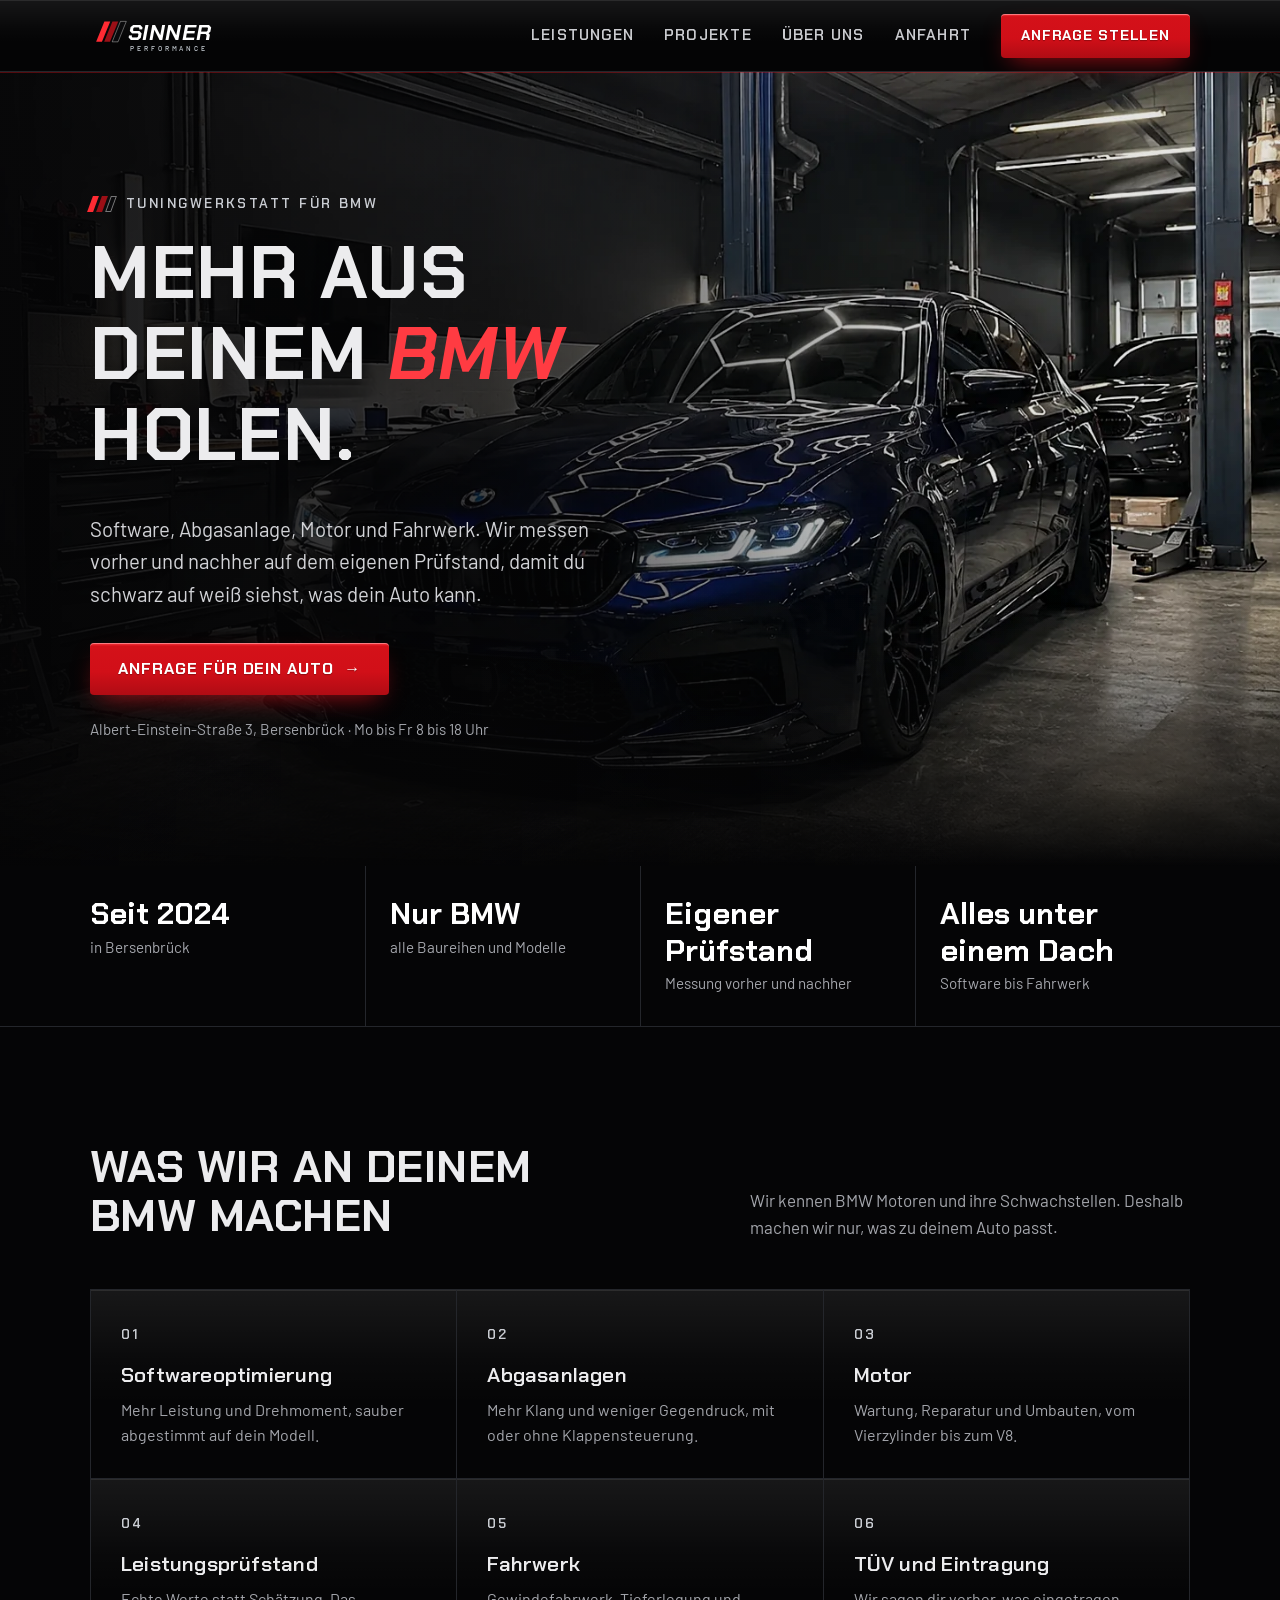
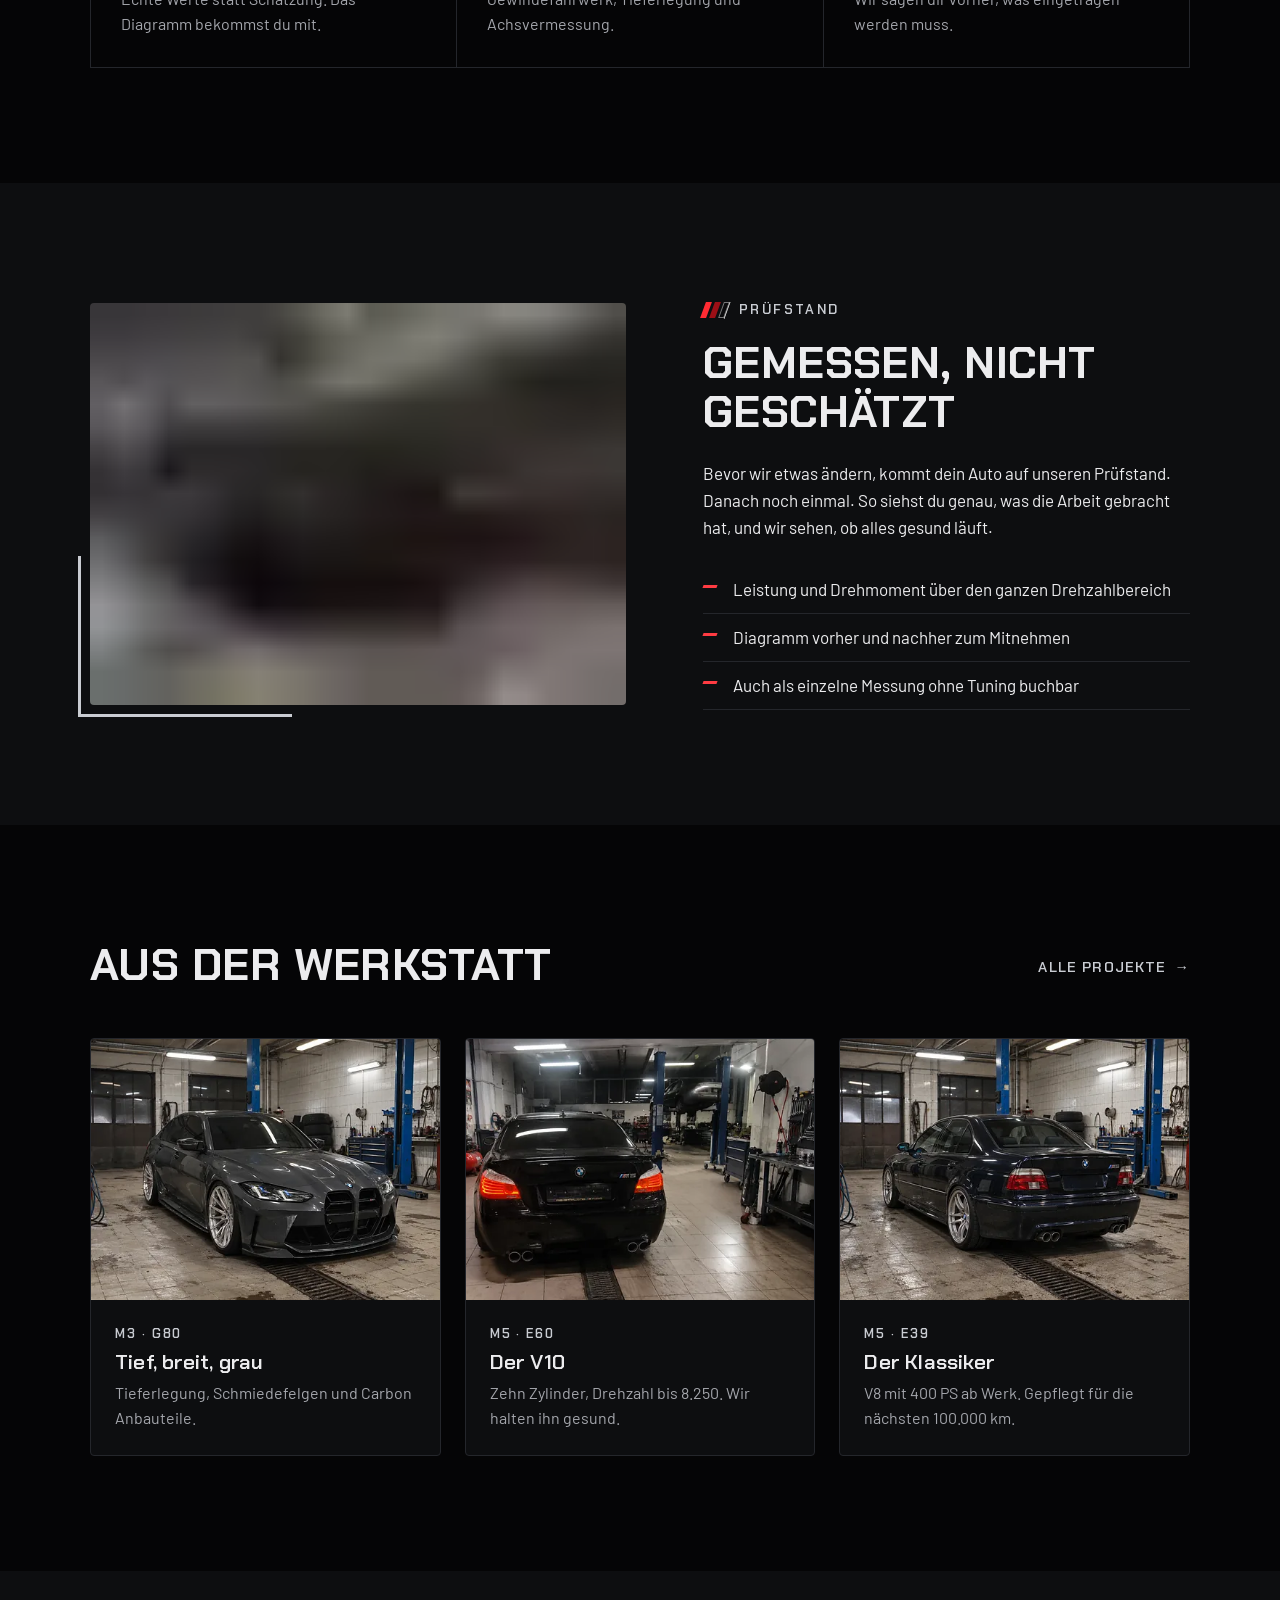
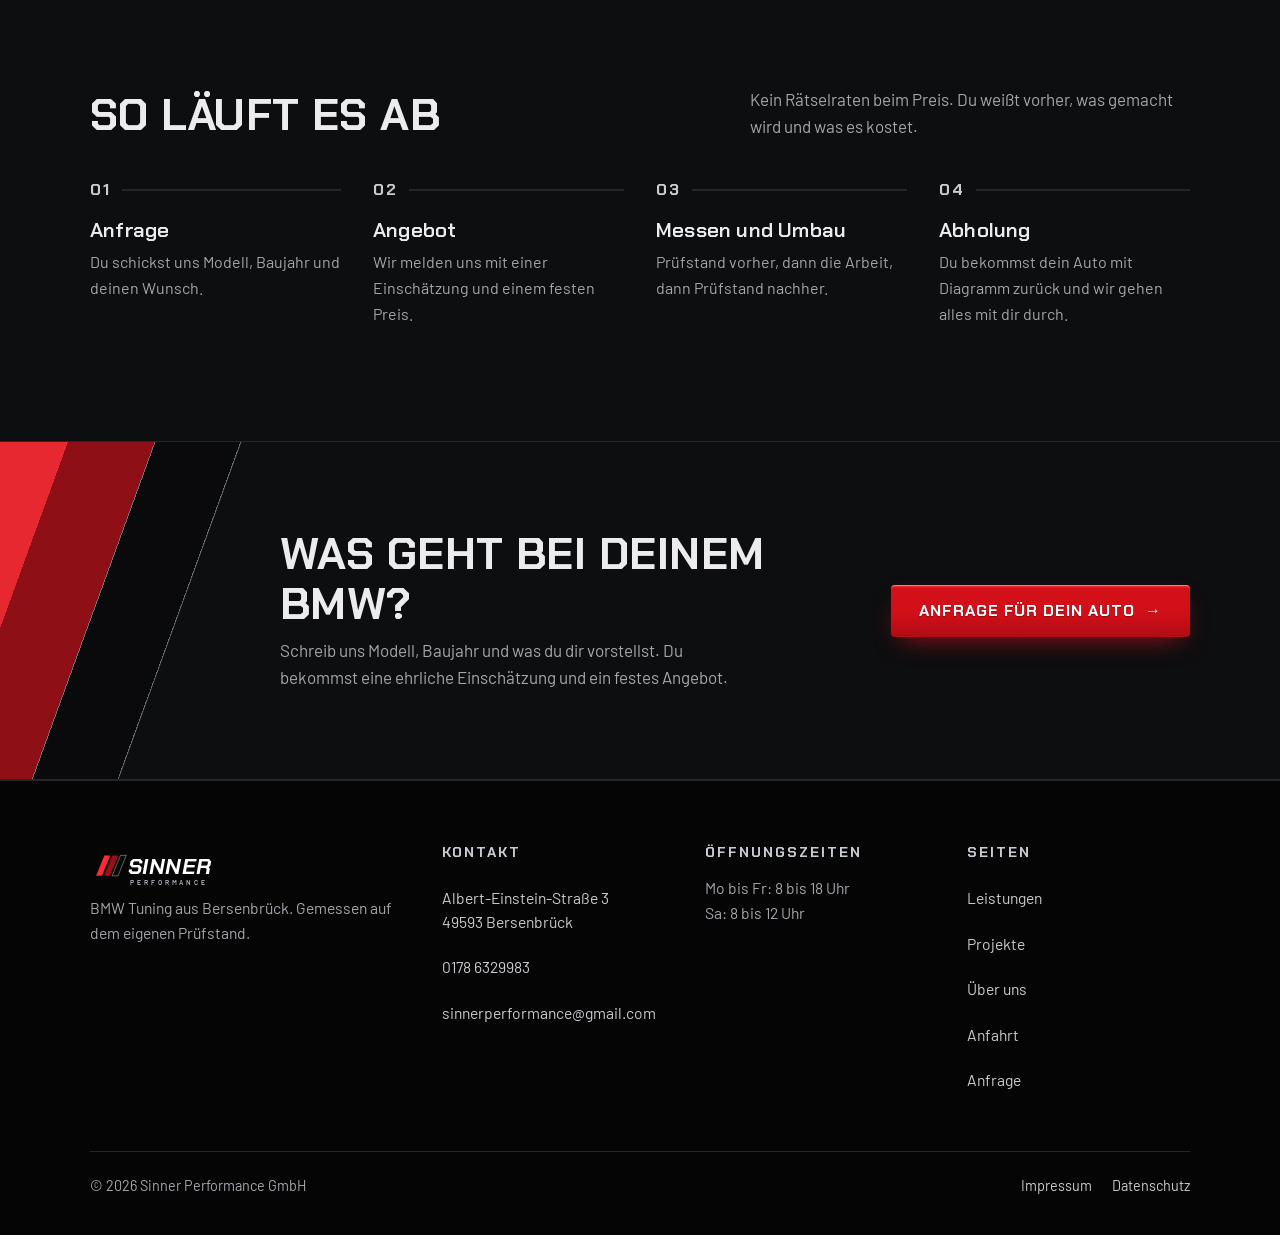
<file: index.html>
<!doctype html>
<html lang="de" class="no-js">
<head>
<meta charset="utf-8">
<meta name="viewport" content="width=device-width, initial-scale=1">
<meta name="robots" content="noindex"><title>BMW Tuning in Bersenbrück | Sinner Performance</title>
<meta name="description" content="Softwareoptimierung, Abgasanlagen, Motor und Fahrwerk für alle BMW Modelle, vom Alltagsauto bis zum M. Vorher und nachher gemessen auf unserem Prüfstand in Bersenbrück.">

<link rel="icon" href="assets/favicon.svg?v=20261124c" type="image/svg+xml">
<link rel="apple-touch-icon" href="assets/apple-touch-icon.png?v=20261124c">
<meta name="theme-color" content="#050506">
<link rel="stylesheet" href="assets/css/style.min.css?v=20261124c">
<meta property="og:type" content="website">
<meta property="og:locale" content="de_DE">
<meta property="og:site_name" content="Sinner Performance">
<meta property="og:title" content="BMW Tuning in Bersenbrück | Sinner Performance">
<meta property="og:description" content="Softwareoptimierung, Abgasanlagen, Motor und Fahrwerk für alle BMW Modelle, vom Alltagsauto bis zum M. Vorher und nachher gemessen auf unserem Prüfstand in Bersenbrück.">
<meta property="og:image" content="https://www.sinner-performance.de/assets/img/og-bild.jpg">
<meta property="og:image:width" content="1200">
<meta property="og:image:height" content="630">
<meta property="og:image:alt" content="Dunkelblauer BMW M5 in der Werkstatt von Sinner Performance mit Schriftzug">
<meta name="twitter:card" content="summary_large_image">
<meta name="twitter:title" content="BMW Tuning in Bersenbrück | Sinner Performance">
<meta name="twitter:description" content="Softwareoptimierung, Abgasanlagen, Motor und Fahrwerk für alle BMW Modelle, vom Alltagsauto bis zum M. Vorher und nachher gemessen auf unserem Prüfstand in Bersenbrück.">
<meta name="twitter:image" content="https://www.sinner-performance.de/assets/img/og-bild.jpg">
<script type="application/ld+json">{"@context": "https://schema.org", "@type": "AutoRepair", "@id": "https://www.sinner-performance.de/#betrieb", "name": "Sinner Performance", "description": "Tuningwerkstatt in Bersenbrück für alle BMW Modelle: Softwareoptimierung, Abgasanlagen, Motor, Fahrwerk und Leistungsprüfstand.", "url": "https://www.sinner-performance.de/", "logo": "https://www.sinner-performance.de/assets/favicon.svg", "image": "https://www.sinner-performance.de/assets/img/og-bild.jpg", "telephone": "+491786329983", "email": "sinnerperformance@gmail.com", "address": {"@type": "PostalAddress", "streetAddress": "Albert-Einstein-Straße 3", "postalCode": "49593", "addressLocality": "Bersenbrück", "addressRegion": "Niedersachsen", "addressCountry": "DE"}, "areaServed": ["Bersenbrück", "Osnabrücker Land", "Niedersachsen"], "openingHoursSpecification": [{"@type": "OpeningHoursSpecification", "dayOfWeek": ["Monday", "Tuesday", "Wednesday", "Thursday", "Friday"], "opens": "08:00", "closes": "18:00"}, {"@type": "OpeningHoursSpecification", "dayOfWeek": "Saturday", "opens": "08:00", "closes": "12:00"}], "hasMap": "https://www.google.com/maps/search/?api=1&query=Albert-Einstein-Stra%C3%9Fe+3%2C+49593+Bersenbr%C3%BCck", "knowsAbout": ["BMW", "BMW M", "Softwareoptimierung", "Abgasanlagen", "Fahrwerk", "Leistungsprüfstand"]}</script>
</head><body class="page-index">
<a class="skip-link" href="#inhalt">Zum Inhalt springen</a>
<header class="site-header">
  <div class="wrap">
    <a class="logo" href="index.html" aria-label="Zur Startseite"><svg viewBox="0 0 200 52" width="154" height="40" aria-hidden="true" focusable="false">
  <g transform="skewX(-22)"><rect x="22" y="6" width="8" height="28" fill="#ff2b33"/><rect x="33" y="6" width="8" height="28" fill="#9c0f16"/><rect x="44" y="6" width="8" height="28" fill="#0a0a0c" stroke="rgba(255,255,255,.45)" stroke-width="1"/></g>
  <text x="52" y="32" font-family="Chakra Petch, sans-serif" font-weight="700" font-style="italic" font-size="31" fill="#ffffff" letter-spacing=".5">SINNER</text>
  <text x="54" y="47" font-family="Barlow, sans-serif" font-weight="500" font-size="9.4" letter-spacing="4.1" fill="#c9cfd6">PERFORMANCE</text>
</svg></a>
    <button class="menu-toggle" type="button" aria-expanded="false" aria-controls="hauptmenue" aria-label="Menü öffnen"><span></span></button>
    <nav class="nav" id="hauptmenue" aria-label="Hauptmenü">
      <a href="leistungen.html">Leistungen</a>
      <a href="projekte.html">Projekte</a>
      <a href="ueber-uns.html">Über uns</a>
      <a href="anfahrt.html">Anfahrt</a>
      <a class="btn btn--primary" href="anfrage.html">Anfrage stellen</a>
    </nav>
  </div>
</header>
<main id="inhalt">
<section class="hero">
  <div class="hero__img"><img src="assets/img/m5-f90-front-800.webp?v=d1564c31" srcset="assets/img/m5-f90-front-480.webp?v=42c9d5f5 480w, assets/img/m5-f90-front-800.webp?v=d1564c31 800w, assets/img/m5-f90-front-1100.webp?v=10d33b54 1100w, assets/img/m5-f90-front.webp?v=6ea53eb7 1448w, assets/img/m5-f90-front-2200.webp?v=62e50e2f 2200w" sizes="100vw" width="1448" height="1086" alt="Dunkelblauer BMW M5 F90 mit schwarzen Felgen und leuchtenden Scheinwerfern in der Werkstatt unter wabenförmigen LED Lampen" style="background:#0d0e10 url([data-uri]) center/cover no-repeat" fetchpriority="high"></div>
  <div class="wrap">
    <p class="eyebrow"><span class="stripes" aria-hidden="true"><i></i><i></i><i></i></span>Tuningwerkstatt für BMW</p>
    <h1>Mehr aus deinem <em>BMW</em> holen.</h1>
    <p class="lead">Software, Abgasanlage, Motor und Fahrwerk. Wir messen vorher und nachher auf dem eigenen Prüfstand, damit du schwarz auf weiß siehst, was dein Auto kann.</p>
    <a class="btn btn--primary" href="anfrage.html">Anfrage für dein Auto <span class="arrow" aria-hidden="true">&rarr;</span></a>
    <p class="hero__meta">Albert-Einstein-Straße 3, Bersenbrück &middot; Mo bis Fr 8 bis 18 Uhr</p>
  </div>
</section>

<section class="facts" aria-label="Kurz zu uns">
  <div class="wrap">
    <ul>
      <!-- PLATZHALTER: Gründungsjahr bestätigen (siehe OFFENE-PUNKTE.txt) -->
      <li class="reveal"><strong>Seit 2024</strong><span>in Bersenbrück</span></li>
      <li class="reveal"><strong>Nur BMW</strong><span>alle Baureihen und Modelle</span></li>
      <li class="reveal"><strong>Eigener Prüfstand</strong><span>Messung vorher und nachher</span></li>
      <li class="reveal"><strong>Alles unter einem Dach</strong><span>Software bis Fahrwerk</span></li>
    </ul>
  </div>
</section>

<section class="section" aria-labelledby="leistungen-titel">
  <div class="wrap">
    <div class="section-head reveal">
      <h2 id="leistungen-titel">Was wir an deinem BMW machen</h2>
      <p>Wir kennen BMW Motoren und ihre Schwachstellen. Deshalb machen wir nur, was zu deinem Auto passt.</p>
    </div>
    <div class="tiles reveal">
      <a class="tile" href="leistungen.html#software"><span class="tile__no">01</span><h3>Softwareoptimierung</h3><p>Mehr Leistung und Drehmoment, sauber abgestimmt auf dein Modell.</p></a>
      <a class="tile" href="leistungen.html#abgasanlage"><span class="tile__no">02</span><h3>Abgasanlagen</h3><p>Mehr Klang und weniger Gegendruck, mit oder ohne Klappensteuerung.</p></a>
      <a class="tile" href="leistungen.html#motor"><span class="tile__no">03</span><h3>Motor</h3><p>Wartung, Reparatur und Umbauten, vom Vierzylinder bis zum V8.</p></a>
      <a class="tile" href="leistungen.html#pruefstand"><span class="tile__no">04</span><h3>Leistungsprüfstand</h3><p>Echte Werte statt Schätzung. Das Diagramm bekommst du mit.</p></a>
      <a class="tile" href="leistungen.html#fahrwerk"><span class="tile__no">05</span><h3>Fahrwerk</h3><p>Gewindefahrwerk, Tieferlegung und Achsvermessung.</p></a>
      <a class="tile" href="leistungen.html#fragen"><span class="tile__no">06</span><h3>TÜV und Eintragung</h3><p>Wir sagen dir vorher, was eingetragen werden muss.</p></a>
    </div>
  </div>
</section>

<section class="section section--alt" aria-labelledby="pruefstand-titel">
  <div class="wrap split">
    <div class="split__media reveal"><img src="assets/img/m5-f90-pruefstand-800.webp?v=7977459d" srcset="assets/img/m5-f90-pruefstand-480.webp?v=6b820378 480w, assets/img/m5-f90-pruefstand-800.webp?v=7977459d 800w, assets/img/m5-f90-pruefstand-1100.webp?v=3f682d68 1100w, assets/img/m5-f90-pruefstand.webp?v=d8679620 1448w" sizes="(max-width: 820px) calc(100vw - 32px), 560px" width="1448" height="1086" alt="Dunkelblauer BMW M5 F90 von hinten auf dem Leistungsprüfstand, daneben Bildschirme mit Leistungskurven" style="background:#0d0e10 url([data-uri]) center/cover no-repeat" loading="lazy" decoding="async"></div>
    <div class="reveal">
      <p class="eyebrow"><span class="stripes" aria-hidden="true"><i></i><i></i><i></i></span>Prüfstand</p>
      <h2 id="pruefstand-titel">Gemessen, nicht geschätzt</h2>
      <p>Bevor wir etwas ändern, kommt dein Auto auf unseren Prüfstand. Danach noch einmal. So siehst du genau, was die Arbeit gebracht hat, und wir sehen, ob alles gesund läuft.</p>
      <ul class="checklist">
        <li>Leistung und Drehmoment über den ganzen Drehzahlbereich</li>
        <li>Diagramm vorher und nachher zum Mitnehmen</li>
        <li>Auch als einzelne Messung ohne Tuning buchbar</li>
      </ul>
    </div>
  </div>
</section>

<section class="section" aria-labelledby="projekte-titel">
  <div class="wrap">
    <div class="section-head reveal">
      <h2 id="projekte-titel">Aus der Werkstatt</h2>
      <a class="link-arrow" href="projekte.html">Alle Projekte <span aria-hidden="true">&rarr;</span></a>
    </div>
    <div class="cards cards--home">
      <article class="card reveal">
        <div class="card__img"><img src="assets/img/m3-g80-front-800.webp?v=21cb40dc" srcset="assets/img/m3-g80-front-480.webp?v=6fac02a7 480w, assets/img/m3-g80-front-800.webp?v=21cb40dc 800w, assets/img/m3-g80-front-1100.webp?v=c1a32980 1100w, assets/img/m3-g80-front.webp?v=928fcf48 1448w" sizes="(max-width: 820px) 100vw, 33vw" width="1448" height="1086" alt="Grauer BMW M3 G80 mit silbernen Felgen und Carbon Frontsplitter in der Werkstatt" style="background:#0d0e10 url([data-uri]) center/cover no-repeat" loading="lazy" decoding="async"></div>
        <div class="card__body"><span class="card__tag">M3 &middot; G80</span><h3>Tief, breit, grau</h3><p>Tieferlegung, Schmiedefelgen und Carbon Anbauteile.</p></div>
      </article>
      <article class="card reveal">
        <div class="card__img"><img src="assets/img/m5-e60-heck-800.webp?v=cbd48821" srcset="assets/img/m5-e60-heck-480.webp?v=de14609c 480w, assets/img/m5-e60-heck-800.webp?v=cbd48821 800w, assets/img/m5-e60-heck-1100.webp?v=0607239f 1100w, assets/img/m5-e60-heck.webp?v=61034ba1 1448w" sizes="(max-width: 820px) 100vw, 33vw" width="1448" height="1086" alt="Schwarzer BMW M5 E60 von hinten in der Werkstatt, im Hintergrund ein Auto auf der Hebebühne" style="background:#0d0e10 url([data-uri]) center/cover no-repeat" loading="lazy" decoding="async"></div>
        <div class="card__body"><span class="card__tag">M5 &middot; E60</span><h3>Der V10</h3><p>Zehn Zylinder, Drehzahl bis 8.250. Wir halten ihn gesund.</p></div>
      </article>
      <article class="card reveal">
        <div class="card__img"><img src="assets/img/m5-e39-heck-800.webp?v=dd113245" srcset="assets/img/m5-e39-heck-480.webp?v=d3694e5d 480w, assets/img/m5-e39-heck-800.webp?v=dd113245 800w, assets/img/m5-e39-heck-1100.webp?v=cedf3ab3 1100w, assets/img/m5-e39-heck.webp?v=18437c0f 1448w" sizes="(max-width: 820px) 100vw, 33vw" width="1448" height="1086" alt="Dunkelblauer BMW M5 E39 von schräg hinten mit silbernen Felgen in einer gefliesten Werkstatt" style="background:#0d0e10 url([data-uri]) center/cover no-repeat" loading="lazy" decoding="async"></div>
        <div class="card__body"><span class="card__tag">M5 &middot; E39</span><h3>Der Klassiker</h3><p>V8 mit 400 PS ab Werk. Gepflegt für die nächsten 100.000 km.</p></div>
      </article>
    </div>
  </div>
</section>

<section class="section section--alt" aria-labelledby="ablauf-titel">
  <div class="wrap">
    <div class="section-head reveal">
      <h2 id="ablauf-titel">So läuft es ab</h2>
      <p>Kein Rätselraten beim Preis. Du weißt vorher, was gemacht wird und was es kostet.</p>
    </div>
    <ol class="steps">
      <li class="reveal"><h3>Anfrage</h3><p>Du schickst uns Modell, Baujahr und deinen Wunsch.</p></li>
      <li class="reveal"><h3>Angebot</h3><p>Wir melden uns mit einer Einschätzung und einem festen Preis.</p></li>
      <li class="reveal"><h3>Messen und Umbau</h3><p>Prüfstand vorher, dann die Arbeit, dann Prüfstand nachher.</p></li>
      <li class="reveal"><h3>Abholung</h3><p>Du bekommst dein Auto mit Diagramm zurück und wir gehen alles mit dir durch.</p></li>
    </ol>
  </div>
</section>

<section class="cta" aria-labelledby="cta-titel">
  <div class="wrap reveal">
    <div>
      <h2 id="cta-titel">Was geht bei deinem BMW?</h2>
      <p>Schreib uns Modell, Baujahr und was du dir vorstellst. Du bekommst eine ehrliche Einschätzung und ein festes Angebot.</p>
    </div>
    <a class="btn btn--primary" href="anfrage.html">Anfrage für dein Auto <span class="arrow" aria-hidden="true">&rarr;</span></a>
  </div>
</section>
</main>
<footer class="site-footer">
  <div class="wrap">
    <div class="footer-grid">
      <div>
        <a class="logo" href="index.html" aria-label="Zur Startseite"><svg viewBox="0 0 200 52" width="154" height="40" aria-hidden="true" focusable="false">
  <g transform="skewX(-22)"><rect x="22" y="6" width="8" height="28" fill="#ff2b33"/><rect x="33" y="6" width="8" height="28" fill="#9c0f16"/><rect x="44" y="6" width="8" height="28" fill="#0a0a0c" stroke="rgba(255,255,255,.45)" stroke-width="1"/></g>
  <text x="52" y="32" font-family="Chakra Petch, sans-serif" font-weight="700" font-style="italic" font-size="31" fill="#ffffff" letter-spacing=".5">SINNER</text>
  <text x="54" y="47" font-family="Barlow, sans-serif" font-weight="500" font-size="9.4" letter-spacing="4.1" fill="#c9cfd6">PERFORMANCE</text>
</svg></a>
        <p class="footer-claim">BMW Tuning aus Bersenbrück. Gemessen auf dem eigenen Prüfstand.</p>
      </div>
      <div>
        <h2>Kontakt</h2>
        <ul class="tap-list">
          <li><a href="anfahrt.html">Albert-Einstein-Straße 3<br>49593 Bersenbrück</a></li>
          <li><a href="tel:+491786329983">0178 6329983</a></li>
          <li><a href="mailto:sinnerperformance@gmail.com">sinnerperformance@gmail.com</a></li>
        </ul>
      </div>
      <div>
        <h2>Öffnungszeiten</h2>
        <p>Mo bis Fr: 8 bis 18 Uhr<br>Sa: 8 bis 12 Uhr</p>
      </div>
      <div class="footer-col--nav">
        <h2>Seiten</h2>
        <ul class="tap-list">
          <li><a href="leistungen.html">Leistungen</a></li>
          <li><a href="projekte.html">Projekte</a></li>
          <li><a href="ueber-uns.html">Über uns</a></li>
          <li><a href="anfahrt.html">Anfahrt</a></li>
          <li><a href="anfrage.html">Anfrage</a></li>
        </ul>
      </div>
    </div>
    <div class="footer-bottom">
      <span>&copy; <span id="year">2026</span> Sinner Performance GmbH</span>
      <ul class="tap-list tap-list--row">
        <li><a href="impressum.html">Impressum</a></li>
        <li><a href="datenschutz.html">Datenschutz</a></li>
      </ul>
    </div>
  </div>
</footer>
<nav class="mobile-cta" aria-label="Schnellanfrage"><a class="btn btn--primary" href="anfrage.html">Anfrage für dein Auto <span class="arrow" aria-hidden="true">&rarr;</span></a></nav>
<script src="assets/js/main.js?v=20261124c" defer></script>
<script>document.querySelector("form[data-preview]")?.addEventListener("submit",e=>{e.preventDefault();const s=document.getElementById("form-status");s.textContent="Vorschau: Das Formular verschickt erst etwas, wenn die Seite online auf deinem Webspace liegt.";s.className="form-status is-visible form-status--ok";});</script></body>
</html>
</file>
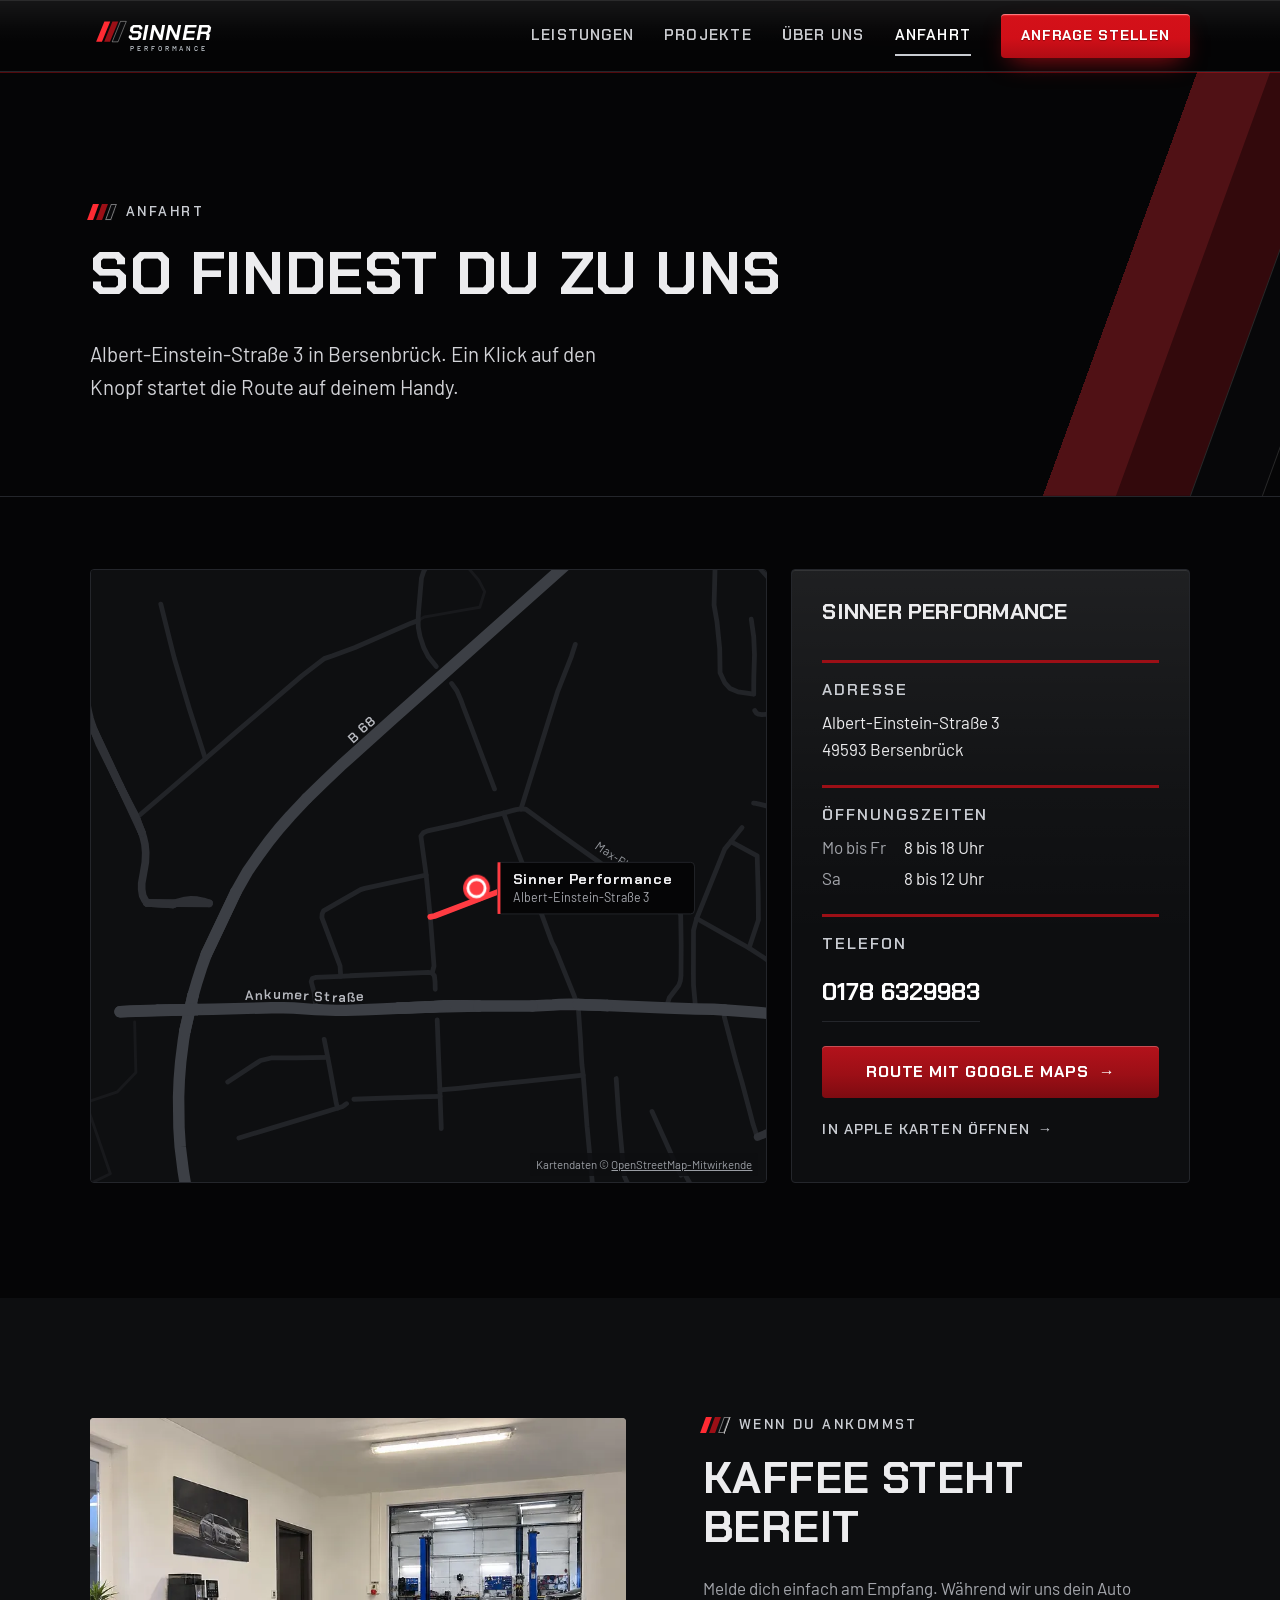
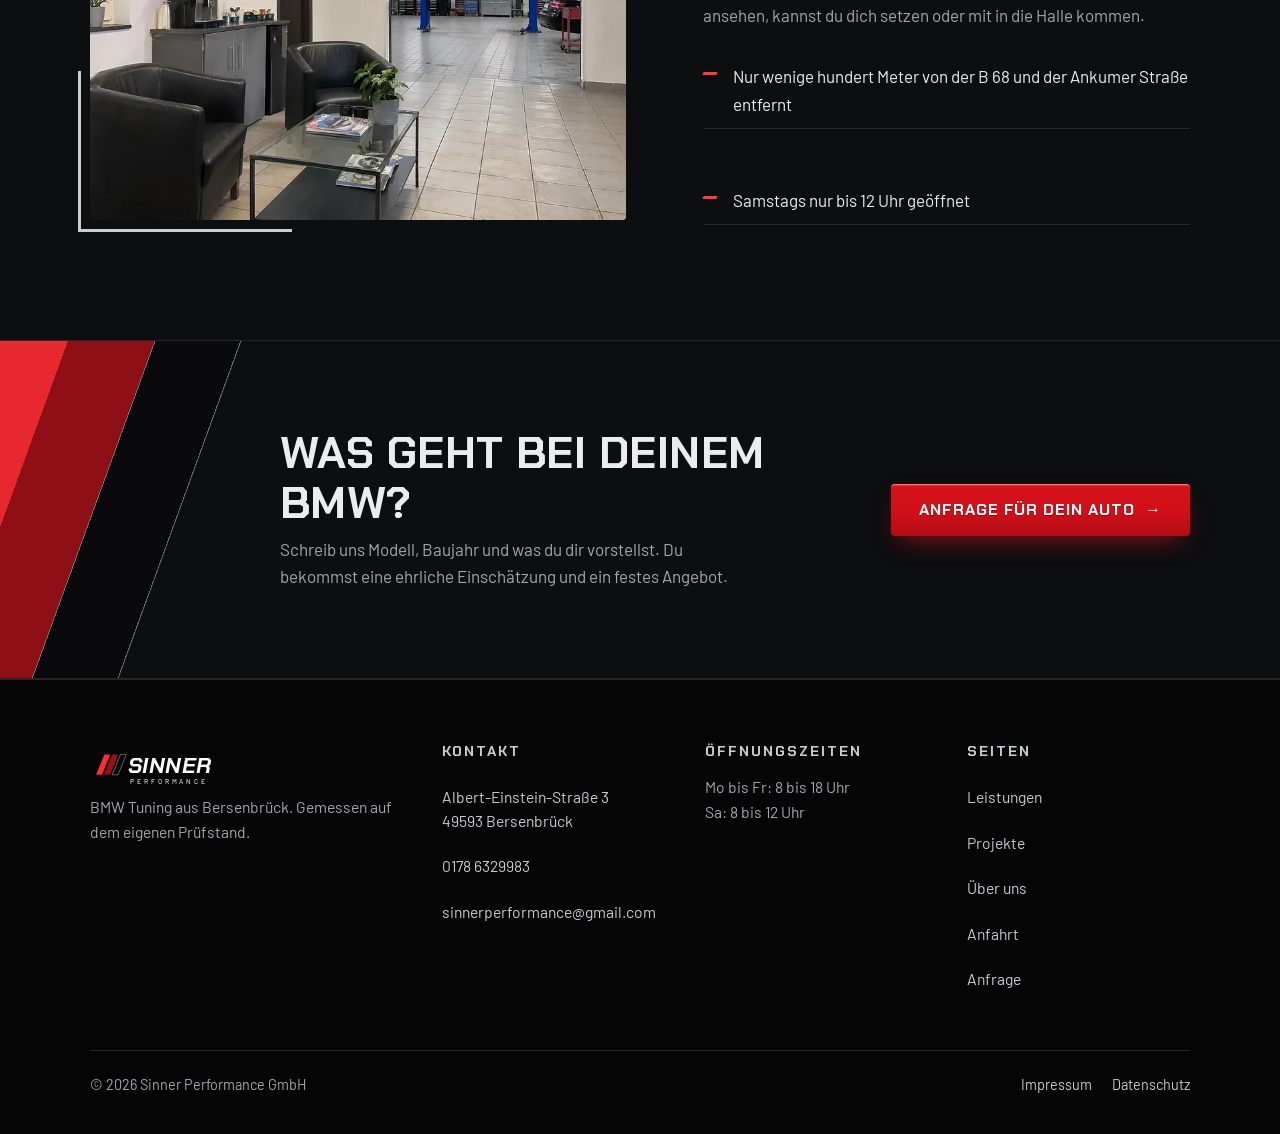
<file: anfahrt.html>
<!doctype html>
<html lang="de" class="no-js">
<head>
<meta charset="utf-8">
<meta name="viewport" content="width=device-width, initial-scale=1">
<meta name="robots" content="noindex"><title>Anfahrt: Albert-Einstein-Straße 3, Bersenbrück | Sinner Performance</title>
<meta name="description" content="So findest du Sinner Performance: Albert-Einstein-Straße 3 in 49593 Bersenbrück. Mit Karte, Öffnungszeiten und Route in Google Maps.">

<link rel="icon" href="assets/favicon.svg?v=20261124c" type="image/svg+xml">
<link rel="apple-touch-icon" href="assets/apple-touch-icon.png?v=20261124c">
<meta name="theme-color" content="#050506">
<link rel="stylesheet" href="assets/css/style.min.css?v=20261124c">

<meta property="og:type" content="website">
<meta property="og:locale" content="de_DE">
<meta property="og:site_name" content="Sinner Performance">
<meta property="og:title" content="Anfahrt: Albert-Einstein-Straße 3, Bersenbrück | Sinner Performance">
<meta property="og:description" content="So findest du Sinner Performance: Albert-Einstein-Straße 3 in 49593 Bersenbrück. Mit Karte, Öffnungszeiten und Route in Google Maps.">
<meta property="og:image" content="https://www.sinner-performance.de/assets/img/og-bild.jpg">
<meta property="og:image:width" content="1200">
<meta property="og:image:height" content="630">
<meta property="og:image:alt" content="Dunkelblauer BMW M5 in der Werkstatt von Sinner Performance mit Schriftzug">
<meta name="twitter:card" content="summary_large_image">
<meta name="twitter:title" content="Anfahrt: Albert-Einstein-Straße 3, Bersenbrück | Sinner Performance">
<meta name="twitter:description" content="So findest du Sinner Performance: Albert-Einstein-Straße 3 in 49593 Bersenbrück. Mit Karte, Öffnungszeiten und Route in Google Maps.">
<meta name="twitter:image" content="https://www.sinner-performance.de/assets/img/og-bild.jpg">
<script type="application/ld+json">{"@context": "https://schema.org", "@type": "AutoRepair", "@id": "https://www.sinner-performance.de/#betrieb", "name": "Sinner Performance", "description": "Tuningwerkstatt in Bersenbrück für alle BMW Modelle: Softwareoptimierung, Abgasanlagen, Motor, Fahrwerk und Leistungsprüfstand.", "url": "https://www.sinner-performance.de/", "logo": "https://www.sinner-performance.de/assets/favicon.svg", "image": "https://www.sinner-performance.de/assets/img/og-bild.jpg", "telephone": "+491786329983", "email": "sinnerperformance@gmail.com", "address": {"@type": "PostalAddress", "streetAddress": "Albert-Einstein-Straße 3", "postalCode": "49593", "addressLocality": "Bersenbrück", "addressRegion": "Niedersachsen", "addressCountry": "DE"}, "areaServed": ["Bersenbrück", "Osnabrücker Land", "Niedersachsen"], "openingHoursSpecification": [{"@type": "OpeningHoursSpecification", "dayOfWeek": ["Monday", "Tuesday", "Wednesday", "Thursday", "Friday"], "opens": "08:00", "closes": "18:00"}, {"@type": "OpeningHoursSpecification", "dayOfWeek": "Saturday", "opens": "08:00", "closes": "12:00"}], "hasMap": "https://www.google.com/maps/search/?api=1&query=Albert-Einstein-Stra%C3%9Fe+3%2C+49593+Bersenbr%C3%BCck", "knowsAbout": ["BMW", "BMW M", "Softwareoptimierung", "Abgasanlagen", "Fahrwerk", "Leistungsprüfstand"]}</script>
<script type="application/ld+json">{"@context": "https://schema.org", "@type": "BreadcrumbList", "itemListElement": [{"@type": "ListItem", "position": 1, "name": "Startseite", "item": "https://www.sinner-performance.de/"}, {"@type": "ListItem", "position": 2, "name": "Anfahrt", "item": "https://www.sinner-performance.de/anfahrt"}]}</script>
</head><body class="page-anfahrt">
<a class="skip-link" href="#inhalt">Zum Inhalt springen</a>
<header class="site-header">
  <div class="wrap">
    <a class="logo" href="index.html" aria-label="Zur Startseite"><svg viewBox="0 0 200 52" width="154" height="40" aria-hidden="true" focusable="false">
  <g transform="skewX(-22)"><rect x="22" y="6" width="8" height="28" fill="#ff2b33"/><rect x="33" y="6" width="8" height="28" fill="#9c0f16"/><rect x="44" y="6" width="8" height="28" fill="#0a0a0c" stroke="rgba(255,255,255,.45)" stroke-width="1"/></g>
  <text x="52" y="32" font-family="Chakra Petch, sans-serif" font-weight="700" font-style="italic" font-size="31" fill="#ffffff" letter-spacing=".5">SINNER</text>
  <text x="54" y="47" font-family="Barlow, sans-serif" font-weight="500" font-size="9.4" letter-spacing="4.1" fill="#c9cfd6">PERFORMANCE</text>
</svg></a>
    <button class="menu-toggle" type="button" aria-expanded="false" aria-controls="hauptmenue" aria-label="Menü öffnen"><span></span></button>
    <nav class="nav" id="hauptmenue" aria-label="Hauptmenü">
      <a href="leistungen.html">Leistungen</a>
      <a href="projekte.html">Projekte</a>
      <a href="ueber-uns.html">Über uns</a>
      <a href="anfahrt.html" aria-current="page">Anfahrt</a>
      <a class="btn btn--primary" href="anfrage.html">Anfrage stellen</a>
    </nav>
  </div>
</header>
<main id="inhalt"><section class="page-head">
  <div class="wrap">
    <p class="eyebrow"><span class="stripes" aria-hidden="true"><i></i><i></i><i></i></span>Anfahrt</p>
    <h1>So findest du zu uns</h1>
    <p class="lead">Albert-Einstein-Straße 3 in Bersenbrück. Ein Klick auf den Knopf startet die Route auf deinem Handy.</p>
  </div>
</section>
<section class="section section--tight">
  <div class="wrap map-layout">
    <figure class="map reveal">
      <svg class="map-svg" viewBox="0 0 1000 640" role="img" aria-labelledby="karte-titel karte-text" preserveAspectRatio="xMidYMid slice"><title id="karte-titel">Lageplan Sinner Performance</title><desc id="karte-text">Vereinfachte Karte von Bersenbrück. Die Werkstatt liegt an der Albert-Einstein-Straße 3, in der Nähe der B 68, der Ankumer Straße und der Nortruper Straße.</desc><rect width="1000" height="640" fill="var(--map-bg)"/><defs><path id="lbl0" d="M372.2 239.1 L391.3 220.5 L407.9 204.9 L464.1 154.4 L507.6 115.7"/><path id="lbl1" d="M274.2 459.6 L335.5 457.9 L348.2 457.9 L358.6 458.3 L381.6 459.9 L389.8 460.2 L403.1 460.7 L405.8 460.7 L413.3 460.7 L431.6 460.1 L451.1 459.3 L467.7 458.5"/><path id="lbl6" d="M578.3 254.3 L591.3 250.7 L596.5 250.0 L601.6 250.3 L634.3 274.3 L634.8 274.6 L691.4 314.9 L708.0 325.4 L758.8 352.8 L762.2 356.3 L763.6 361.2 L764.1 392.3 L763.9 424.4 L763.2 430.0 L761.5 434.7 L751.7 447.5 L750.2 452.1 L750.1 455.1 L750.0 458.3"/></defs><g fill="none" stroke="var(--map-minor)" stroke-width="3" stroke-linecap="round" stroke-linejoin="round"><path d="M50.1 688.7 L166.9 631.6 L141.3 557.1 L115.1 480.7"/><path d="M141.3 557.1 L174.3 545.9 L193.6 525.7 L192.3 472.9"/><path d="M488.9 52.8 L495.3 49.2 L506.7 47.2 L536.2 42.0 L553.4 39.0 L558.5 22.7 L552.3 10.7 L541.5 -2.0 L535.9 -6.0"/></g><g fill="none" stroke="var(--map-road)" stroke-width="5" stroke-linecap="round" stroke-linejoin="round"><path d="M414.0 558.3 L412.1 559.7 L410.1 561.2 L404.9 562.9 L394.8 566.0 L336.4 583.6 L301.4 594.2"/><path d="M508.8 470.7 L508.9 472.2 L510.4 512.0 L510.6 517.6 L510.9 524.2 L511.6 542.2 L511.7 544.0 L511.9 550.6 L512.5 567.3 L513.0 579.9 L513.1 584.4"/><path d="M681.8 683.4 L679.2 680.4 L676.6 672.9 L672.1 651.0 L666.0 585.9 L665.6 581.9 L664.3 564.1 L661.6 528.5 L660.3 517.9 L659.5 505.6 L658.9 492.8 L658.0 480.3 L656.4 456.9 L656.4 454.5"/><path d="M696.1 532.0 L698.9 573.4 L704.5 634.1 L709.7 645.3 L716.2 657.4 L717.6 660.2"/><path d="M767.5 631.1 L768.6 633.3 L791.0 673.6 L794.2 683.7 L793.8 695.0 L773.8 736.0 L761.6 760.5 L757.5 769.1 L724.6 781.3 L657.7 805.7 L654.0 808.5 L591.7 831.6 L588.2 831.6"/><path d="M851.2 663.6 L854.6 675.2 L850.2 676.5 L828.9 685.0"/><path d="M896.6 654.6 L960.5 627.5 L1029.2 577.0"/><path d="M421.6 553.7 L467.5 552.1 L472.0 551.9 L489.1 551.3 L511.9 550.6"/><path d="M511.7 544.0 L530.9 542.2 L566.4 538.4 L600.4 534.9 L635.2 531.3 L661.6 528.5"/><path d="M764.0 633.2 L762.8 631.1 L762.1 629.8 L733.6 566.4"/><path d="M809.4 460.4 L809.2 463.5 L809.2 467.5 L821.6 514.8 L827.9 536.5 L832.1 552.4 L835.8 566.4 L839.4 580.2 L842.7 590.3 L844.1 593.3"/><path d="M394.4 509.9 L361.3 510.5 L359.6 510.5 L335.2 510.5 L324.1 513.2 L319.0 516.4 L289.7 535.6"/><path d="M390.6 491.0 L394.4 509.9 L396.7 522.0 L403.1 556.8 L403.8 559.9 L404.9 562.9"/><path d="M910.2 469.4 L910.0 471.8 L909.7 475.4 L911.3 489.5 L913.6 497.3 L917.3 505.1 L924.6 521.2 L927.4 527.7 L938.8 551.7"/><path d="M407.9 425.1 L407.6 419.8 L407.2 414.2 L388.2 363.6 L388.5 359.8 L389.1 358.4 L389.9 356.6 L412.7 343.6 L428.8 334.4 L433.0 333.1 L497.3 319.1"/><path d="M503.5 421.6 L499.6 420.9 L417.6 424.5 L411.6 424.9 L407.9 425.1 L381.6 426.2 L378.2 427.4 L377.0 430.6 L380.1 441.8 L381.5 453.9 L381.6 459.9"/><path d="M656.4 454.5 L653.6 449.5 L652.0 445.1 L650.6 441.6 L633.4 399.0 L632.0 395.6 L628.8 389.3 L619.5 364.0 L611.2 341.2 L604.6 324.3 L592.5 293.1 L589.7 285.8 L578.3 254.3"/><path d="M779.0 459.2 L779.0 456.4 L777.0 434.4 L776.9 422.4 L777.0 377.0 L780.3 364.6 L782.8 358.4 L809.6 292.0 L816.1 284.1 L827.8 269.5"/><path d="M885.8 418.2 L882.5 418.5 L876.7 418.9 L868.4 417.1 L835.1 395.5 L816.2 384.8 L787.2 368.5 L780.3 364.6"/><path d="M1086.6 362.0 L1038.8 377.6 L986.0 394.9 L980.1 397.7 L972.0 403.7 L952.6 418.9 L919.4 444.8 L918.3 446.8 L916.7 449.4"/><path d="M604.6 324.3 L561.3 341.0 L506.1 362.0 L501.6 362.9"/><path d="M750.0 458.3 L750.1 455.1 L750.2 452.1 L751.7 447.5 L761.5 434.7 L763.2 430.0 L763.9 424.4 L764.1 392.3 L763.6 361.2 L762.2 356.3 L758.8 352.8 L708.0 325.4 L691.4 314.9 L634.8 274.6 L634.3 274.3 L601.6 250.3 L596.5 250.0 L591.3 250.7 L578.3 254.3"/><path d="M835.1 395.5 L844.9 366.1 L844.8 351.0 L844.7 338.9 L844.2 320.1 L843.6 299.0 L816.1 284.1"/><path d="M950.7 345.1 L935.5 352.8 L919.5 365.3 L906.8 375.2 L895.7 384.3 L887.7 391.0 L883.7 391.1"/><path d="M488.9 52.8 L481.5 55.6 L422.9 81.1 L399.5 89.8 L390.7 92.7 L367.2 110.8 L295.4 172.2 L266.3 197.5 L233.9 225.5 L197.4 256.6 L194.0 259.6"/><path d="M578.3 254.3 L556.5 259.4 L543.3 262.8 L530.2 266.1 L528.8 266.4 L498.8 272.9 L494.3 274.9 L492.9 276.9 L491.8 278.5 L497.3 319.1 L501.6 362.9 L504.3 398.0 L505.5 414.4 L505.0 416.4 L503.5 421.6 L505.9 424.6 L506.6 430.5 L506.8 438.6"/><path d="M882.1 254.2 L879.4 254.1 L868.4 250.9 L857.0 247.7 L856.1 247.5 L852.9 246.7 L843.5 244.4 L842.4 244.1 L839.8 243.9"/><path d="M219.7 35.7 L230.2 77.9 L233.9 92.6 L249.6 145.4 L266.3 197.5"/><path d="M568.8 229.0 L542.6 159.7 L536.6 144.1 L533.4 135.4 L529.4 126.3 L523.9 118.7"/><path d="M653.3 77.8 L649.3 90.3 L634.8 127.2 L621.8 169.0 L596.5 250.0"/><path d="M796.4 -69.3 L805.7 -36.3 L800.2 -26.8 L798.5 36.6 L801.6 54.6 L804.4 82.3 L804.8 107.6 L809.6 117.8 L815.3 124.0 L823.6 127.5 L840.0 129.8"/><path d="M841.1 147.1 L842.8 149.7 L845.2 150.9 L848.3 151.3 L864.1 150.4 L884.6 149.1 L892.7 149.2 L894.7 149.1"/><path d="M507.9 101.0 L499.7 90.8 L494.9 81.5 L490.9 69.5 L489.1 60.1 L488.9 52.8 L489.2 44.9"/><path d="M837.4 51.5 L840.0 69.9 L840.8 88.7 L840.1 111.6 L840.0 121.2 L840.0 129.8"/><path d="M36.9 -958.7 L76.7 -955.1 L82.7 -953.2 L103.4 -941.1 L121.3 -921.9 L147.3 -866.5 L166.1 -821.0 L197.1 -694.7 L229.7 -569.6 L245.0 -490.3 L295.2 -250.6 L302.8 -210.7 L303.2 -205.9 L303.5 -202.4 L300.9 -197.9 L294.8 -190.9 L248.8 -145.6 L219.7 -113.9 L189.8 -83.1 L179.6 -73.3 L176.0 -67.0 L143.4 2.6 L132.1 28.0 L129.2 32.4 L126.4 35.3"/><path d="M489.2 44.9 L492.4 8.5 L493.9 3.9 L494.8 1.3 L505.1 -15.6"/><path d="M805.7 -36.3 L811.1 -33.1 L819.5 -27.1 L829.2 -19.3 L841.9 -6.9 L857.1 10.3 L867.3 27.0 L873.1 41.1"/><path d="M901.9 43.7 L905.6 39.5 L907.5 35.7 L917.9 17.5 L930.2 -7.7 L942.6 -42.0 L966.4 -158.1 L971.5 -163.6 L988.4 -166.8 L1075.2 -183.2 L1088.6 -183.5 L1094.9 -183.0 L1150.7 -174.0"/></g><g fill="none" stroke="var(--map-mid)" stroke-width="8" stroke-linecap="round" stroke-linejoin="round"><path d="M844.1 593.3 L853.7 589.1 L866.1 583.6 L884.7 575.4 L938.8 551.7 L955.3 544.3 L996.6 526.1 L1000.8 524.3"/><path d="M199.9 274.7 L201.5 280.0 L203.1 286.7 L203.9 295.6 L203.5 305.8 L201.7 316.4 L199.7 327.8 L199.7 334.2 L200.7 340.5 L203.1 345.2 L205.2 348.2"/><path d="M270.2 348.7 L264.3 346.7 L257.8 345.4 L251.4 345.1 L245.0 345.8 L238.3 347.5 L232.4 349.8"/><path d="M177.0 225.8 L179.1 230.0 L188.4 248.2 L191.8 254.6 L194.0 259.6 L195.0 262.1"/><path d="M883.5 383.1 L882.1 254.2"/><path d="M150.1 168.5 L155.0 181.2 L177.0 225.8"/><path d="M882.0 252.0 L882.5 236.2 L885.8 199.9 L894.0 153.2 L894.7 149.1 L896.6 138.0"/><path d="M-422.3 -570.8 L-394.7 -531.9 L-386.8 -520.6 L-346.5 -472.9 L-263.3 -382.0 L-190.0 -301.8 L-100.6 -203.4 L-83.0 -185.5 L-38.3 -148.2 L26.4 -95.1 L38.9 -84.4 L46.1 -77.0 L58.7 -62.5 L102.1 -8.8 L110.0 2.5 L117.2 15.2 L122.0 24.7 L126.4 35.3 L129.8 46.5 L132.4 59.0 L134.2 72.9 L140.2 124.0 L142.6 141.9 L143.9 148.5 L145.0 153.0 L145.7 155.7 L148.2 163.4 L150.1 168.5"/><path d="M896.6 138.0 L903.2 100.4 L905.0 83.2 L905.3 76.1 L905.0 68.9 L904.0 56.5 L901.9 43.7 L896.6 26.2 L894.0 19.4 L891.3 13.2 L887.2 4.8 L880.8 -6.1 L874.6 -14.9 L847.3 -52.6 L842.5 -59.4 L835.7 -70.4 L833.9 -73.7 L829.5 -83.1 L825.5 -92.7 L819.1 -114.4 L814.0 -135.2 L811.0 -151.5 L809.5 -169.7 L810.6 -185.1 L812.9 -201.6 L817.4 -227.5 L819.7 -244.6 L820.5 -261.8 L819.9 -277.3 L818.9 -305.9 L820.1 -317.1 L822.7 -327.5"/><path d="M199.9 274.7 L195.0 262.1"/><path d="M205.2 348.2 L232.4 349.8"/><path d="M270.2 348.7 L205.2 348.2"/><path d="M232.4 349.8 L205.2 348.2"/><path d="M177.0 225.8 L199.9 274.7"/><path d="M195.0 262.1 L199.9 274.7"/><path d="M150.1 168.5 L177.0 225.8"/><path d="M177.0 225.8 L195.0 262.1"/><path d="M150.1 168.5 L177.0 225.8"/><path d="M882.1 254.2 L882.0 252.0"/><path d="M882.0 252.0 L882.1 254.2"/></g><g fill="none" stroke="var(--map-major)" stroke-width="12" stroke-linecap="round" stroke-linejoin="round"><path d="M244.9 482.3 L243.3 492.4 L240.5 514.6 L239.0 533.3 L238.3 551.3 L238.7 583.4 L240.0 603.5 L243.2 629.0 L246.5 649.1 L249.6 664.0 L254.9 688.6 L321.4 943.1 L328.4 968.0"/><path d="M496.6 457.4 L485.4 457.7 L467.7 458.5"/><path d="M552.2 456.2 L538.6 455.9 L530.6 455.8 L519.6 455.9 L517.6 456.0"/><path d="M656.4 454.5 L647.3 454.3 L637.0 454.5 L629.5 455.1 L618.7 455.6 L608.4 456.1"/><path d="M809.4 460.4 L798.0 459.6 L779.0 459.2 L772.0 459.0 L750.0 458.3 L687.9 455.7 L686.9 455.6"/><path d="M910.2 469.4 L883.6 466.4 L841.7 462.7 L809.4 460.4"/><path d="M216.3 460.5 L188.7 461.4 L177.0 462.1"/><path d="M253.5 444.7 L257.4 431.3 L262.0 416.8 L267.3 402.0"/><path d="M467.7 458.5 L451.1 459.3 L431.6 460.1 L413.3 460.7 L405.8 460.7 L403.1 460.7 L389.8 460.2 L381.6 459.9 L358.6 458.3 L348.2 457.9 L335.5 457.9 L274.2 459.6 L257.9 459.7"/><path d="M298.4 336.5 L310.9 314.6 L321.1 299.9 L333.0 283.7 L343.5 270.6 L355.0 257.5 L372.2 239.1"/><path d="M372.2 239.1 L391.3 220.5 L407.9 204.9 L464.1 154.4 L507.6 115.7 L692.8 -49.4 L723.4 -77.5 L739.6 -94.8 L752.6 -110.8"/><path d="M244.9 482.3 L253.5 444.7"/><path d="M253.5 444.7 L244.9 482.3"/><path d="M267.3 402.0 L298.4 336.5"/><path d="M298.4 336.5 L267.3 402.0"/><path d="M496.6 457.4 L517.6 456.0"/><path d="M467.7 458.5 L517.6 456.0"/><path d="M552.2 456.2 L496.6 457.4"/><path d="M517.6 456.0 L496.6 457.4"/><path d="M656.4 454.5 L686.9 455.6"/><path d="M608.4 456.1 L552.2 456.2"/><path d="M686.9 455.6 L656.4 454.5"/><path d="M216.3 460.5 L257.9 459.7"/><path d="M177.0 462.1 L257.9 459.7"/><path d="M467.7 458.5 L496.6 457.4"/><path d="M257.9 459.7 L216.3 460.5"/></g><g class="map-target" fill="none" stroke="var(--accent)" stroke-width="6" stroke-linecap="round" stroke-linejoin="round"><path pathLength="1" d="M604.6 324.3 L561.3 341.0 L506.1 362.0 L501.6 362.9"/></g><text class="map-label map-label--major" dy="-9"><textPath href="#lbl0" startOffset="50%" text-anchor="middle">B 68</textPath></text><text class="map-label map-label--major" dy="-9"><textPath href="#lbl1" startOffset="50%" text-anchor="middle">Ankumer Straße</textPath></text><text class="map-label" dy="-9"><textPath href="#lbl6" startOffset="50%" text-anchor="middle">Max-Planck-Straße</textPath></text><g class="map-scale" transform="translate(28 606)"><path d="M0 0 H100" stroke="var(--map-ink)" stroke-width="2"/><path d="M0 -5 V5 M100 -5 V5" stroke="var(--map-ink)" stroke-width="2"/><text x="50" y="-10" text-anchor="middle">200 m</text></g><g class="map-north" transform="translate(956 46)"><circle r="20" fill="var(--map-bg)" stroke="var(--map-mid)"/><path d="M0 -12 L6 6 L0 2 L-6 6 Z" fill="var(--map-ink)"/><text y="34" text-anchor="middle">N</text></g><g class="map-pin" transform="translate(550.0 332.8)"><circle class="map-pulse" r="14" fill="var(--accent)"/><circle r="9" fill="var(--accent)" stroke="#fff" stroke-width="3"/></g><g transform="translate(572.0 305.8)"><g class="map-tag"><rect width="206" height="54" rx="4" fill="var(--black)" stroke="var(--line)"/><rect width="3" height="54" fill="var(--accent)"/><text class="map-tag__name" x="16" y="23">Sinner Performance</text><text class="map-tag__addr" x="16" y="42">Albert-Einstein-Straße 3</text></g></g></svg>
      <figcaption class="map__credit">Kartendaten &copy; <a href="https://www.openstreetmap.org/copyright" target="_blank" rel="noopener">OpenStreetMap-Mitwirkende</a></figcaption>
    </figure>
    <aside class="contact-box map-info reveal" aria-labelledby="adresse-titel">
      <h2 id="adresse-titel">Sinner Performance</h2>
      <div class="info">
        <div><h3>Adresse</h3><p>Albert-Einstein-Straße 3<br>49593 Bersenbrück</p></div>
        <div><h3>Öffnungszeiten</h3><dl class="hours"><dt>Mo bis Fr</dt><dd>8 bis 18 Uhr</dd><dt>Sa</dt><dd>8 bis 12 Uhr</dd></dl></div>
        <div><h3>Telefon</h3><a class="phone-big" href="tel:+491786329983">0178 6329983</a></div>
      </div>
      <div class="map-actions">
        <a class="btn btn--route" href="https://www.google.com/maps/dir/?api=1&destination=Albert-Einstein-Stra%C3%9Fe+3%2C+49593+Bersenbr%C3%BCck" target="_blank" rel="noopener">Route mit Google Maps <span class="arrow" aria-hidden="true">&rarr;</span></a>
        <a class="link-arrow" href="https://maps.apple.com/?daddr=Albert-Einstein-Stra%C3%9Fe+3,+49593+Bersenbr%C3%BCck" target="_blank" rel="noopener">In Apple Karten öffnen <span aria-hidden="true">&rarr;</span></a>
      </div>
    </aside>
  </div>
</section>

<section class="section section--alt" aria-labelledby="ankommen-titel">
  <div class="wrap split">
    <div class="split__media reveal"><img src="assets/img/empfang-800.webp?v=0ab0ec99" srcset="assets/img/empfang-480.webp?v=3f90c808 480w, assets/img/empfang-800.webp?v=0ab0ec99 800w, assets/img/empfang-1100.webp?v=2b80d87b 1100w, assets/img/empfang.webp?v=a9ec3b1e 1448w" sizes="(max-width: 820px) calc(100vw - 32px), 560px" width="1448" height="1086" alt="Empfangsbereich mit zwei schwarzen Ledersesseln, Glastisch und Kaffeemaschine, dahinter der Blick in die Werkstatt mit blauen Hebebühnen" style="background:#0d0e10 url([data-uri]) center/cover no-repeat" loading="lazy" decoding="async"></div>
    <div class="reveal">
      <p class="eyebrow"><span class="stripes" aria-hidden="true"><i></i><i></i><i></i></span>Wenn du ankommst</p>
      <h2 id="ankommen-titel">Kaffee steht bereit</h2>
      <p class="muted">Melde dich einfach am Empfang. Während wir uns dein Auto ansehen, kannst du dich setzen oder mit in die Halle kommen.</p>
      <ul class="checklist">
        <li>Nur wenige hundert Meter von der B 68 und der Ankumer Straße entfernt</li>
        <li>Am besten vorher kurz anrufen oder eine Anfrage schicken</li>
        <li>Samstags nur bis 12 Uhr geöffnet</li>
      </ul>
    </div>
  </div>
</section>

<section class="cta" aria-labelledby="cta-titel">
  <div class="wrap reveal">
    <div>
      <h2 id="cta-titel">Was geht bei deinem BMW?</h2>
      <p>Schreib uns Modell, Baujahr und was du dir vorstellst. Du bekommst eine ehrliche Einschätzung und ein festes Angebot.</p>
    </div>
    <a class="btn btn--primary" href="anfrage.html">Anfrage für dein Auto <span class="arrow" aria-hidden="true">&rarr;</span></a>
  </div>
</section>
</main>
<footer class="site-footer">
  <div class="wrap">
    <div class="footer-grid">
      <div>
        <a class="logo" href="index.html" aria-label="Zur Startseite"><svg viewBox="0 0 200 52" width="154" height="40" aria-hidden="true" focusable="false">
  <g transform="skewX(-22)"><rect x="22" y="6" width="8" height="28" fill="#ff2b33"/><rect x="33" y="6" width="8" height="28" fill="#9c0f16"/><rect x="44" y="6" width="8" height="28" fill="#0a0a0c" stroke="rgba(255,255,255,.45)" stroke-width="1"/></g>
  <text x="52" y="32" font-family="Chakra Petch, sans-serif" font-weight="700" font-style="italic" font-size="31" fill="#ffffff" letter-spacing=".5">SINNER</text>
  <text x="54" y="47" font-family="Barlow, sans-serif" font-weight="500" font-size="9.4" letter-spacing="4.1" fill="#c9cfd6">PERFORMANCE</text>
</svg></a>
        <p class="footer-claim">BMW Tuning aus Bersenbrück. Gemessen auf dem eigenen Prüfstand.</p>
      </div>
      <div>
        <h2>Kontakt</h2>
        <ul class="tap-list">
          <li><a href="anfahrt.html">Albert-Einstein-Straße 3<br>49593 Bersenbrück</a></li>
          <li><a href="tel:+491786329983">0178 6329983</a></li>
          <li><a href="mailto:sinnerperformance@gmail.com">sinnerperformance@gmail.com</a></li>
        </ul>
      </div>
      <div>
        <h2>Öffnungszeiten</h2>
        <p>Mo bis Fr: 8 bis 18 Uhr<br>Sa: 8 bis 12 Uhr</p>
      </div>
      <div class="footer-col--nav">
        <h2>Seiten</h2>
        <ul class="tap-list">
          <li><a href="leistungen.html">Leistungen</a></li>
          <li><a href="projekte.html">Projekte</a></li>
          <li><a href="ueber-uns.html">Über uns</a></li>
          <li><a href="anfahrt.html">Anfahrt</a></li>
          <li><a href="anfrage.html">Anfrage</a></li>
        </ul>
      </div>
    </div>
    <div class="footer-bottom">
      <span>&copy; <span id="year">2026</span> Sinner Performance GmbH</span>
      <ul class="tap-list tap-list--row">
        <li><a href="impressum.html">Impressum</a></li>
        <li><a href="datenschutz.html">Datenschutz</a></li>
      </ul>
    </div>
  </div>
</footer>
<nav class="mobile-cta" aria-label="Schnellanfrage"><a class="btn btn--primary" href="anfrage.html">Anfrage für dein Auto <span class="arrow" aria-hidden="true">&rarr;</span></a></nav>
<script src="assets/js/main.js?v=20261124c" defer></script>
<script>document.querySelector("form[data-preview]")?.addEventListener("submit",e=>{e.preventDefault();const s=document.getElementById("form-status");s.textContent="Vorschau: Das Formular verschickt erst etwas, wenn die Seite online auf deinem Webspace liegt.";s.className="form-status is-visible form-status--ok";});</script></body>
</html>
</file>
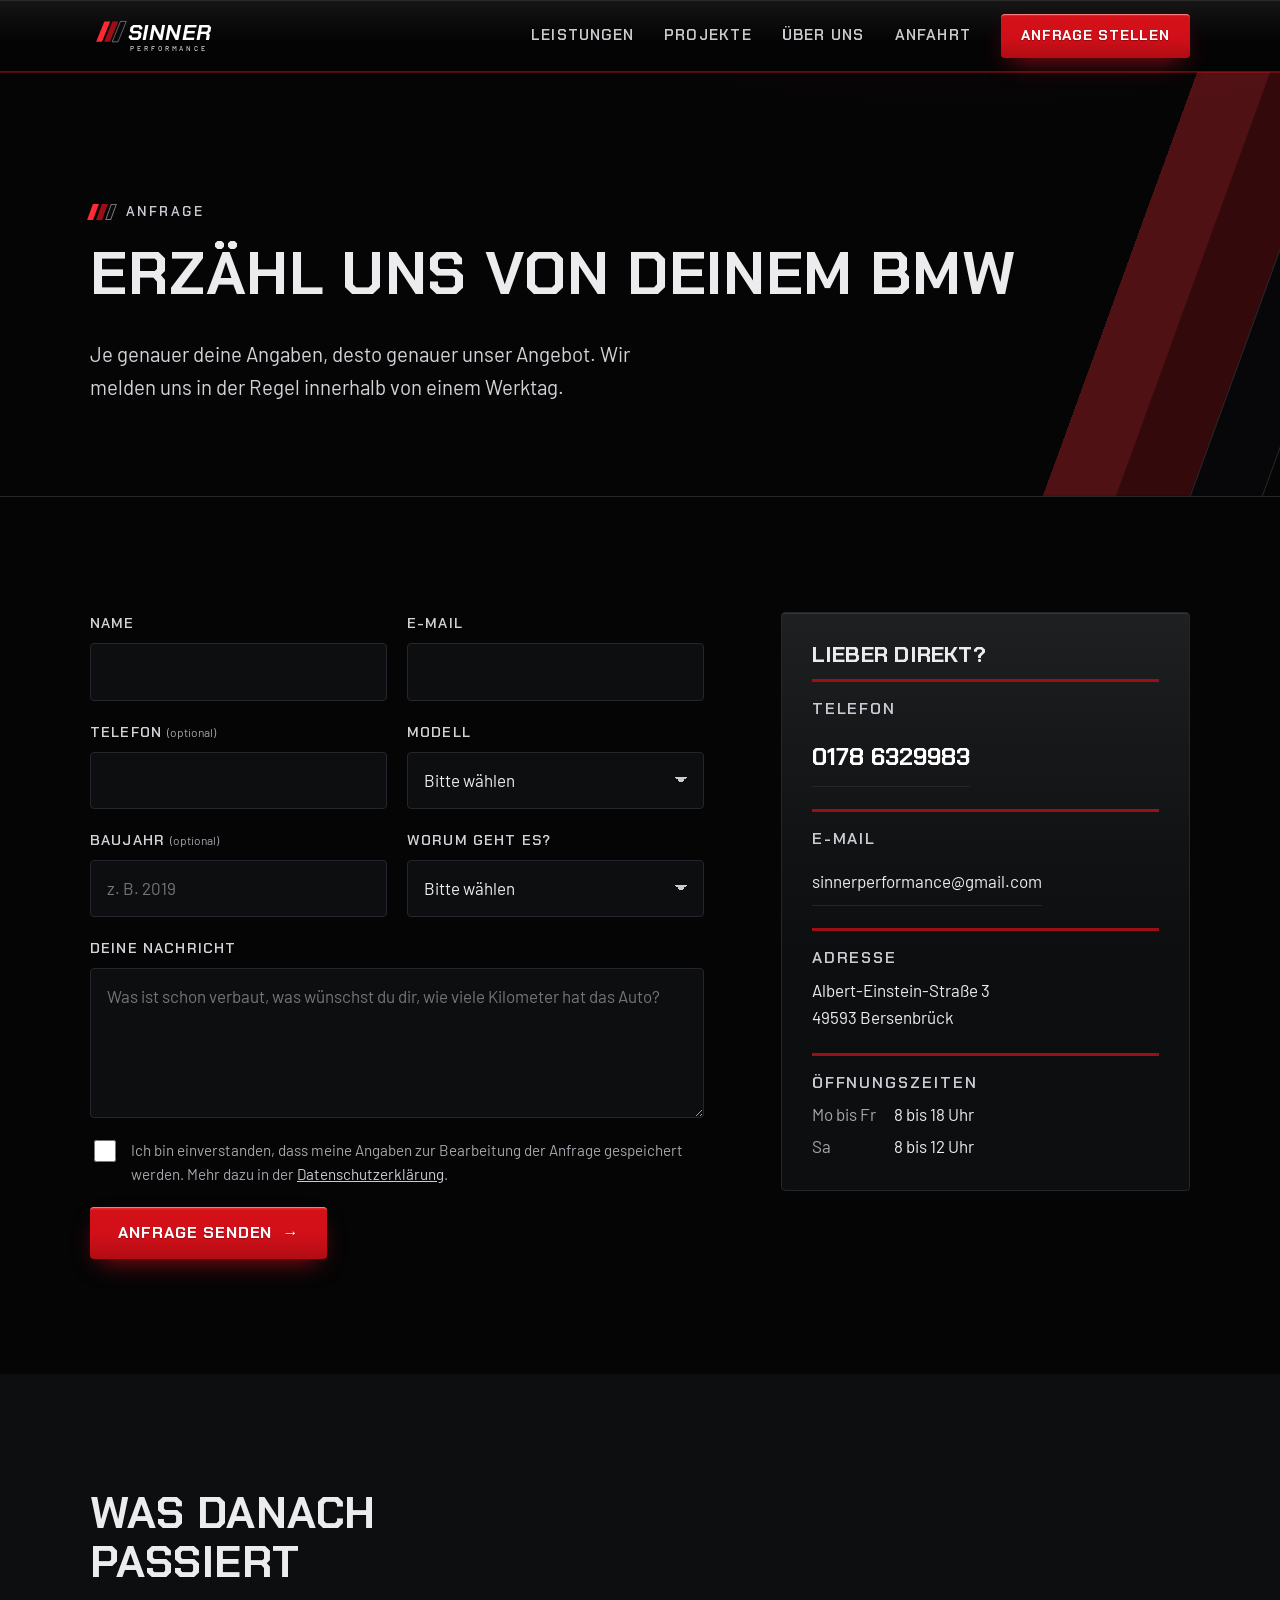
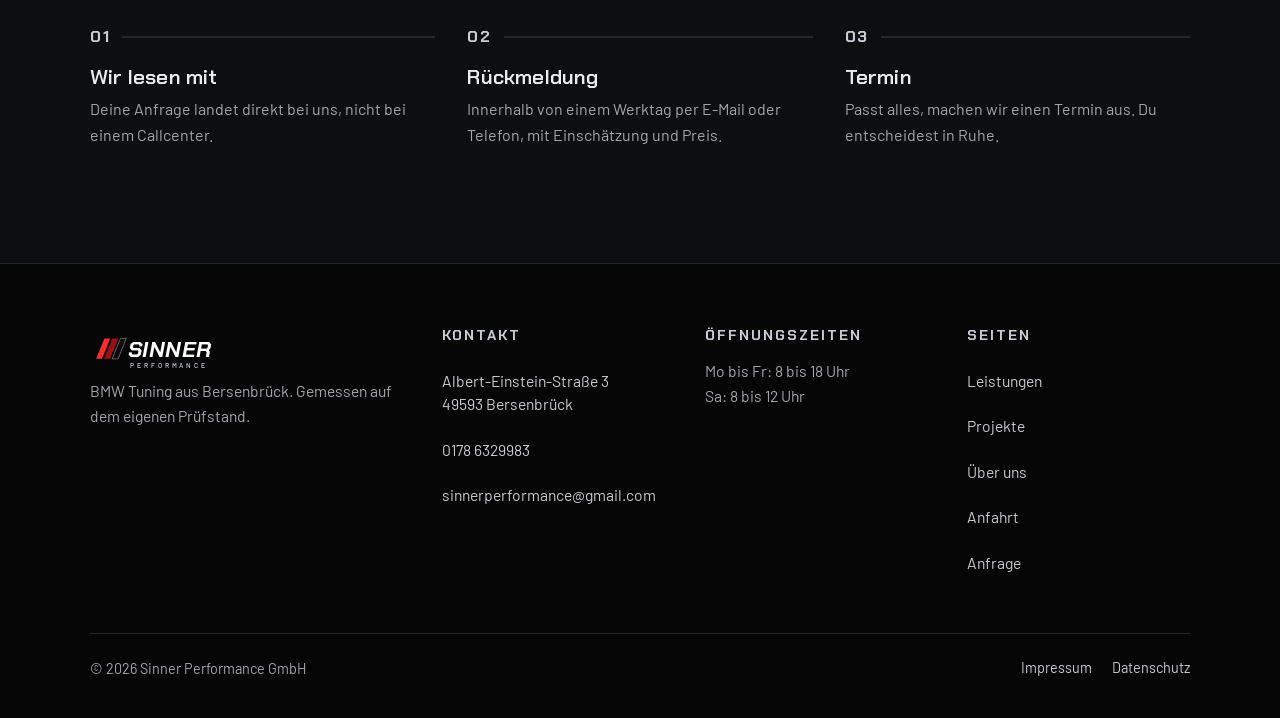
<file: anfrage.html>
<!doctype html>
<html lang="de" class="no-js">
<head>
<meta charset="utf-8">
<meta name="viewport" content="width=device-width, initial-scale=1">
<meta name="robots" content="noindex"><title>Anfrage für dein Auto | Sinner Performance</title>
<meta name="description" content="Schick uns Modell, Baujahr und deinen Wunsch. Sinner Performance aus Bersenbrück meldet sich mit einer Einschätzung und einem festen Angebot.">

<link rel="icon" href="assets/favicon.svg?v=20261124c" type="image/svg+xml">
<link rel="apple-touch-icon" href="assets/apple-touch-icon.png?v=20261124c">
<meta name="theme-color" content="#050506">
<link rel="stylesheet" href="assets/css/style.min.css?v=20261124c">

<meta property="og:type" content="website">
<meta property="og:locale" content="de_DE">
<meta property="og:site_name" content="Sinner Performance">
<meta property="og:title" content="Anfrage für dein Auto | Sinner Performance">
<meta property="og:description" content="Schick uns Modell, Baujahr und deinen Wunsch. Sinner Performance aus Bersenbrück meldet sich mit einer Einschätzung und einem festen Angebot.">
<meta property="og:image" content="https://www.sinner-performance.de/assets/img/og-bild.jpg">
<meta property="og:image:width" content="1200">
<meta property="og:image:height" content="630">
<meta property="og:image:alt" content="Dunkelblauer BMW M5 in der Werkstatt von Sinner Performance mit Schriftzug">
<meta name="twitter:card" content="summary_large_image">
<meta name="twitter:title" content="Anfrage für dein Auto | Sinner Performance">
<meta name="twitter:description" content="Schick uns Modell, Baujahr und deinen Wunsch. Sinner Performance aus Bersenbrück meldet sich mit einer Einschätzung und einem festen Angebot.">
<meta name="twitter:image" content="https://www.sinner-performance.de/assets/img/og-bild.jpg">
<script type="application/ld+json">{"@context": "https://schema.org", "@type": "AutoRepair", "@id": "https://www.sinner-performance.de/#betrieb", "name": "Sinner Performance", "description": "Tuningwerkstatt in Bersenbrück für alle BMW Modelle: Softwareoptimierung, Abgasanlagen, Motor, Fahrwerk und Leistungsprüfstand.", "url": "https://www.sinner-performance.de/", "logo": "https://www.sinner-performance.de/assets/favicon.svg", "image": "https://www.sinner-performance.de/assets/img/og-bild.jpg", "telephone": "+491786329983", "email": "sinnerperformance@gmail.com", "address": {"@type": "PostalAddress", "streetAddress": "Albert-Einstein-Straße 3", "postalCode": "49593", "addressLocality": "Bersenbrück", "addressRegion": "Niedersachsen", "addressCountry": "DE"}, "areaServed": ["Bersenbrück", "Osnabrücker Land", "Niedersachsen"], "openingHoursSpecification": [{"@type": "OpeningHoursSpecification", "dayOfWeek": ["Monday", "Tuesday", "Wednesday", "Thursday", "Friday"], "opens": "08:00", "closes": "18:00"}, {"@type": "OpeningHoursSpecification", "dayOfWeek": "Saturday", "opens": "08:00", "closes": "12:00"}], "hasMap": "https://www.google.com/maps/search/?api=1&query=Albert-Einstein-Stra%C3%9Fe+3%2C+49593+Bersenbr%C3%BCck", "knowsAbout": ["BMW", "BMW M", "Softwareoptimierung", "Abgasanlagen", "Fahrwerk", "Leistungsprüfstand"]}</script>
<script type="application/ld+json">{"@context": "https://schema.org", "@type": "BreadcrumbList", "itemListElement": [{"@type": "ListItem", "position": 1, "name": "Startseite", "item": "https://www.sinner-performance.de/"}, {"@type": "ListItem", "position": 2, "name": "Anfrage", "item": "https://www.sinner-performance.de/anfrage"}]}</script>
</head><body class="page-anfrage">
<a class="skip-link" href="#inhalt">Zum Inhalt springen</a>
<header class="site-header">
  <div class="wrap">
    <a class="logo" href="index.html" aria-label="Zur Startseite"><svg viewBox="0 0 200 52" width="154" height="40" aria-hidden="true" focusable="false">
  <g transform="skewX(-22)"><rect x="22" y="6" width="8" height="28" fill="#ff2b33"/><rect x="33" y="6" width="8" height="28" fill="#9c0f16"/><rect x="44" y="6" width="8" height="28" fill="#0a0a0c" stroke="rgba(255,255,255,.45)" stroke-width="1"/></g>
  <text x="52" y="32" font-family="Chakra Petch, sans-serif" font-weight="700" font-style="italic" font-size="31" fill="#ffffff" letter-spacing=".5">SINNER</text>
  <text x="54" y="47" font-family="Barlow, sans-serif" font-weight="500" font-size="9.4" letter-spacing="4.1" fill="#c9cfd6">PERFORMANCE</text>
</svg></a>
    <button class="menu-toggle" type="button" aria-expanded="false" aria-controls="hauptmenue" aria-label="Menü öffnen"><span></span></button>
    <nav class="nav" id="hauptmenue" aria-label="Hauptmenü">
      <a href="leistungen.html">Leistungen</a>
      <a href="projekte.html">Projekte</a>
      <a href="ueber-uns.html">Über uns</a>
      <a href="anfahrt.html">Anfahrt</a>
      <a class="btn btn--primary" href="anfrage.html" aria-current="page">Anfrage stellen</a>
    </nav>
  </div>
</header>
<main id="inhalt"><section class="page-head">
  <div class="wrap">
    <p class="eyebrow"><span class="stripes" aria-hidden="true"><i></i><i></i><i></i></span>Anfrage</p>
    <h1>Erzähl uns von deinem BMW</h1>
    <p class="lead">Je genauer deine Angaben, desto genauer unser Angebot. Wir melden uns in der Regel innerhalb von einem Werktag.</p>
  </div>
</section>
<section class="section">
  <div class="wrap form-layout">
    <form class="form reveal" action="#" data-preview="1" method="post" accept-charset="UTF-8">
      <div id="form-status" class="form-status" role="status" aria-live="polite"></div>
      <div class="field"><label for="name">Name</label><input id="name" name="name" type="text" autocomplete="name" required maxlength="100"></div>
      <div class="field"><label for="email">E-Mail</label><input id="email" name="email" type="email" autocomplete="email" required maxlength="150"></div>
      <div class="field"><label for="telefon">Telefon <small>(optional)</small></label><input id="telefon" name="telefon" type="tel" autocomplete="tel" maxlength="40"></div>
      <div class="field"><label for="modell">Modell</label>
        <select id="modell" name="modell" required data-other="modell-sonstiges">
          <option value="">Bitte wählen</option>
          <optgroup label="Baureihen">
            <option>1er</option><option>2er</option><option>3er</option><option>4er</option><option>5er</option>
            <option>6er</option><option>7er</option><option>8er</option><option>X1 / X2</option><option>X3 / X4</option>
            <option>X5 / X6 / X7</option><option>Z4</option>
          </optgroup>
          <optgroup label="M Modelle">
            <option>M2</option><option>M3</option><option>M4</option><option>M5</option><option>M8</option><option>X M Modell</option>
          </optgroup>
          <option>Anderes Modell</option>
        </select>
        <div class="other-field" id="modell-sonstiges-wrap" hidden><label class="visually-hidden" for="modell-sonstiges">Welches Modell?</label><input id="modell-sonstiges" name="modell_sonstiges" type="text" maxlength="60" placeholder="Welches Modell? z. B. i4 oder 135i"></div>
      </div>
      <div class="field"><label for="baujahr">Baujahr <small>(optional)</small></label><input id="baujahr" name="baujahr" type="text" inputmode="numeric" maxlength="20" placeholder="z. B. 2019"></div>
      <div class="field"><label for="wunsch">Worum geht es?</label>
        <select id="wunsch" name="wunsch" required data-other="wunsch-sonstiges">
          <option value="">Bitte wählen</option>
          <option>Softwareoptimierung</option><option>Abgasanlage</option><option>Motor</option>
          <option>Prüfstand Messung</option><option>Fahrwerk</option><option>Wartung oder Reparatur</option><option>Etwas anderes</option>
        </select>
        <div class="other-field" id="wunsch-sonstiges-wrap" hidden><label class="visually-hidden" for="wunsch-sonstiges">Worum geht es genau?</label><input id="wunsch-sonstiges" name="wunsch_sonstiges" type="text" maxlength="80" placeholder="Worum geht es? z. B. Felgen oder Beleuchtung"></div>
      </div>
      <div class="field field--full"><label for="nachricht">Deine Nachricht</label><textarea id="nachricht" name="nachricht" required maxlength="4000" placeholder="Was ist schon verbaut, was wünschst du dir, wie viele Kilometer hat das Auto?"></textarea></div>
      <div class="hp" aria-hidden="true"><label for="website">Bitte leer lassen</label><input id="website" name="website" type="text" tabindex="-1" autocomplete="off"></div>
      <label class="consent"><input type="checkbox" name="datenschutz" value="ja" required><span>Ich bin einverstanden, dass meine Angaben zur Bearbeitung der Anfrage gespeichert werden. Mehr dazu in der <a href="datenschutz.html">Datenschutzerklärung</a>.</span></label>
      <button class="btn btn--primary" type="submit">Anfrage senden <span class="arrow" aria-hidden="true">&rarr;</span></button>
    </form>
    <aside class="contact-box reveal" aria-labelledby="direkt-titel">
      <h2 id="direkt-titel">Lieber direkt?</h2>
      <div class="info">
        <div><h3>Telefon</h3><a class="phone-big" href="tel:+491786329983">0178 6329983</a></div>
        <div><h3>E-Mail</h3><p><a href="mailto:sinnerperformance@gmail.com">sinnerperformance@gmail.com</a></p></div>
        <div><h3>Adresse</h3><p>Albert-Einstein-Straße 3<br>49593 Bersenbrück</p></div>
        <div><h3>Öffnungszeiten</h3><dl class="hours"><dt>Mo bis Fr</dt><dd>8 bis 18 Uhr</dd><dt>Sa</dt><dd>8 bis 12 Uhr</dd></dl></div>
      </div>
    </aside>
  </div>
</section>

<section class="section section--alt" aria-labelledby="danach-titel">
  <div class="wrap">
    <div class="section-head reveal"><h2 id="danach-titel">Was danach passiert</h2></div>
    <ol class="steps steps--3">
      <li class="reveal"><h3>Wir lesen mit</h3><p>Deine Anfrage landet direkt bei uns, nicht bei einem Callcenter.</p></li>
      <li class="reveal"><h3>Rückmeldung</h3><p>Innerhalb von einem Werktag per E-Mail oder Telefon, mit Einschätzung und Preis.</p></li>
      <li class="reveal"><h3>Termin</h3><p>Passt alles, machen wir einen Termin aus. Du entscheidest in Ruhe.</p></li>
    </ol>
  </div>
</section>
</main>
<footer class="site-footer">
  <div class="wrap">
    <div class="footer-grid">
      <div>
        <a class="logo" href="index.html" aria-label="Zur Startseite"><svg viewBox="0 0 200 52" width="154" height="40" aria-hidden="true" focusable="false">
  <g transform="skewX(-22)"><rect x="22" y="6" width="8" height="28" fill="#ff2b33"/><rect x="33" y="6" width="8" height="28" fill="#9c0f16"/><rect x="44" y="6" width="8" height="28" fill="#0a0a0c" stroke="rgba(255,255,255,.45)" stroke-width="1"/></g>
  <text x="52" y="32" font-family="Chakra Petch, sans-serif" font-weight="700" font-style="italic" font-size="31" fill="#ffffff" letter-spacing=".5">SINNER</text>
  <text x="54" y="47" font-family="Barlow, sans-serif" font-weight="500" font-size="9.4" letter-spacing="4.1" fill="#c9cfd6">PERFORMANCE</text>
</svg></a>
        <p class="footer-claim">BMW Tuning aus Bersenbrück. Gemessen auf dem eigenen Prüfstand.</p>
      </div>
      <div>
        <h2>Kontakt</h2>
        <ul class="tap-list">
          <li><a href="anfahrt.html">Albert-Einstein-Straße 3<br>49593 Bersenbrück</a></li>
          <li><a href="tel:+491786329983">0178 6329983</a></li>
          <li><a href="mailto:sinnerperformance@gmail.com">sinnerperformance@gmail.com</a></li>
        </ul>
      </div>
      <div>
        <h2>Öffnungszeiten</h2>
        <p>Mo bis Fr: 8 bis 18 Uhr<br>Sa: 8 bis 12 Uhr</p>
      </div>
      <div class="footer-col--nav">
        <h2>Seiten</h2>
        <ul class="tap-list">
          <li><a href="leistungen.html">Leistungen</a></li>
          <li><a href="projekte.html">Projekte</a></li>
          <li><a href="ueber-uns.html">Über uns</a></li>
          <li><a href="anfahrt.html">Anfahrt</a></li>
          <li><a href="anfrage.html">Anfrage</a></li>
        </ul>
      </div>
    </div>
    <div class="footer-bottom">
      <span>&copy; <span id="year">2026</span> Sinner Performance GmbH</span>
      <ul class="tap-list tap-list--row">
        <li><a href="impressum.html">Impressum</a></li>
        <li><a href="datenschutz.html">Datenschutz</a></li>
      </ul>
    </div>
  </div>
</footer>
<nav class="mobile-cta" aria-label="Schnellanfrage"><a class="btn btn--primary" href="anfrage.html">Anfrage für dein Auto <span class="arrow" aria-hidden="true">&rarr;</span></a></nav>
<script src="assets/js/main.js?v=20261124c" defer></script>
<script>document.querySelector("form[data-preview]")?.addEventListener("submit",e=>{e.preventDefault();const s=document.getElementById("form-status");s.textContent="Vorschau: Das Formular verschickt erst etwas, wenn die Seite online auf deinem Webspace liegt.";s.className="form-status is-visible form-status--ok";});</script></body>
</html>
</file>
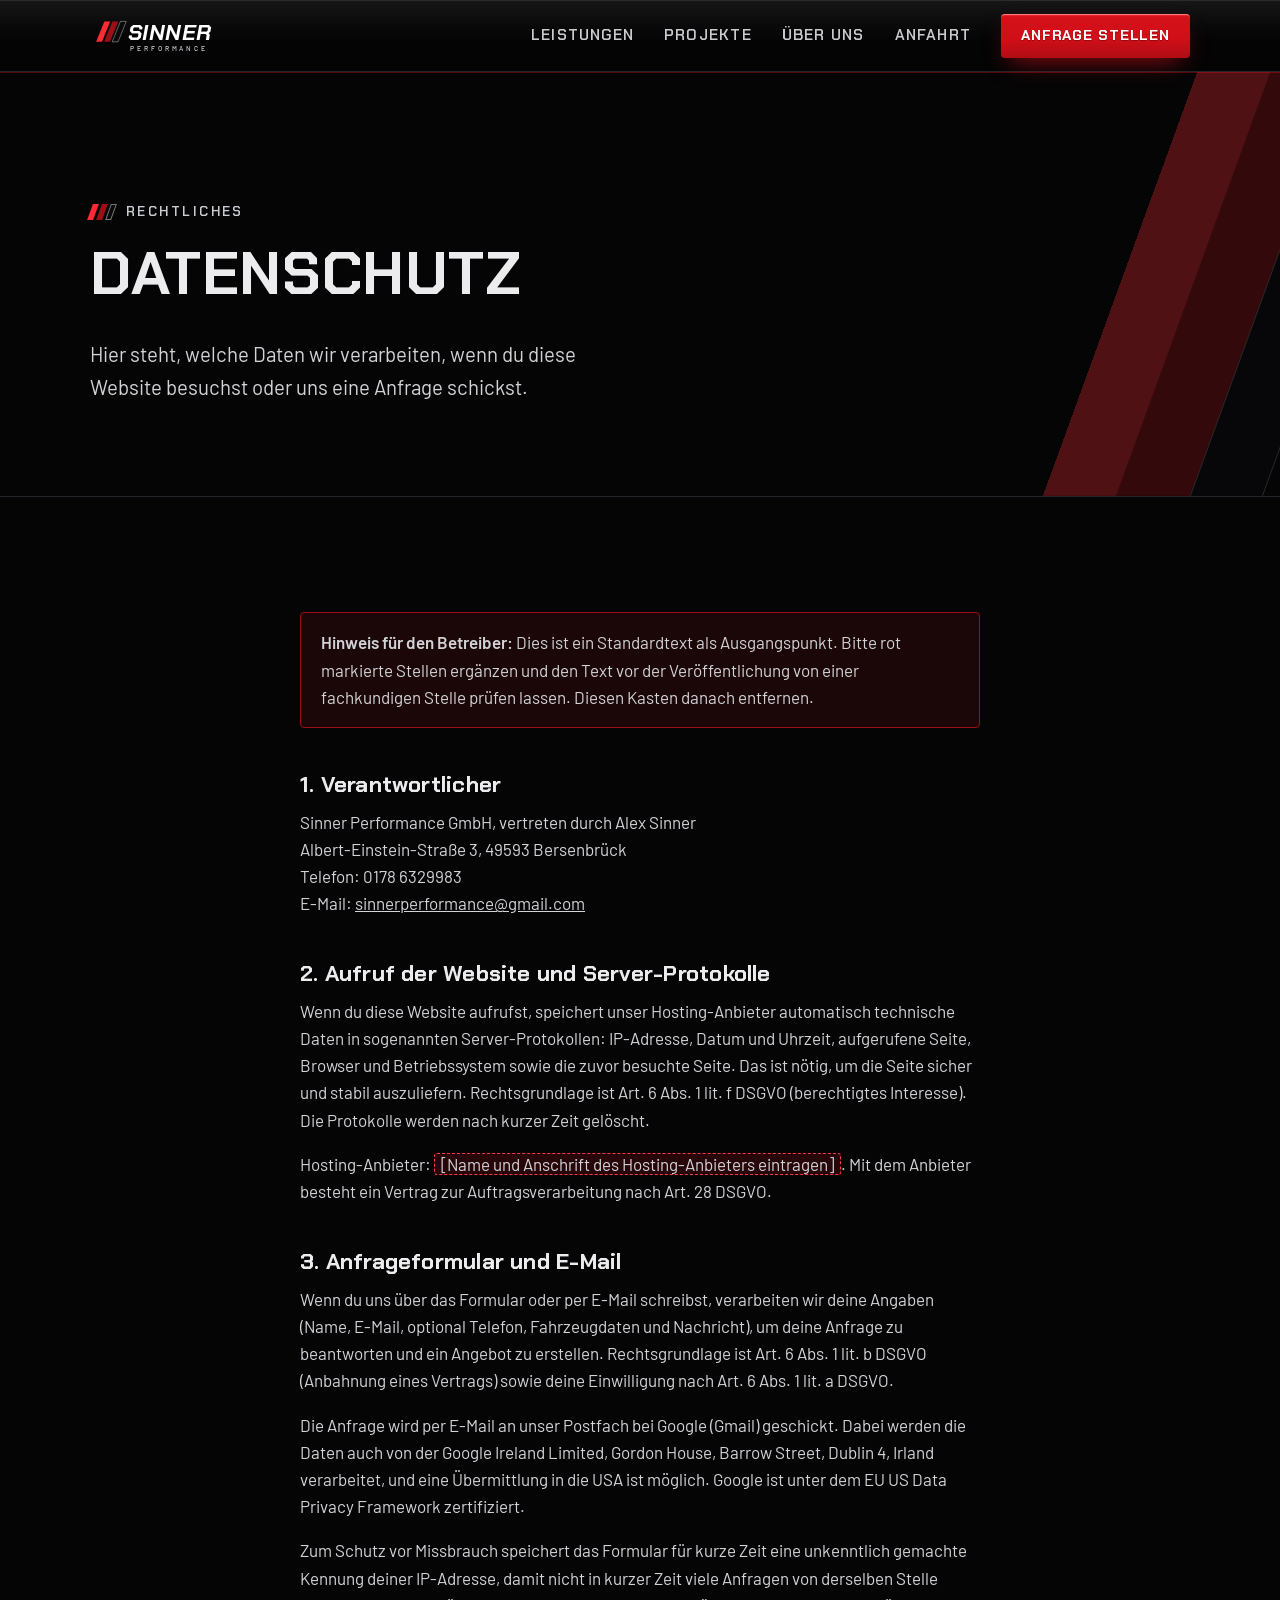
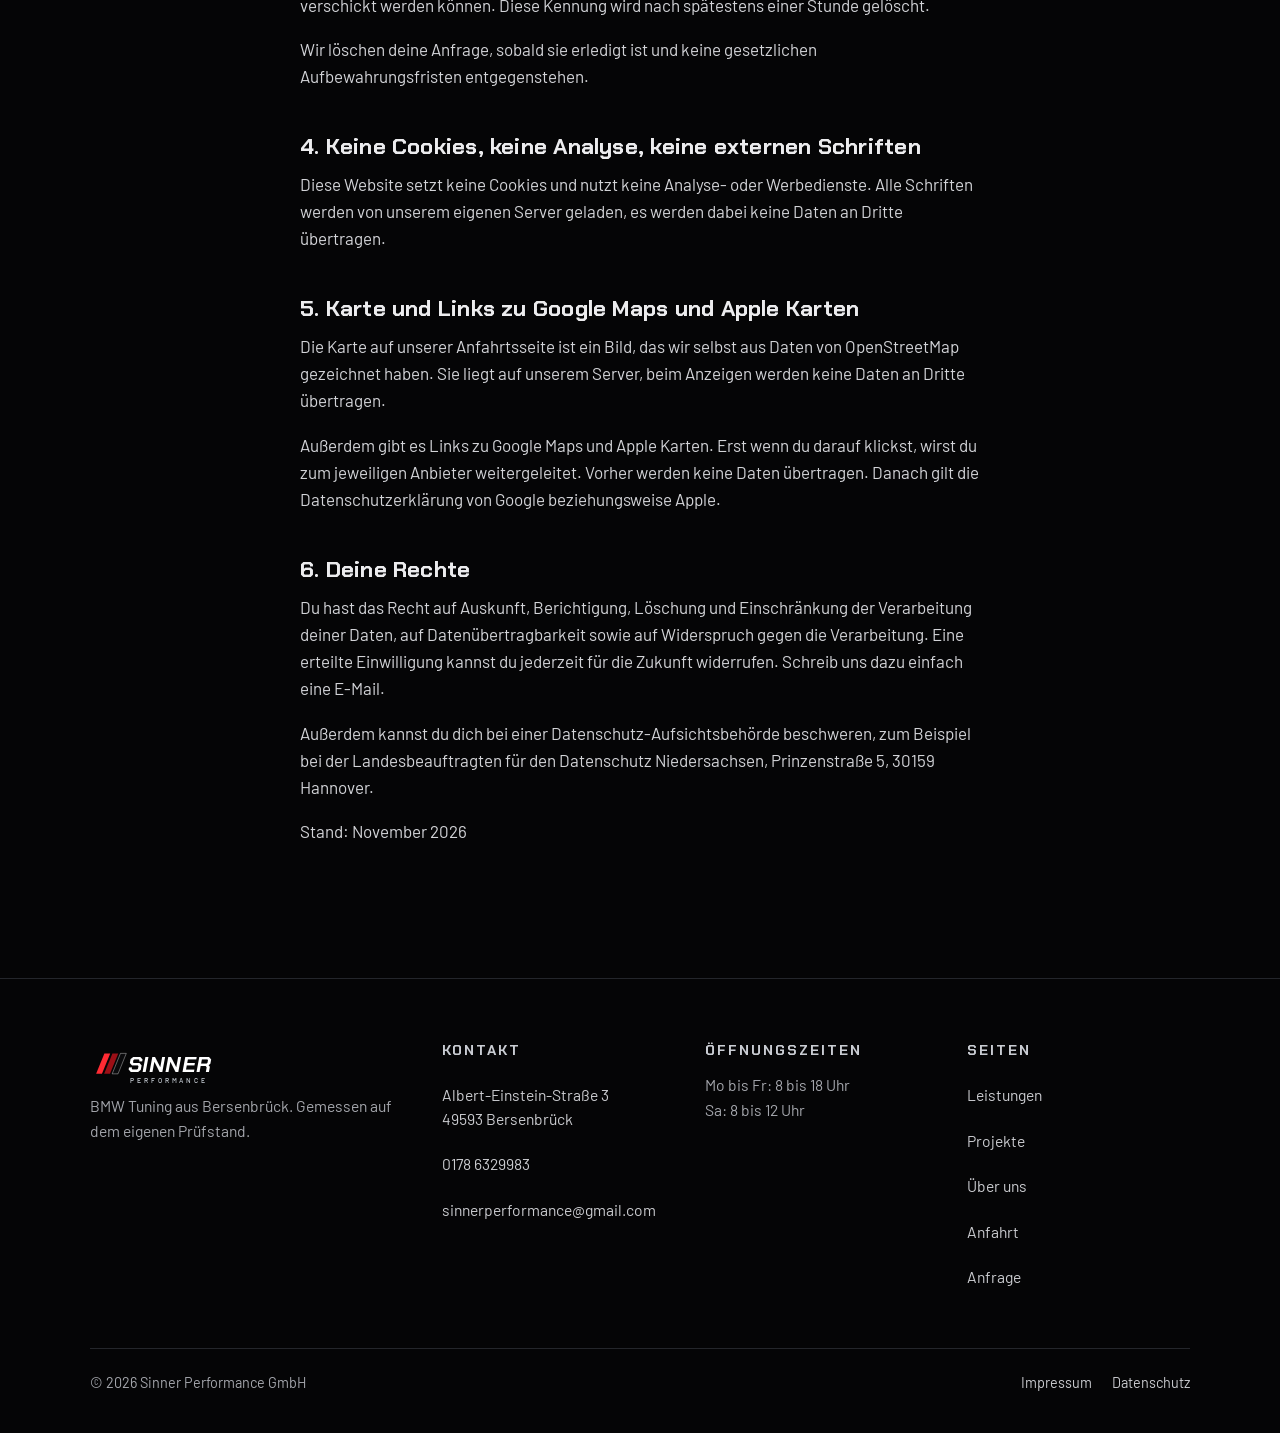
<file: datenschutz.html>
<!doctype html>
<html lang="de" class="no-js">
<head>
<meta charset="utf-8">
<meta name="viewport" content="width=device-width, initial-scale=1">
<meta name="robots" content="noindex"><title>Datenschutz | Sinner Performance</title>
<meta name="description" content="Datenschutzerklärung der Sinner Performance GmbH: welche Daten beim Besuch der Website und bei einer Anfrage verarbeitet werden.">

<link rel="icon" href="assets/favicon.svg?v=20261124c" type="image/svg+xml">
<link rel="apple-touch-icon" href="assets/apple-touch-icon.png?v=20261124c">
<meta name="theme-color" content="#050506">
<link rel="stylesheet" href="assets/css/style.min.css?v=20261124c">

<meta property="og:type" content="website">
<meta property="og:locale" content="de_DE">
<meta property="og:site_name" content="Sinner Performance">
<meta property="og:title" content="Datenschutz | Sinner Performance">
<meta property="og:description" content="Datenschutzerklärung der Sinner Performance GmbH: welche Daten beim Besuch der Website und bei einer Anfrage verarbeitet werden.">
<meta property="og:image" content="https://www.sinner-performance.de/assets/img/og-bild.jpg">
<meta property="og:image:width" content="1200">
<meta property="og:image:height" content="630">
<meta property="og:image:alt" content="Dunkelblauer BMW M5 in der Werkstatt von Sinner Performance mit Schriftzug">
<meta name="twitter:card" content="summary_large_image">
<meta name="twitter:title" content="Datenschutz | Sinner Performance">
<meta name="twitter:description" content="Datenschutzerklärung der Sinner Performance GmbH: welche Daten beim Besuch der Website und bei einer Anfrage verarbeitet werden.">
<meta name="twitter:image" content="https://www.sinner-performance.de/assets/img/og-bild.jpg">
<script type="application/ld+json">{"@context": "https://schema.org", "@type": "AutoRepair", "@id": "https://www.sinner-performance.de/#betrieb", "name": "Sinner Performance", "description": "Tuningwerkstatt in Bersenbrück für alle BMW Modelle: Softwareoptimierung, Abgasanlagen, Motor, Fahrwerk und Leistungsprüfstand.", "url": "https://www.sinner-performance.de/", "logo": "https://www.sinner-performance.de/assets/favicon.svg", "image": "https://www.sinner-performance.de/assets/img/og-bild.jpg", "telephone": "+491786329983", "email": "sinnerperformance@gmail.com", "address": {"@type": "PostalAddress", "streetAddress": "Albert-Einstein-Straße 3", "postalCode": "49593", "addressLocality": "Bersenbrück", "addressRegion": "Niedersachsen", "addressCountry": "DE"}, "areaServed": ["Bersenbrück", "Osnabrücker Land", "Niedersachsen"], "openingHoursSpecification": [{"@type": "OpeningHoursSpecification", "dayOfWeek": ["Monday", "Tuesday", "Wednesday", "Thursday", "Friday"], "opens": "08:00", "closes": "18:00"}, {"@type": "OpeningHoursSpecification", "dayOfWeek": "Saturday", "opens": "08:00", "closes": "12:00"}], "hasMap": "https://www.google.com/maps/search/?api=1&query=Albert-Einstein-Stra%C3%9Fe+3%2C+49593+Bersenbr%C3%BCck", "knowsAbout": ["BMW", "BMW M", "Softwareoptimierung", "Abgasanlagen", "Fahrwerk", "Leistungsprüfstand"]}</script>
</head><body class="page-datenschutz">
<a class="skip-link" href="#inhalt">Zum Inhalt springen</a>
<header class="site-header">
  <div class="wrap">
    <a class="logo" href="index.html" aria-label="Zur Startseite"><svg viewBox="0 0 200 52" width="154" height="40" aria-hidden="true" focusable="false">
  <g transform="skewX(-22)"><rect x="22" y="6" width="8" height="28" fill="#ff2b33"/><rect x="33" y="6" width="8" height="28" fill="#9c0f16"/><rect x="44" y="6" width="8" height="28" fill="#0a0a0c" stroke="rgba(255,255,255,.45)" stroke-width="1"/></g>
  <text x="52" y="32" font-family="Chakra Petch, sans-serif" font-weight="700" font-style="italic" font-size="31" fill="#ffffff" letter-spacing=".5">SINNER</text>
  <text x="54" y="47" font-family="Barlow, sans-serif" font-weight="500" font-size="9.4" letter-spacing="4.1" fill="#c9cfd6">PERFORMANCE</text>
</svg></a>
    <button class="menu-toggle" type="button" aria-expanded="false" aria-controls="hauptmenue" aria-label="Menü öffnen"><span></span></button>
    <nav class="nav" id="hauptmenue" aria-label="Hauptmenü">
      <a href="leistungen.html">Leistungen</a>
      <a href="projekte.html">Projekte</a>
      <a href="ueber-uns.html">Über uns</a>
      <a href="anfahrt.html">Anfahrt</a>
      <a class="btn btn--primary" href="anfrage.html">Anfrage stellen</a>
    </nav>
  </div>
</header>
<main id="inhalt"><section class="page-head">
  <div class="wrap">
    <p class="eyebrow"><span class="stripes" aria-hidden="true"><i></i><i></i><i></i></span>Rechtliches</p>
    <h1>Datenschutz</h1>
    <p class="lead">Hier steht, welche Daten wir verarbeiten, wenn du diese Website besuchst oder uns eine Anfrage schickst.</p>
  </div>
</section>
<section class="section">
  <div class="wrap legal">
    <p class="hint"><strong>Hinweis für den Betreiber:</strong> Dies ist ein Standardtext als Ausgangspunkt. Bitte rot markierte Stellen ergänzen und den Text vor der Veröffentlichung von einer fachkundigen Stelle prüfen lassen. Diesen Kasten danach entfernen.</p>

    <h2>1. Verantwortlicher</h2>
    <p>Sinner Performance GmbH, vertreten durch Alex Sinner<br>Albert-Einstein-Straße 3, 49593 Bersenbrück<br>Telefon: 0178 6329983<br>E-Mail: <a href="mailto:sinnerperformance@gmail.com">sinnerperformance@gmail.com</a></p>

    <h2>2. Aufruf der Website und Server-Protokolle</h2>
    <p>Wenn du diese Website aufrufst, speichert unser Hosting-Anbieter automatisch technische Daten in sogenannten Server-Protokollen: IP-Adresse, Datum und Uhrzeit, aufgerufene Seite, Browser und Betriebssystem sowie die zuvor besuchte Seite. Das ist nötig, um die Seite sicher und stabil auszuliefern. Rechtsgrundlage ist Art. 6 Abs. 1 lit. f DSGVO (berechtigtes Interesse). Die Protokolle werden nach kurzer Zeit gelöscht.</p>
    <p>Hosting-Anbieter: <span class="todo">[Name und Anschrift des Hosting-Anbieters eintragen]</span>. Mit dem Anbieter besteht ein Vertrag zur Auftragsverarbeitung nach Art. 28 DSGVO.</p>

    <h2>3. Anfrageformular und E-Mail</h2>
    <p>Wenn du uns über das Formular oder per E-Mail schreibst, verarbeiten wir deine Angaben (Name, E-Mail, optional Telefon, Fahrzeugdaten und Nachricht), um deine Anfrage zu beantworten und ein Angebot zu erstellen. Rechtsgrundlage ist Art. 6 Abs. 1 lit. b DSGVO (Anbahnung eines Vertrags) sowie deine Einwilligung nach Art. 6 Abs. 1 lit. a DSGVO.</p>
    <p>Die Anfrage wird per E-Mail an unser Postfach bei Google (Gmail) geschickt. Dabei werden die Daten auch von der Google Ireland Limited, Gordon House, Barrow Street, Dublin 4, Irland verarbeitet, und eine Übermittlung in die USA ist möglich. Google ist unter dem EU US Data Privacy Framework zertifiziert.</p>
    <p>Zum Schutz vor Missbrauch speichert das Formular für kurze Zeit eine unkenntlich gemachte Kennung deiner IP-Adresse, damit nicht in kurzer Zeit viele Anfragen von derselben Stelle verschickt werden können. Diese Kennung wird nach spätestens einer Stunde gelöscht.</p>
    <p>Wir löschen deine Anfrage, sobald sie erledigt ist und keine gesetzlichen Aufbewahrungsfristen entgegenstehen.</p>

    <h2>4. Keine Cookies, keine Analyse, keine externen Schriften</h2>
    <p>Diese Website setzt keine Cookies und nutzt keine Analyse- oder Werbedienste. Alle Schriften werden von unserem eigenen Server geladen, es werden dabei keine Daten an Dritte übertragen.</p>

    <h2>5. Karte und Links zu Google Maps und Apple Karten</h2>
    <p>Die Karte auf unserer Anfahrtsseite ist ein Bild, das wir selbst aus Daten von OpenStreetMap gezeichnet haben. Sie liegt auf unserem Server, beim Anzeigen werden keine Daten an Dritte übertragen.</p>
    <p>Außerdem gibt es Links zu Google Maps und Apple Karten. Erst wenn du darauf klickst, wirst du zum jeweiligen Anbieter weitergeleitet. Vorher werden keine Daten übertragen. Danach gilt die Datenschutzerklärung von Google beziehungsweise Apple.</p>

    <h2>6. Deine Rechte</h2>
    <p>Du hast das Recht auf Auskunft, Berichtigung, Löschung und Einschränkung der Verarbeitung deiner Daten, auf Datenübertragbarkeit sowie auf Widerspruch gegen die Verarbeitung. Eine erteilte Einwilligung kannst du jederzeit für die Zukunft widerrufen. Schreib uns dazu einfach eine E-Mail.</p>
    <p>Außerdem kannst du dich bei einer Datenschutz-Aufsichtsbehörde beschweren, zum Beispiel bei der Landesbeauftragten für den Datenschutz Niedersachsen, Prinzenstraße 5, 30159 Hannover.</p>

    <p class="muted">Stand: November 2026</p>
  </div>
</section>
</main>
<footer class="site-footer">
  <div class="wrap">
    <div class="footer-grid">
      <div>
        <a class="logo" href="index.html" aria-label="Zur Startseite"><svg viewBox="0 0 200 52" width="154" height="40" aria-hidden="true" focusable="false">
  <g transform="skewX(-22)"><rect x="22" y="6" width="8" height="28" fill="#ff2b33"/><rect x="33" y="6" width="8" height="28" fill="#9c0f16"/><rect x="44" y="6" width="8" height="28" fill="#0a0a0c" stroke="rgba(255,255,255,.45)" stroke-width="1"/></g>
  <text x="52" y="32" font-family="Chakra Petch, sans-serif" font-weight="700" font-style="italic" font-size="31" fill="#ffffff" letter-spacing=".5">SINNER</text>
  <text x="54" y="47" font-family="Barlow, sans-serif" font-weight="500" font-size="9.4" letter-spacing="4.1" fill="#c9cfd6">PERFORMANCE</text>
</svg></a>
        <p class="footer-claim">BMW Tuning aus Bersenbrück. Gemessen auf dem eigenen Prüfstand.</p>
      </div>
      <div>
        <h2>Kontakt</h2>
        <ul class="tap-list">
          <li><a href="anfahrt.html">Albert-Einstein-Straße 3<br>49593 Bersenbrück</a></li>
          <li><a href="tel:+491786329983">0178 6329983</a></li>
          <li><a href="mailto:sinnerperformance@gmail.com">sinnerperformance@gmail.com</a></li>
        </ul>
      </div>
      <div>
        <h2>Öffnungszeiten</h2>
        <p>Mo bis Fr: 8 bis 18 Uhr<br>Sa: 8 bis 12 Uhr</p>
      </div>
      <div class="footer-col--nav">
        <h2>Seiten</h2>
        <ul class="tap-list">
          <li><a href="leistungen.html">Leistungen</a></li>
          <li><a href="projekte.html">Projekte</a></li>
          <li><a href="ueber-uns.html">Über uns</a></li>
          <li><a href="anfahrt.html">Anfahrt</a></li>
          <li><a href="anfrage.html">Anfrage</a></li>
        </ul>
      </div>
    </div>
    <div class="footer-bottom">
      <span>&copy; <span id="year">2026</span> Sinner Performance GmbH</span>
      <ul class="tap-list tap-list--row">
        <li><a href="impressum.html">Impressum</a></li>
        <li><a href="datenschutz.html">Datenschutz</a></li>
      </ul>
    </div>
  </div>
</footer>
<nav class="mobile-cta" aria-label="Schnellanfrage"><a class="btn btn--primary" href="anfrage.html">Anfrage für dein Auto <span class="arrow" aria-hidden="true">&rarr;</span></a></nav>
<script src="assets/js/main.js?v=20261124c" defer></script>
<script>document.querySelector("form[data-preview]")?.addEventListener("submit",e=>{e.preventDefault();const s=document.getElementById("form-status");s.textContent="Vorschau: Das Formular verschickt erst etwas, wenn die Seite online auf deinem Webspace liegt.";s.className="form-status is-visible form-status--ok";});</script></body>
</html>
</file>
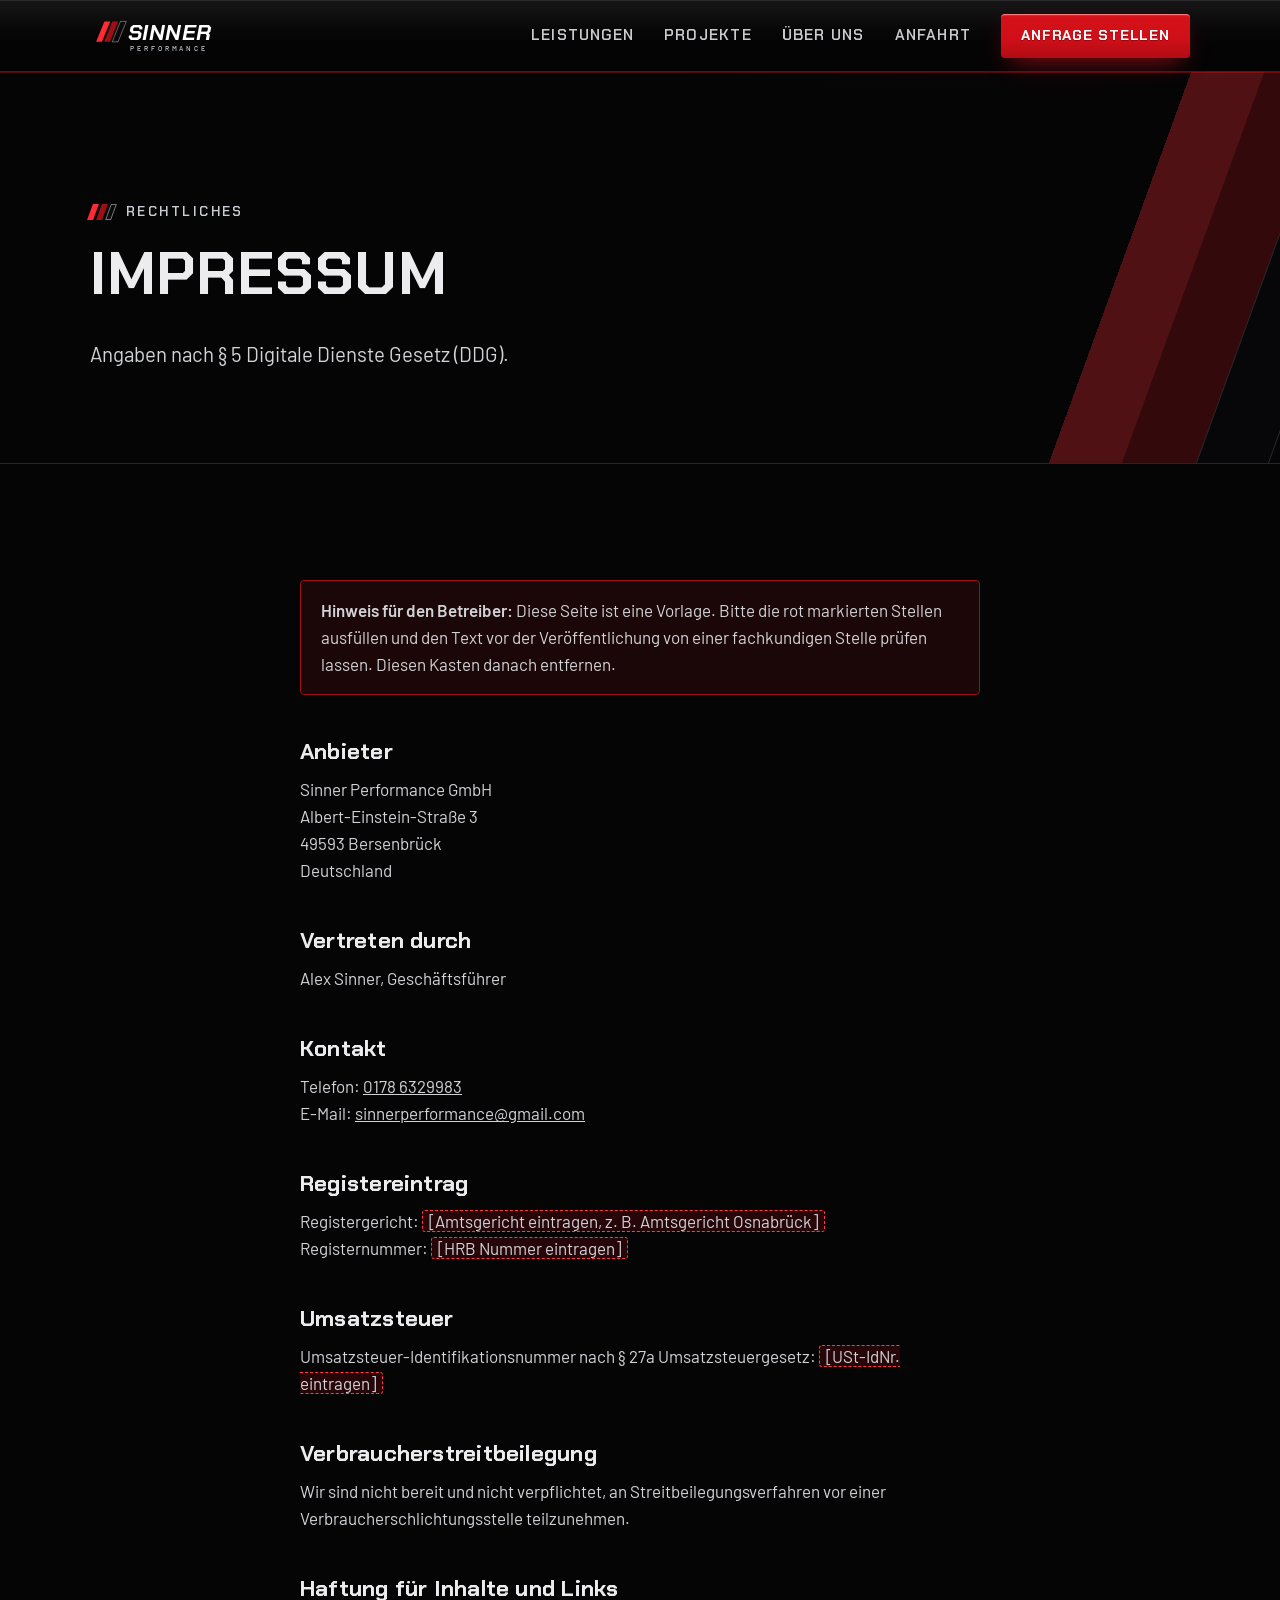
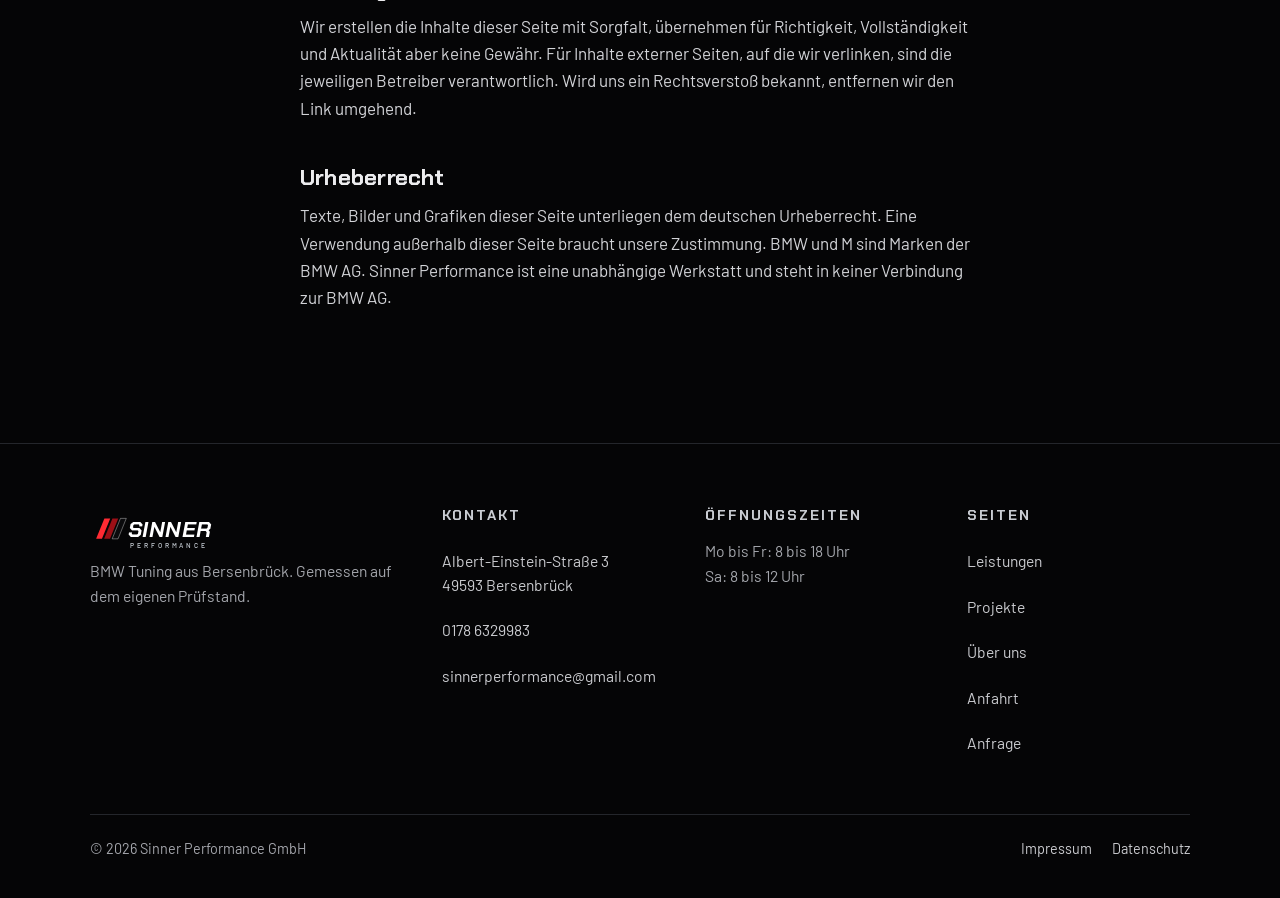
<file: impressum.html>
<!doctype html>
<html lang="de" class="no-js">
<head>
<meta charset="utf-8">
<meta name="viewport" content="width=device-width, initial-scale=1">
<meta name="robots" content="noindex"><title>Impressum | Sinner Performance</title>
<meta name="description" content="Impressum der Sinner Performance GmbH, Albert-Einstein-Straße 3, 49593 Bersenbrück.">

<link rel="icon" href="assets/favicon.svg?v=20261124c" type="image/svg+xml">
<link rel="apple-touch-icon" href="assets/apple-touch-icon.png?v=20261124c">
<meta name="theme-color" content="#050506">
<link rel="stylesheet" href="assets/css/style.min.css?v=20261124c">

<meta property="og:type" content="website">
<meta property="og:locale" content="de_DE">
<meta property="og:site_name" content="Sinner Performance">
<meta property="og:title" content="Impressum | Sinner Performance">
<meta property="og:description" content="Impressum der Sinner Performance GmbH, Albert-Einstein-Straße 3, 49593 Bersenbrück.">
<meta property="og:image" content="https://www.sinner-performance.de/assets/img/og-bild.jpg">
<meta property="og:image:width" content="1200">
<meta property="og:image:height" content="630">
<meta property="og:image:alt" content="Dunkelblauer BMW M5 in der Werkstatt von Sinner Performance mit Schriftzug">
<meta name="twitter:card" content="summary_large_image">
<meta name="twitter:title" content="Impressum | Sinner Performance">
<meta name="twitter:description" content="Impressum der Sinner Performance GmbH, Albert-Einstein-Straße 3, 49593 Bersenbrück.">
<meta name="twitter:image" content="https://www.sinner-performance.de/assets/img/og-bild.jpg">
<script type="application/ld+json">{"@context": "https://schema.org", "@type": "AutoRepair", "@id": "https://www.sinner-performance.de/#betrieb", "name": "Sinner Performance", "description": "Tuningwerkstatt in Bersenbrück für alle BMW Modelle: Softwareoptimierung, Abgasanlagen, Motor, Fahrwerk und Leistungsprüfstand.", "url": "https://www.sinner-performance.de/", "logo": "https://www.sinner-performance.de/assets/favicon.svg", "image": "https://www.sinner-performance.de/assets/img/og-bild.jpg", "telephone": "+491786329983", "email": "sinnerperformance@gmail.com", "address": {"@type": "PostalAddress", "streetAddress": "Albert-Einstein-Straße 3", "postalCode": "49593", "addressLocality": "Bersenbrück", "addressRegion": "Niedersachsen", "addressCountry": "DE"}, "areaServed": ["Bersenbrück", "Osnabrücker Land", "Niedersachsen"], "openingHoursSpecification": [{"@type": "OpeningHoursSpecification", "dayOfWeek": ["Monday", "Tuesday", "Wednesday", "Thursday", "Friday"], "opens": "08:00", "closes": "18:00"}, {"@type": "OpeningHoursSpecification", "dayOfWeek": "Saturday", "opens": "08:00", "closes": "12:00"}], "hasMap": "https://www.google.com/maps/search/?api=1&query=Albert-Einstein-Stra%C3%9Fe+3%2C+49593+Bersenbr%C3%BCck", "knowsAbout": ["BMW", "BMW M", "Softwareoptimierung", "Abgasanlagen", "Fahrwerk", "Leistungsprüfstand"]}</script>
</head><body class="page-impressum">
<a class="skip-link" href="#inhalt">Zum Inhalt springen</a>
<header class="site-header">
  <div class="wrap">
    <a class="logo" href="index.html" aria-label="Zur Startseite"><svg viewBox="0 0 200 52" width="154" height="40" aria-hidden="true" focusable="false">
  <g transform="skewX(-22)"><rect x="22" y="6" width="8" height="28" fill="#ff2b33"/><rect x="33" y="6" width="8" height="28" fill="#9c0f16"/><rect x="44" y="6" width="8" height="28" fill="#0a0a0c" stroke="rgba(255,255,255,.45)" stroke-width="1"/></g>
  <text x="52" y="32" font-family="Chakra Petch, sans-serif" font-weight="700" font-style="italic" font-size="31" fill="#ffffff" letter-spacing=".5">SINNER</text>
  <text x="54" y="47" font-family="Barlow, sans-serif" font-weight="500" font-size="9.4" letter-spacing="4.1" fill="#c9cfd6">PERFORMANCE</text>
</svg></a>
    <button class="menu-toggle" type="button" aria-expanded="false" aria-controls="hauptmenue" aria-label="Menü öffnen"><span></span></button>
    <nav class="nav" id="hauptmenue" aria-label="Hauptmenü">
      <a href="leistungen.html">Leistungen</a>
      <a href="projekte.html">Projekte</a>
      <a href="ueber-uns.html">Über uns</a>
      <a href="anfahrt.html">Anfahrt</a>
      <a class="btn btn--primary" href="anfrage.html">Anfrage stellen</a>
    </nav>
  </div>
</header>
<main id="inhalt"><section class="page-head">
  <div class="wrap">
    <p class="eyebrow"><span class="stripes" aria-hidden="true"><i></i><i></i><i></i></span>Rechtliches</p>
    <h1>Impressum</h1>
    <p class="lead">Angaben nach § 5 Digitale Dienste Gesetz (DDG).</p>
  </div>
</section>
<section class="section">
  <div class="wrap legal">
    <p class="hint"><strong>Hinweis für den Betreiber:</strong> Diese Seite ist eine Vorlage. Bitte die rot markierten Stellen ausfüllen und den Text vor der Veröffentlichung von einer fachkundigen Stelle prüfen lassen. Diesen Kasten danach entfernen.</p>
    <h2>Anbieter</h2>
    <p>Sinner Performance GmbH<br>Albert-Einstein-Straße 3<br>49593 Bersenbrück<br>Deutschland</p>
    <h2>Vertreten durch</h2>
    <p>Alex Sinner, Geschäftsführer</p>
    <h2>Kontakt</h2>
    <p>Telefon: <a href="tel:+491786329983">0178 6329983</a><br>E-Mail: <a href="mailto:sinnerperformance@gmail.com">sinnerperformance@gmail.com</a></p>
    <h2>Registereintrag</h2>
    <p>Registergericht: <span class="todo">[Amtsgericht eintragen, z. B. Amtsgericht Osnabrück]</span><br>Registernummer: <span class="todo">[HRB Nummer eintragen]</span></p>
    <h2>Umsatzsteuer</h2>
    <p>Umsatzsteuer-Identifikationsnummer nach § 27a Umsatzsteuergesetz: <span class="todo">[USt-IdNr. eintragen]</span></p>
    <h2>Verbraucherstreitbeilegung</h2>
    <p>Wir sind nicht bereit und nicht verpflichtet, an Streitbeilegungsverfahren vor einer Verbraucherschlichtungsstelle teilzunehmen.</p>
    <h2>Haftung für Inhalte und Links</h2>
    <p>Wir erstellen die Inhalte dieser Seite mit Sorgfalt, übernehmen für Richtigkeit, Vollständigkeit und Aktualität aber keine Gewähr. Für Inhalte externer Seiten, auf die wir verlinken, sind die jeweiligen Betreiber verantwortlich. Wird uns ein Rechtsverstoß bekannt, entfernen wir den Link umgehend.</p>
    <h2>Urheberrecht</h2>
    <p>Texte, Bilder und Grafiken dieser Seite unterliegen dem deutschen Urheberrecht. Eine Verwendung außerhalb dieser Seite braucht unsere Zustimmung. BMW und M sind Marken der BMW AG. Sinner Performance ist eine unabhängige Werkstatt und steht in keiner Verbindung zur BMW AG.</p>
  </div>
</section>
</main>
<footer class="site-footer">
  <div class="wrap">
    <div class="footer-grid">
      <div>
        <a class="logo" href="index.html" aria-label="Zur Startseite"><svg viewBox="0 0 200 52" width="154" height="40" aria-hidden="true" focusable="false">
  <g transform="skewX(-22)"><rect x="22" y="6" width="8" height="28" fill="#ff2b33"/><rect x="33" y="6" width="8" height="28" fill="#9c0f16"/><rect x="44" y="6" width="8" height="28" fill="#0a0a0c" stroke="rgba(255,255,255,.45)" stroke-width="1"/></g>
  <text x="52" y="32" font-family="Chakra Petch, sans-serif" font-weight="700" font-style="italic" font-size="31" fill="#ffffff" letter-spacing=".5">SINNER</text>
  <text x="54" y="47" font-family="Barlow, sans-serif" font-weight="500" font-size="9.4" letter-spacing="4.1" fill="#c9cfd6">PERFORMANCE</text>
</svg></a>
        <p class="footer-claim">BMW Tuning aus Bersenbrück. Gemessen auf dem eigenen Prüfstand.</p>
      </div>
      <div>
        <h2>Kontakt</h2>
        <ul class="tap-list">
          <li><a href="anfahrt.html">Albert-Einstein-Straße 3<br>49593 Bersenbrück</a></li>
          <li><a href="tel:+491786329983">0178 6329983</a></li>
          <li><a href="mailto:sinnerperformance@gmail.com">sinnerperformance@gmail.com</a></li>
        </ul>
      </div>
      <div>
        <h2>Öffnungszeiten</h2>
        <p>Mo bis Fr: 8 bis 18 Uhr<br>Sa: 8 bis 12 Uhr</p>
      </div>
      <div class="footer-col--nav">
        <h2>Seiten</h2>
        <ul class="tap-list">
          <li><a href="leistungen.html">Leistungen</a></li>
          <li><a href="projekte.html">Projekte</a></li>
          <li><a href="ueber-uns.html">Über uns</a></li>
          <li><a href="anfahrt.html">Anfahrt</a></li>
          <li><a href="anfrage.html">Anfrage</a></li>
        </ul>
      </div>
    </div>
    <div class="footer-bottom">
      <span>&copy; <span id="year">2026</span> Sinner Performance GmbH</span>
      <ul class="tap-list tap-list--row">
        <li><a href="impressum.html">Impressum</a></li>
        <li><a href="datenschutz.html">Datenschutz</a></li>
      </ul>
    </div>
  </div>
</footer>
<nav class="mobile-cta" aria-label="Schnellanfrage"><a class="btn btn--primary" href="anfrage.html">Anfrage für dein Auto <span class="arrow" aria-hidden="true">&rarr;</span></a></nav>
<script src="assets/js/main.js?v=20261124c" defer></script>
<script>document.querySelector("form[data-preview]")?.addEventListener("submit",e=>{e.preventDefault();const s=document.getElementById("form-status");s.textContent="Vorschau: Das Formular verschickt erst etwas, wenn die Seite online auf deinem Webspace liegt.";s.className="form-status is-visible form-status--ok";});</script></body>
</html>
</file>
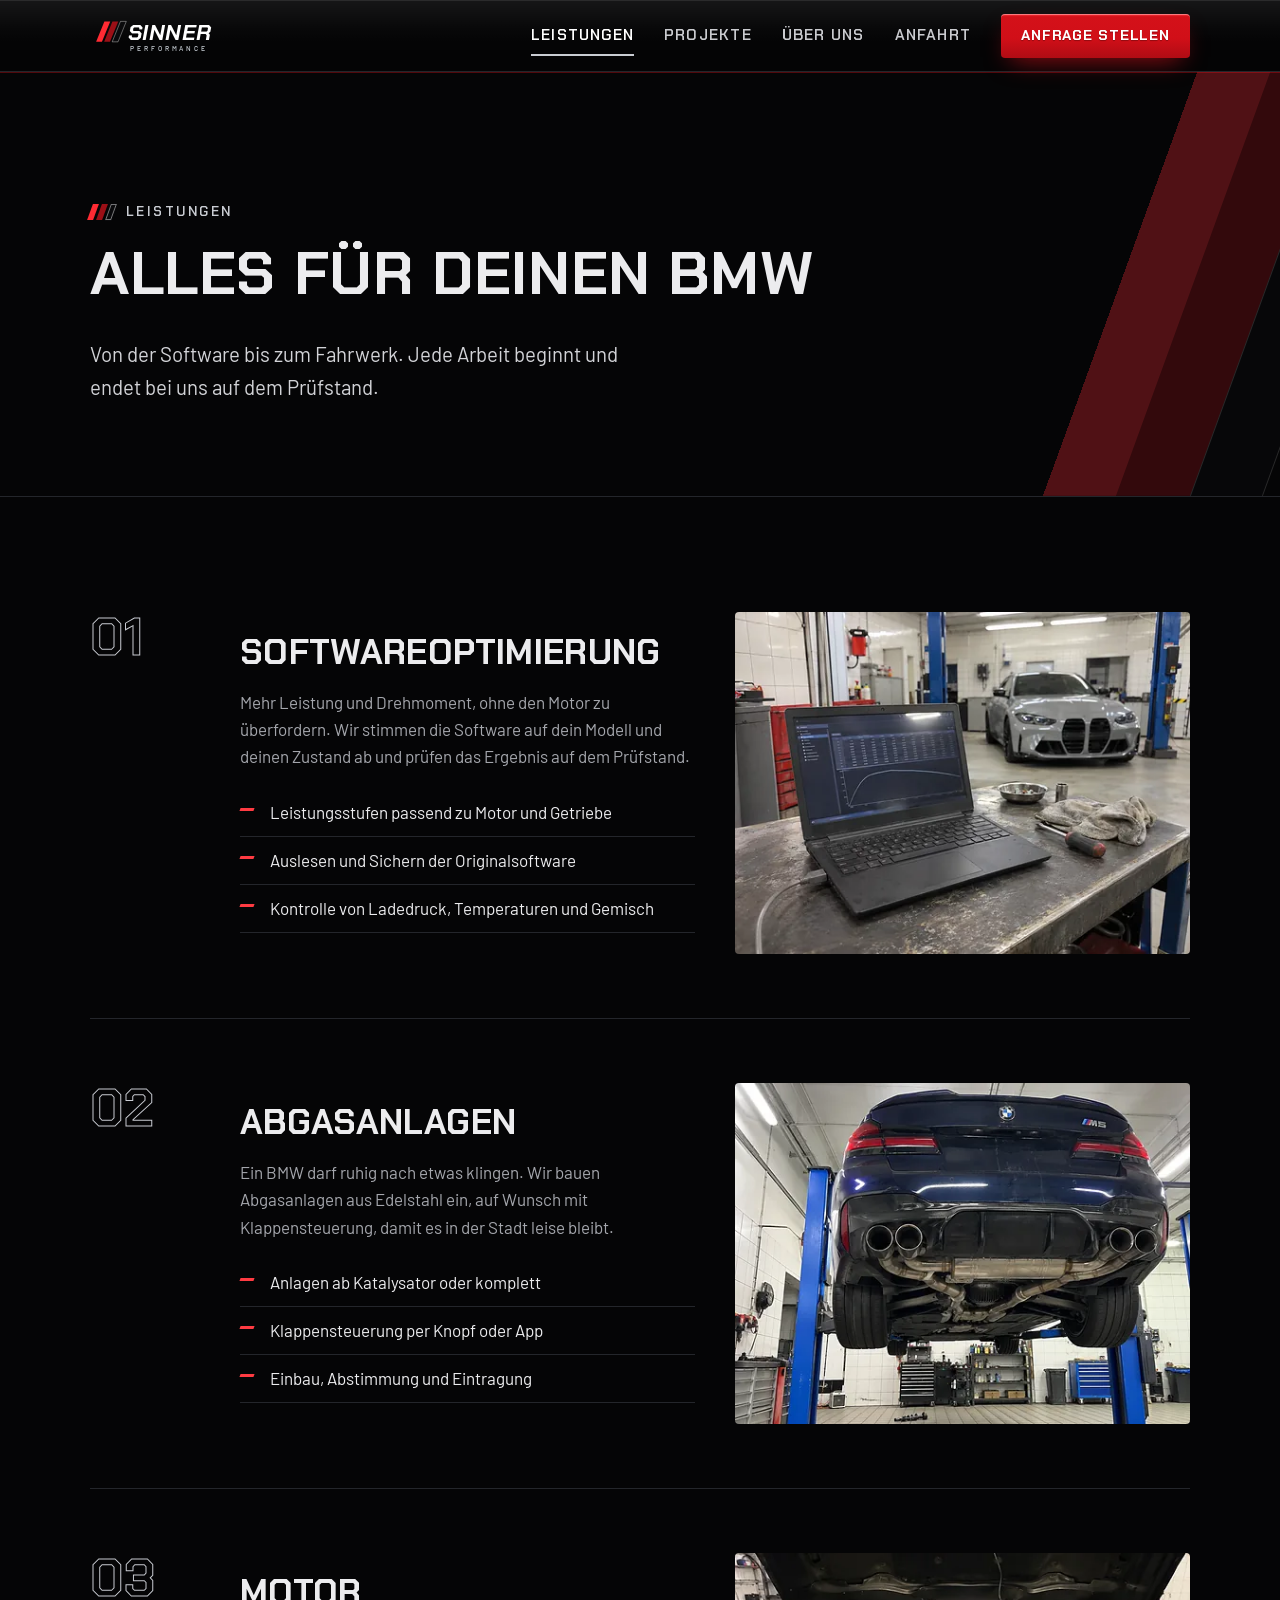
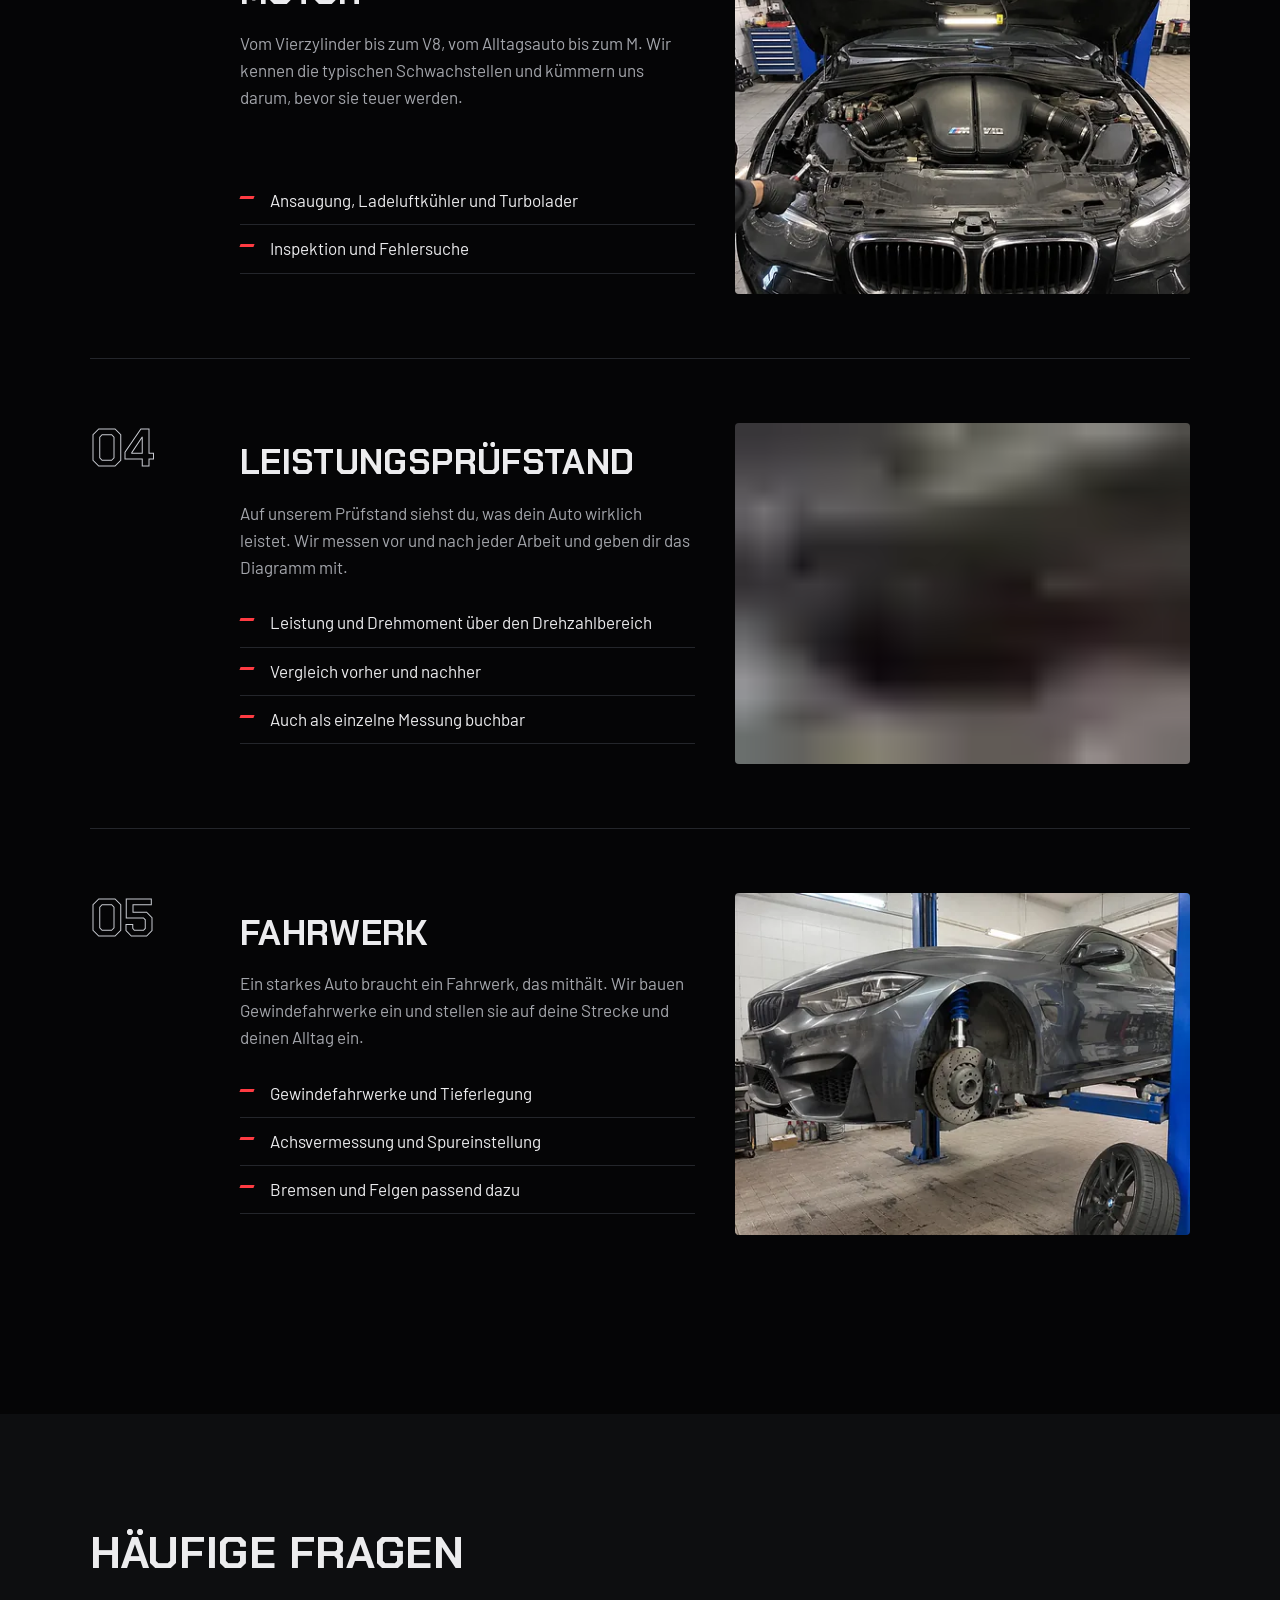
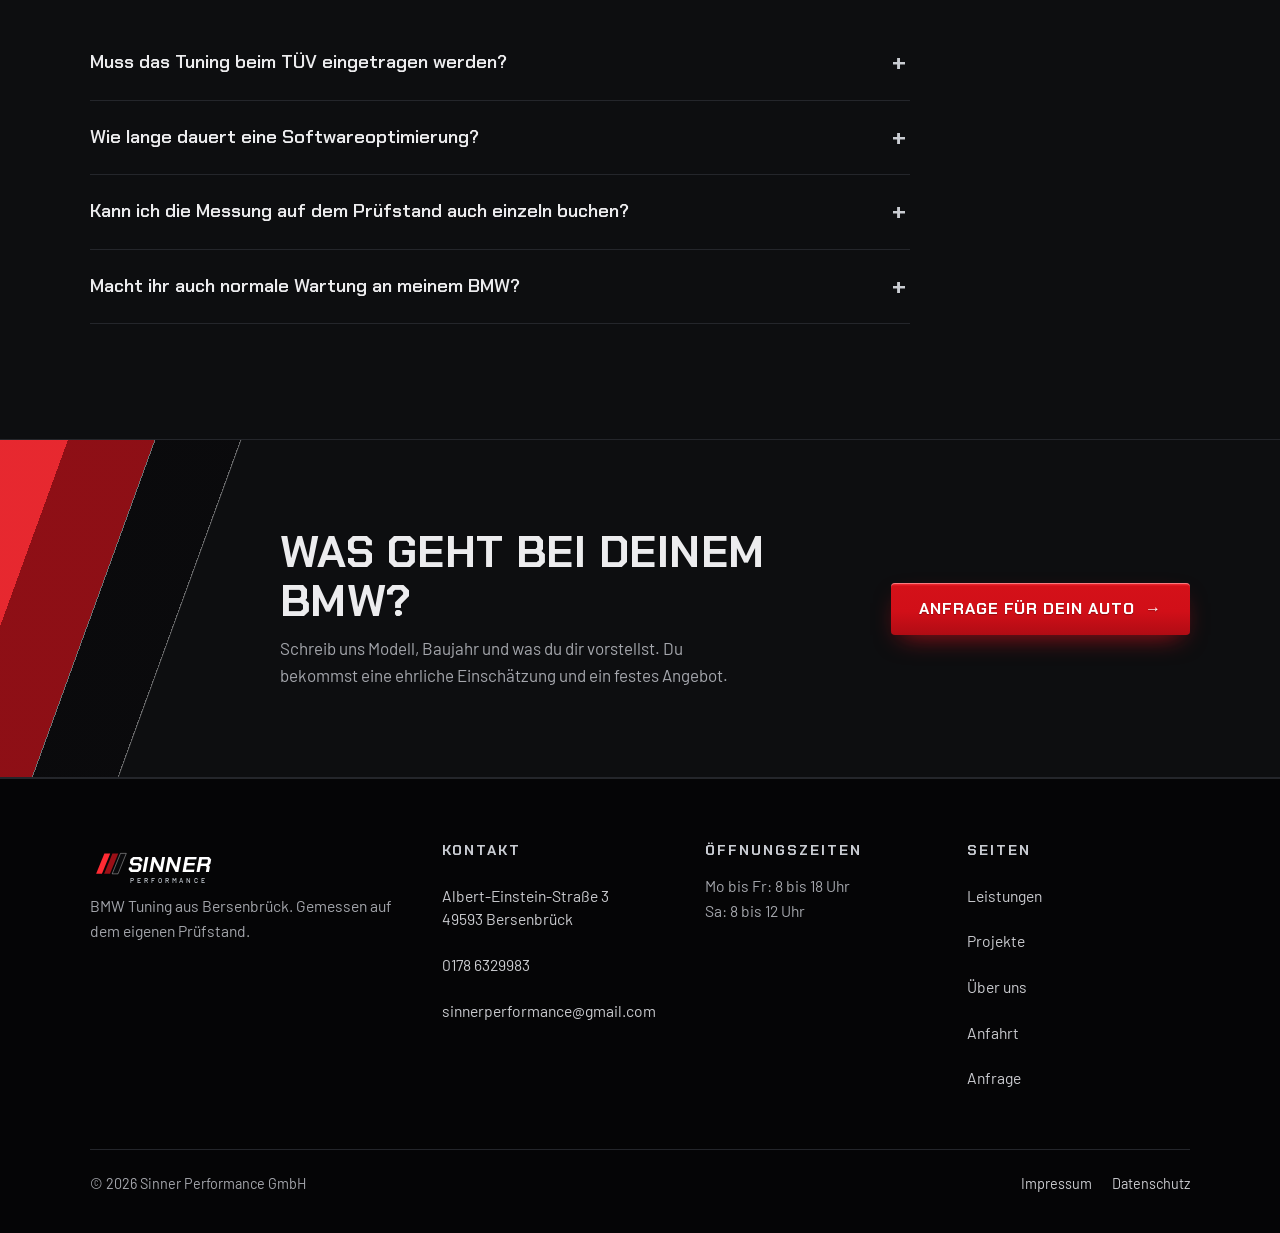
<file: leistungen.html>
<!doctype html>
<html lang="de" class="no-js">
<head>
<meta charset="utf-8">
<meta name="viewport" content="width=device-width, initial-scale=1">
<meta name="robots" content="noindex"><title>Leistungen: Software, Abgas, Motor, Fahrwerk | Sinner Performance</title>
<meta name="description" content="Softwareoptimierung, Abgasanlagen, Motor, Fahrwerk und Leistungsprüfstand für alle BMW Modelle in Bersenbrück. Mit Messung vorher und nachher.">

<link rel="icon" href="assets/favicon.svg?v=20261124c" type="image/svg+xml">
<link rel="apple-touch-icon" href="assets/apple-touch-icon.png?v=20261124c">
<meta name="theme-color" content="#050506">
<link rel="stylesheet" href="assets/css/style.min.css?v=20261124c">

<meta property="og:type" content="website">
<meta property="og:locale" content="de_DE">
<meta property="og:site_name" content="Sinner Performance">
<meta property="og:title" content="Leistungen: Software, Abgas, Motor, Fahrwerk | Sinner Performance">
<meta property="og:description" content="Softwareoptimierung, Abgasanlagen, Motor, Fahrwerk und Leistungsprüfstand für alle BMW Modelle in Bersenbrück. Mit Messung vorher und nachher.">
<meta property="og:image" content="https://www.sinner-performance.de/assets/img/og-bild.jpg">
<meta property="og:image:width" content="1200">
<meta property="og:image:height" content="630">
<meta property="og:image:alt" content="Dunkelblauer BMW M5 in der Werkstatt von Sinner Performance mit Schriftzug">
<meta name="twitter:card" content="summary_large_image">
<meta name="twitter:title" content="Leistungen: Software, Abgas, Motor, Fahrwerk | Sinner Performance">
<meta name="twitter:description" content="Softwareoptimierung, Abgasanlagen, Motor, Fahrwerk und Leistungsprüfstand für alle BMW Modelle in Bersenbrück. Mit Messung vorher und nachher.">
<meta name="twitter:image" content="https://www.sinner-performance.de/assets/img/og-bild.jpg">
<script type="application/ld+json">{"@context": "https://schema.org", "@type": "AutoRepair", "@id": "https://www.sinner-performance.de/#betrieb", "name": "Sinner Performance", "description": "Tuningwerkstatt in Bersenbrück für alle BMW Modelle: Softwareoptimierung, Abgasanlagen, Motor, Fahrwerk und Leistungsprüfstand.", "url": "https://www.sinner-performance.de/", "logo": "https://www.sinner-performance.de/assets/favicon.svg", "image": "https://www.sinner-performance.de/assets/img/og-bild.jpg", "telephone": "+491786329983", "email": "sinnerperformance@gmail.com", "address": {"@type": "PostalAddress", "streetAddress": "Albert-Einstein-Straße 3", "postalCode": "49593", "addressLocality": "Bersenbrück", "addressRegion": "Niedersachsen", "addressCountry": "DE"}, "areaServed": ["Bersenbrück", "Osnabrücker Land", "Niedersachsen"], "openingHoursSpecification": [{"@type": "OpeningHoursSpecification", "dayOfWeek": ["Monday", "Tuesday", "Wednesday", "Thursday", "Friday"], "opens": "08:00", "closes": "18:00"}, {"@type": "OpeningHoursSpecification", "dayOfWeek": "Saturday", "opens": "08:00", "closes": "12:00"}], "hasMap": "https://www.google.com/maps/search/?api=1&query=Albert-Einstein-Stra%C3%9Fe+3%2C+49593+Bersenbr%C3%BCck", "knowsAbout": ["BMW", "BMW M", "Softwareoptimierung", "Abgasanlagen", "Fahrwerk", "Leistungsprüfstand"]}</script>
<script type="application/ld+json">{"@context": "https://schema.org", "@type": "BreadcrumbList", "itemListElement": [{"@type": "ListItem", "position": 1, "name": "Startseite", "item": "https://www.sinner-performance.de/"}, {"@type": "ListItem", "position": 2, "name": "Leistungen", "item": "https://www.sinner-performance.de/leistungen"}]}</script>
<script type="application/ld+json">{"@context": "https://schema.org", "@type": "FAQPage", "mainEntity": [{"@type": "Question", "name": "Muss das Tuning beim TÜV eingetragen werden?", "acceptedAnswer": {"@type": "Answer", "text": "Das kommt auf die Änderung an. Bei Abgasanlagen, Fahrwerk und Leistungssteigerung ist meist eine Eintragung nötig. Wir sagen dir vorher genau, was dazugehört, damit dein Auto zugelassen und versichert bleibt."}}, {"@type": "Question", "name": "Wie lange dauert eine Softwareoptimierung?", "acceptedAnswer": {"@type": "Answer", "text": "Mit Messung vorher und nachher plane einen Tag ein. Größere Umbauten an Motor oder Abgasanlage dauern länger. Den Zeitplan bekommst du mit dem Angebot."}}, {"@type": "Question", "name": "Kann ich die Messung auf dem Prüfstand auch einzeln buchen?", "acceptedAnswer": {"@type": "Answer", "text": "Ja. Viele kommen erst zur Messung, um zu sehen, wo ihr Auto gerade steht. Danach entscheidest du in Ruhe."}}, {"@type": "Question", "name": "Macht ihr auch normale Wartung an meinem BMW?", "acceptedAnswer": {"@type": "Answer", "text": "Ja. Ölwechsel, Bremsen, Inspektion und Reparaturen machen wir genauso. Gerade bei Autos mit mehr Leistung ist eine gute Wartung die Grundlage für alles andere."}}]}</script>
</head><body class="page-leistungen">
<a class="skip-link" href="#inhalt">Zum Inhalt springen</a>
<header class="site-header">
  <div class="wrap">
    <a class="logo" href="index.html" aria-label="Zur Startseite"><svg viewBox="0 0 200 52" width="154" height="40" aria-hidden="true" focusable="false">
  <g transform="skewX(-22)"><rect x="22" y="6" width="8" height="28" fill="#ff2b33"/><rect x="33" y="6" width="8" height="28" fill="#9c0f16"/><rect x="44" y="6" width="8" height="28" fill="#0a0a0c" stroke="rgba(255,255,255,.45)" stroke-width="1"/></g>
  <text x="52" y="32" font-family="Chakra Petch, sans-serif" font-weight="700" font-style="italic" font-size="31" fill="#ffffff" letter-spacing=".5">SINNER</text>
  <text x="54" y="47" font-family="Barlow, sans-serif" font-weight="500" font-size="9.4" letter-spacing="4.1" fill="#c9cfd6">PERFORMANCE</text>
</svg></a>
    <button class="menu-toggle" type="button" aria-expanded="false" aria-controls="hauptmenue" aria-label="Menü öffnen"><span></span></button>
    <nav class="nav" id="hauptmenue" aria-label="Hauptmenü">
      <a href="leistungen.html" aria-current="page">Leistungen</a>
      <a href="projekte.html">Projekte</a>
      <a href="ueber-uns.html">Über uns</a>
      <a href="anfahrt.html">Anfahrt</a>
      <a class="btn btn--primary" href="anfrage.html">Anfrage stellen</a>
    </nav>
  </div>
</header>
<main id="inhalt"><section class="page-head">
  <div class="wrap">
    <p class="eyebrow"><span class="stripes" aria-hidden="true"><i></i><i></i><i></i></span>Leistungen</p>
    <h1>Alles für deinen BMW</h1>
    <p class="lead">Von der Software bis zum Fahrwerk. Jede Arbeit beginnt und endet bei uns auf dem Prüfstand.</p>
  </div>
</section>
<section class="section">
  <div class="wrap">
    <article class="service reveal" id="software">
      <span class="service__no" aria-hidden="true">01</span>
      <div>
        <h2>Softwareoptimierung</h2>
        <p class="muted">Mehr Leistung und Drehmoment, ohne den Motor zu überfordern. Wir stimmen die Software auf dein Modell und deinen Zustand ab und prüfen das Ergebnis auf dem Prüfstand.</p>
        <ul class="checklist"><li>Leistungsstufen passend zu Motor und Getriebe</li><li>Auslesen und Sichern der Originalsoftware</li><li>Kontrolle von Ladedruck, Temperaturen und Gemisch</li></ul>
      </div>
      <div class="service__media"><img src="assets/img/software-laptop-m3-800.webp?v=7076d7c2" srcset="assets/img/software-laptop-m3-480.webp?v=b0487896 480w, assets/img/software-laptop-m3-800.webp?v=7076d7c2 800w, assets/img/software-laptop-m3-1100.webp?v=72b6efb2 1100w, assets/img/software-laptop-m3.webp?v=686fb6b2 1448w" sizes="(max-width: 820px) calc(100vw - 32px), (max-width: 1024px) 80vw, 460px" width="1448" height="1086" alt="Laptop mit Tuningprogramm und Leistungskurve auf einer Werkbank, dahinter ein grauer BMW M3 G80" style="background:#0d0e10 url([data-uri]) center/cover no-repeat" loading="lazy" decoding="async"></div>
    </article>
    <article class="service reveal" id="abgasanlage">
      <span class="service__no" aria-hidden="true">02</span>
      <div>
        <h2>Abgasanlagen</h2>
        <p class="muted">Ein BMW darf ruhig nach etwas klingen. Wir bauen Abgasanlagen aus Edelstahl ein, auf Wunsch mit Klappensteuerung, damit es in der Stadt leise bleibt.</p>
        <ul class="checklist"><li>Anlagen ab Katalysator oder komplett</li><li>Klappensteuerung per Knopf oder App</li><li>Einbau, Abstimmung und Eintragung</li></ul>
      </div>
      <div class="service__media"><img src="assets/img/abgasanlage-m5-f90-800.webp?v=c3ed638f" srcset="assets/img/abgasanlage-m5-f90-480.webp?v=34121294 480w, assets/img/abgasanlage-m5-f90-800.webp?v=c3ed638f 800w, assets/img/abgasanlage-m5-f90-1100.webp?v=cec1e42d 1100w, assets/img/abgasanlage-m5-f90.webp?v=63c26531 1448w" sizes="(max-width: 820px) calc(100vw - 32px), (max-width: 1024px) 80vw, 460px" width="1448" height="1086" alt="BMW M5 F90 von hinten auf der Hebebühne mit neuer Edelstahl Abgasanlage und vier Endrohren" style="background:#0d0e10 url([data-uri]) center/cover no-repeat" loading="lazy" decoding="async"></div>
    </article>
    <article class="service reveal" id="motor">
      <span class="service__no" aria-hidden="true">03</span>
      <div>
        <h2>Motor</h2>
        <p class="muted">Vom Vierzylinder bis zum V8, vom Alltagsauto bis zum M. Wir kennen die typischen Schwachstellen und kümmern uns darum, bevor sie teuer werden.</p>
        <ul class="checklist"><li>Pleuellager, Steuerkette und Vanos</li><li>Ansaugung, Ladeluftkühler und Turbolader</li><li>Inspektion und Fehlersuche</li></ul>
      </div>
      <div class="service__media"><img src="assets/img/motor-v10-e60-800.webp?v=0d7b26c9" srcset="assets/img/motor-v10-e60-480.webp?v=a09163dd 480w, assets/img/motor-v10-e60-800.webp?v=0d7b26c9 800w, assets/img/motor-v10-e60-1100.webp?v=04a08241 1100w, assets/img/motor-v10-e60.webp?v=10809554 1448w" sizes="(max-width: 820px) calc(100vw - 32px), (max-width: 1024px) 80vw, 460px" width="1448" height="1086" alt="Geöffnete Motorhaube eines schwarzen BMW M5 E60 mit V10 Motor, ein Mechaniker arbeitet mit einer Ratsche" style="background:#0d0e10 url([data-uri]) center/cover no-repeat" loading="lazy" decoding="async"></div>
    </article>
    <article class="service reveal" id="pruefstand">
      <span class="service__no" aria-hidden="true">04</span>
      <div>
        <h2>Leistungsprüfstand</h2>
        <p class="muted">Auf unserem Prüfstand siehst du, was dein Auto wirklich leistet. Wir messen vor und nach jeder Arbeit und geben dir das Diagramm mit.</p>
        <ul class="checklist"><li>Leistung und Drehmoment über den Drehzahlbereich</li><li>Vergleich vorher und nachher</li><li>Auch als einzelne Messung buchbar</li></ul>
      </div>
      <div class="service__media"><img src="assets/img/m5-f90-pruefstand-800.webp?v=7977459d" srcset="assets/img/m5-f90-pruefstand-480.webp?v=6b820378 480w, assets/img/m5-f90-pruefstand-800.webp?v=7977459d 800w, assets/img/m5-f90-pruefstand-1100.webp?v=3f682d68 1100w, assets/img/m5-f90-pruefstand.webp?v=d8679620 1448w" sizes="(max-width: 820px) calc(100vw - 32px), 560px" width="1448" height="1086" alt="Dunkelblauer BMW M5 F90 auf dem Leistungsprüfstand, daneben Bildschirme mit Leistungskurven" style="background:#0d0e10 url([data-uri]) center/cover no-repeat" loading="lazy" decoding="async"></div>
    </article>
    <article class="service reveal" id="fahrwerk">
      <span class="service__no" aria-hidden="true">05</span>
      <div>
        <h2>Fahrwerk</h2>
        <p class="muted">Ein starkes Auto braucht ein Fahrwerk, das mithält. Wir bauen Gewindefahrwerke ein und stellen sie auf deine Strecke und deinen Alltag ein.</p>
        <ul class="checklist"><li>Gewindefahrwerke und Tieferlegung</li><li>Achsvermessung und Spureinstellung</li><li>Bremsen und Felgen passend dazu</li></ul>
      </div>
      <div class="service__media"><img src="assets/img/fahrwerk-m4-f82-800.webp?v=60f1db40" srcset="assets/img/fahrwerk-m4-f82-480.webp?v=8657d85c 480w, assets/img/fahrwerk-m4-f82-800.webp?v=60f1db40 800w, assets/img/fahrwerk-m4-f82-1100.webp?v=b4820e6a 1100w, assets/img/fahrwerk-m4-f82.webp?v=a149446a 1448w" sizes="(max-width: 820px) calc(100vw - 32px), (max-width: 1024px) 80vw, 460px" width="1448" height="1086" alt="Grauer BMW M4 F82 auf der Hebebühne mit abmontiertem Rad und blauem Gewindefahrwerk" style="background:#0d0e10 url([data-uri]) center/cover no-repeat" loading="lazy" decoding="async"></div>
    </article>
  </div>
</section>

<section class="section section--alt" id="fragen" aria-labelledby="faq-titel">
  <div class="wrap">
    <div class="section-head reveal"><h2 id="faq-titel">Häufige Fragen</h2></div>
    <div class="faq reveal">
      <details><summary>Muss das Tuning beim TÜV eingetragen werden?</summary><p>Das kommt auf die Änderung an. Bei Abgasanlagen, Fahrwerk und Leistungssteigerung ist meist eine Eintragung nötig. Wir sagen dir vorher genau, was dazugehört, damit dein Auto zugelassen und versichert bleibt.</p></details>
      <details><summary>Wie lange dauert eine Softwareoptimierung?</summary><p>Mit Messung vorher und nachher plane einen Tag ein. Größere Umbauten an Motor oder Abgasanlage dauern länger. Den Zeitplan bekommst du mit dem Angebot.</p></details>
      <details><summary>Kann ich die Messung auf dem Prüfstand auch einzeln buchen?</summary><p>Ja. Viele kommen erst zur Messung, um zu sehen, wo ihr Auto gerade steht. Danach entscheidest du in Ruhe.</p></details>
      <details><summary>Macht ihr auch normale Wartung an meinem BMW?</summary><p>Ja. Ölwechsel, Bremsen, Inspektion und Reparaturen machen wir genauso. Gerade bei Autos mit mehr Leistung ist eine gute Wartung die Grundlage für alles andere.</p></details>
    </div>
  </div>
</section>

<section class="cta" aria-labelledby="cta-titel">
  <div class="wrap reveal">
    <div>
      <h2 id="cta-titel">Was geht bei deinem BMW?</h2>
      <p>Schreib uns Modell, Baujahr und was du dir vorstellst. Du bekommst eine ehrliche Einschätzung und ein festes Angebot.</p>
    </div>
    <a class="btn btn--primary" href="anfrage.html">Anfrage für dein Auto <span class="arrow" aria-hidden="true">&rarr;</span></a>
  </div>
</section>
</main>
<footer class="site-footer">
  <div class="wrap">
    <div class="footer-grid">
      <div>
        <a class="logo" href="index.html" aria-label="Zur Startseite"><svg viewBox="0 0 200 52" width="154" height="40" aria-hidden="true" focusable="false">
  <g transform="skewX(-22)"><rect x="22" y="6" width="8" height="28" fill="#ff2b33"/><rect x="33" y="6" width="8" height="28" fill="#9c0f16"/><rect x="44" y="6" width="8" height="28" fill="#0a0a0c" stroke="rgba(255,255,255,.45)" stroke-width="1"/></g>
  <text x="52" y="32" font-family="Chakra Petch, sans-serif" font-weight="700" font-style="italic" font-size="31" fill="#ffffff" letter-spacing=".5">SINNER</text>
  <text x="54" y="47" font-family="Barlow, sans-serif" font-weight="500" font-size="9.4" letter-spacing="4.1" fill="#c9cfd6">PERFORMANCE</text>
</svg></a>
        <p class="footer-claim">BMW Tuning aus Bersenbrück. Gemessen auf dem eigenen Prüfstand.</p>
      </div>
      <div>
        <h2>Kontakt</h2>
        <ul class="tap-list">
          <li><a href="anfahrt.html">Albert-Einstein-Straße 3<br>49593 Bersenbrück</a></li>
          <li><a href="tel:+491786329983">0178 6329983</a></li>
          <li><a href="mailto:sinnerperformance@gmail.com">sinnerperformance@gmail.com</a></li>
        </ul>
      </div>
      <div>
        <h2>Öffnungszeiten</h2>
        <p>Mo bis Fr: 8 bis 18 Uhr<br>Sa: 8 bis 12 Uhr</p>
      </div>
      <div class="footer-col--nav">
        <h2>Seiten</h2>
        <ul class="tap-list">
          <li><a href="leistungen.html">Leistungen</a></li>
          <li><a href="projekte.html">Projekte</a></li>
          <li><a href="ueber-uns.html">Über uns</a></li>
          <li><a href="anfahrt.html">Anfahrt</a></li>
          <li><a href="anfrage.html">Anfrage</a></li>
        </ul>
      </div>
    </div>
    <div class="footer-bottom">
      <span>&copy; <span id="year">2026</span> Sinner Performance GmbH</span>
      <ul class="tap-list tap-list--row">
        <li><a href="impressum.html">Impressum</a></li>
        <li><a href="datenschutz.html">Datenschutz</a></li>
      </ul>
    </div>
  </div>
</footer>
<nav class="mobile-cta" aria-label="Schnellanfrage"><a class="btn btn--primary" href="anfrage.html">Anfrage für dein Auto <span class="arrow" aria-hidden="true">&rarr;</span></a></nav>
<script src="assets/js/main.js?v=20261124c" defer></script>
<script>document.querySelector("form[data-preview]")?.addEventListener("submit",e=>{e.preventDefault();const s=document.getElementById("form-status");s.textContent="Vorschau: Das Formular verschickt erst etwas, wenn die Seite online auf deinem Webspace liegt.";s.className="form-status is-visible form-status--ok";});</script></body>
</html>
</file>
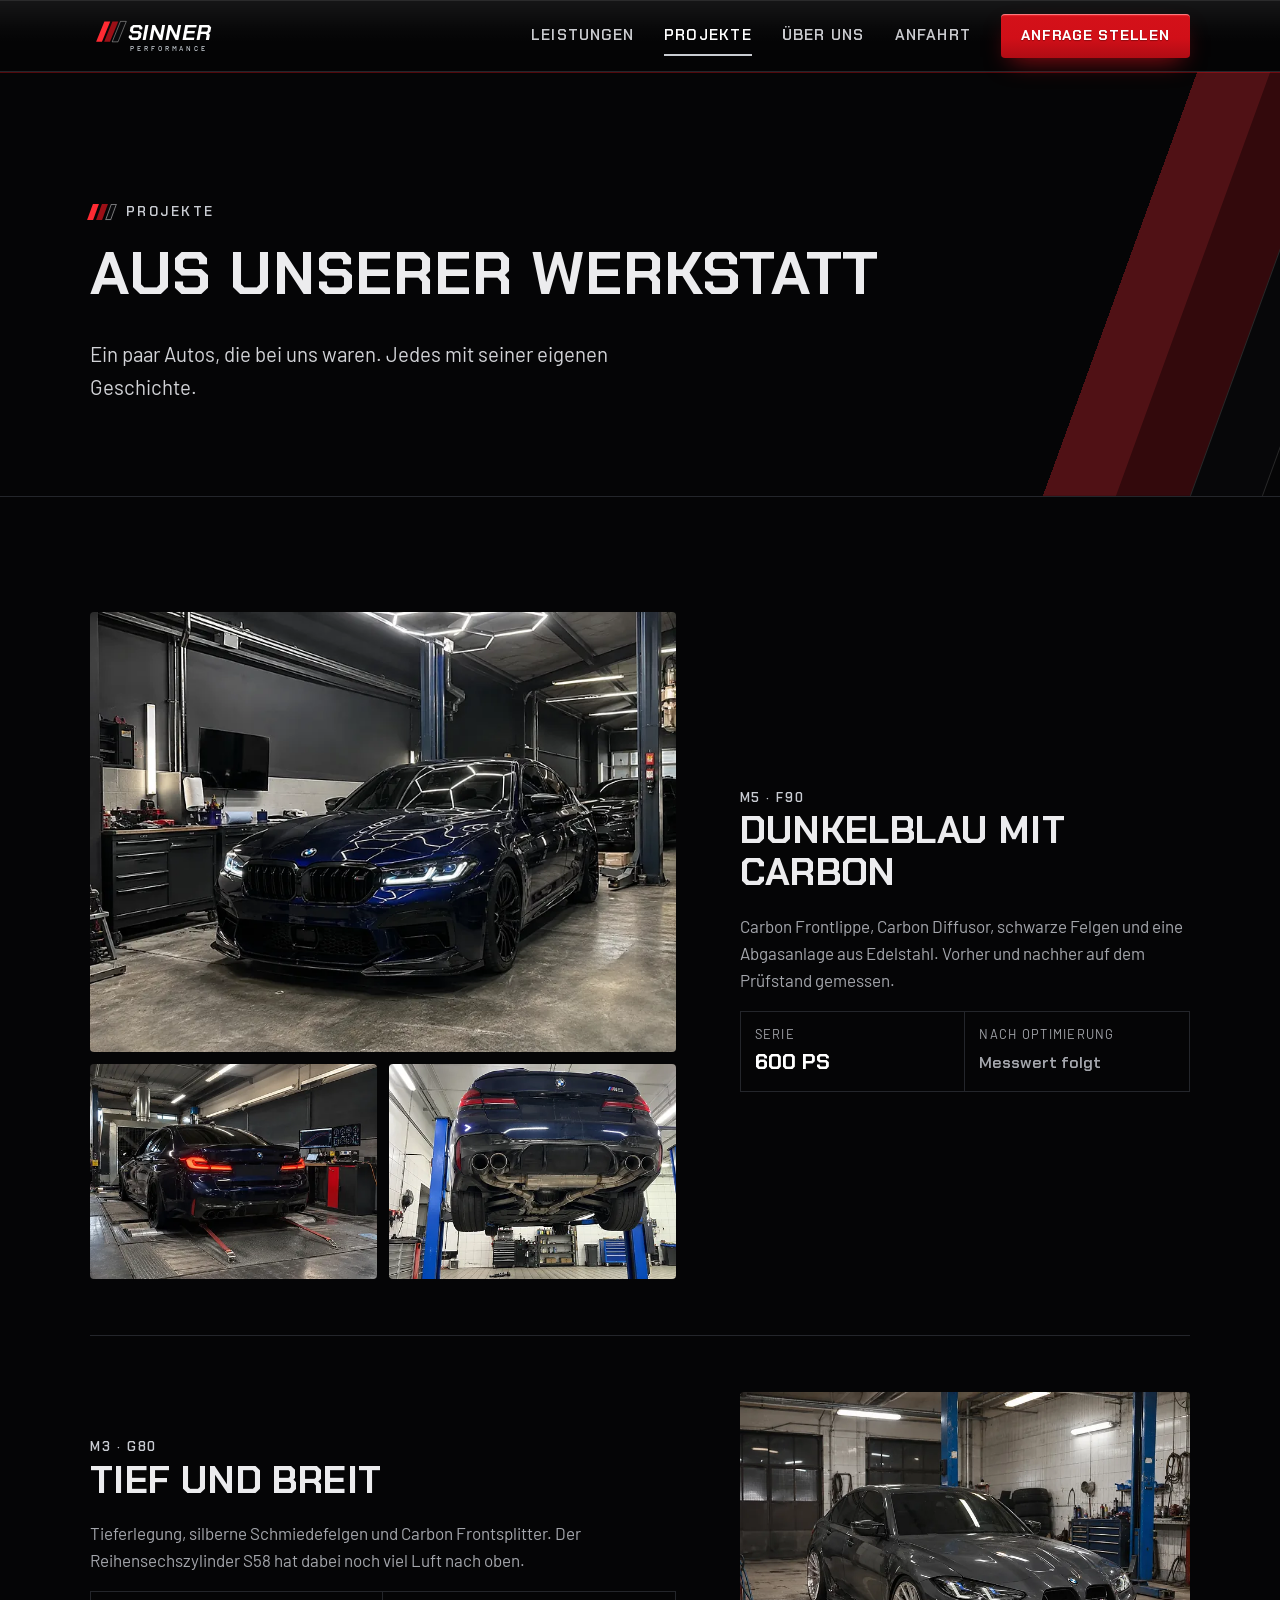
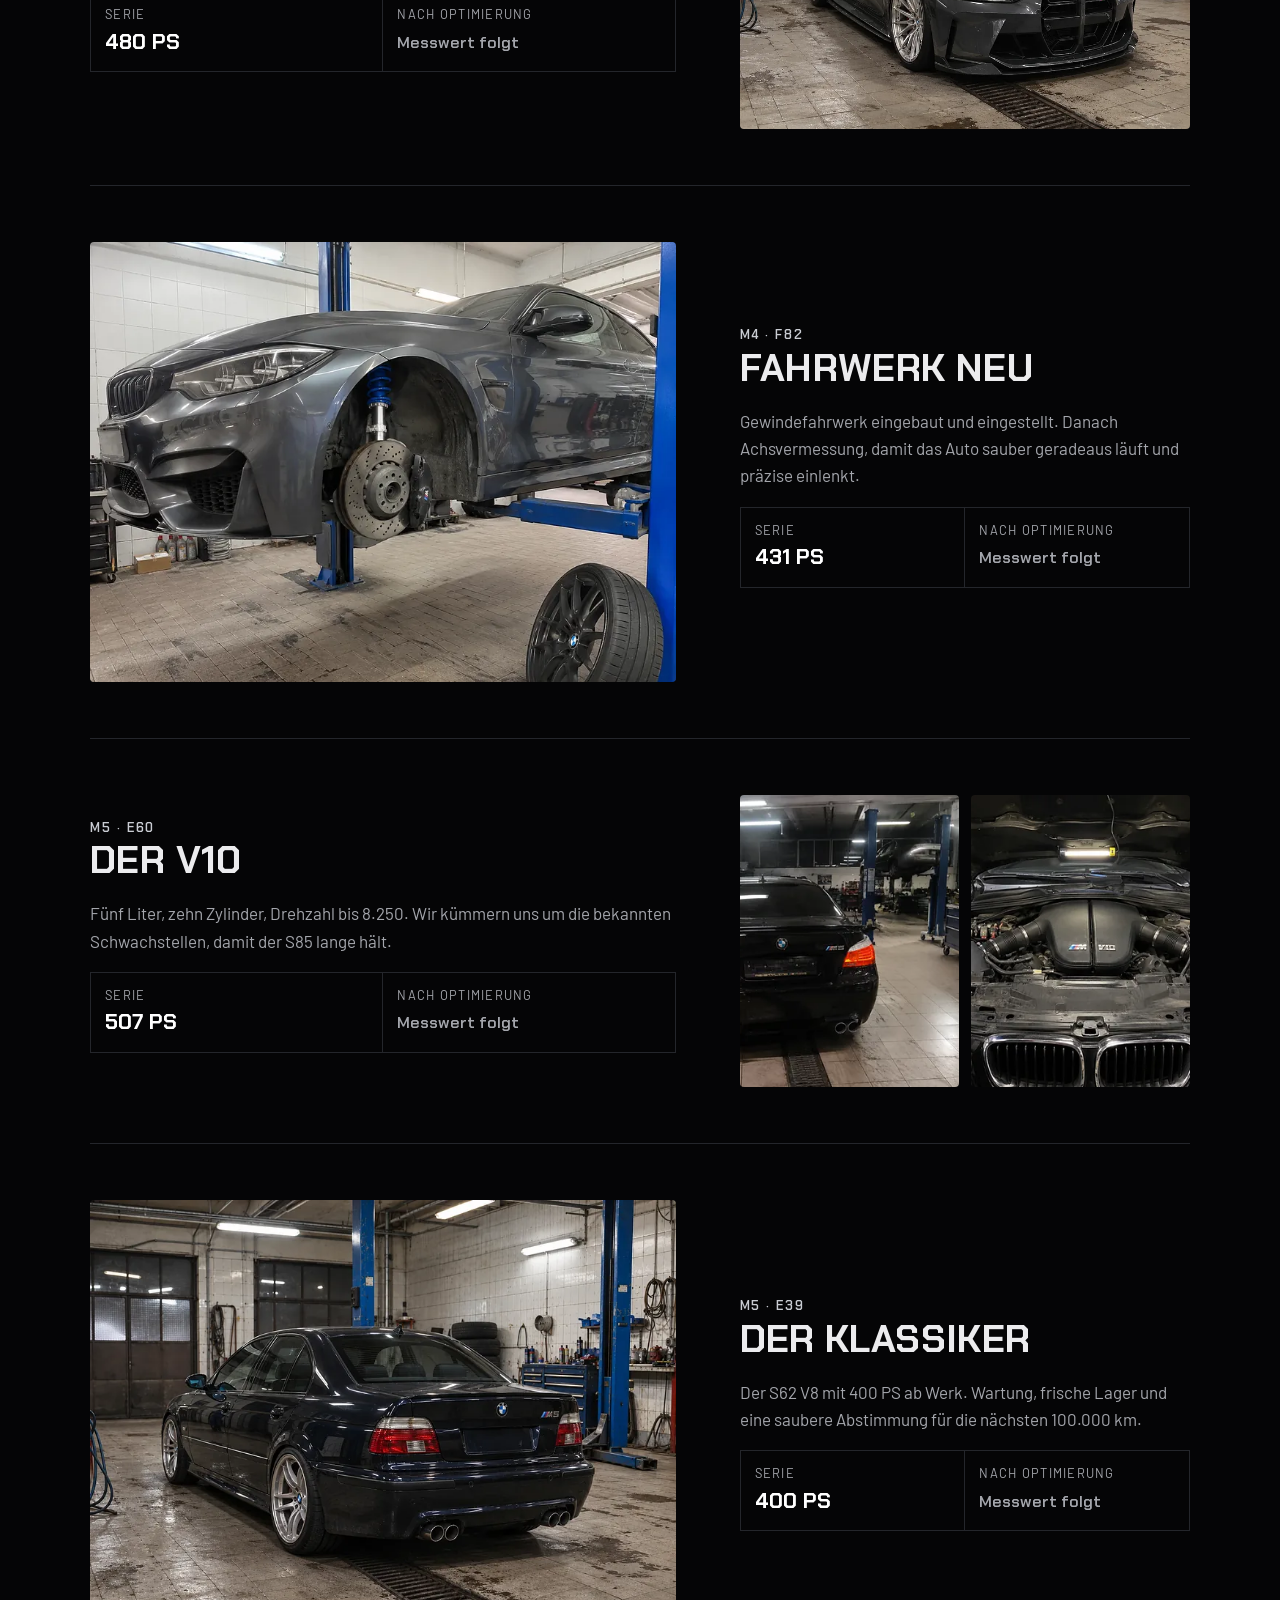
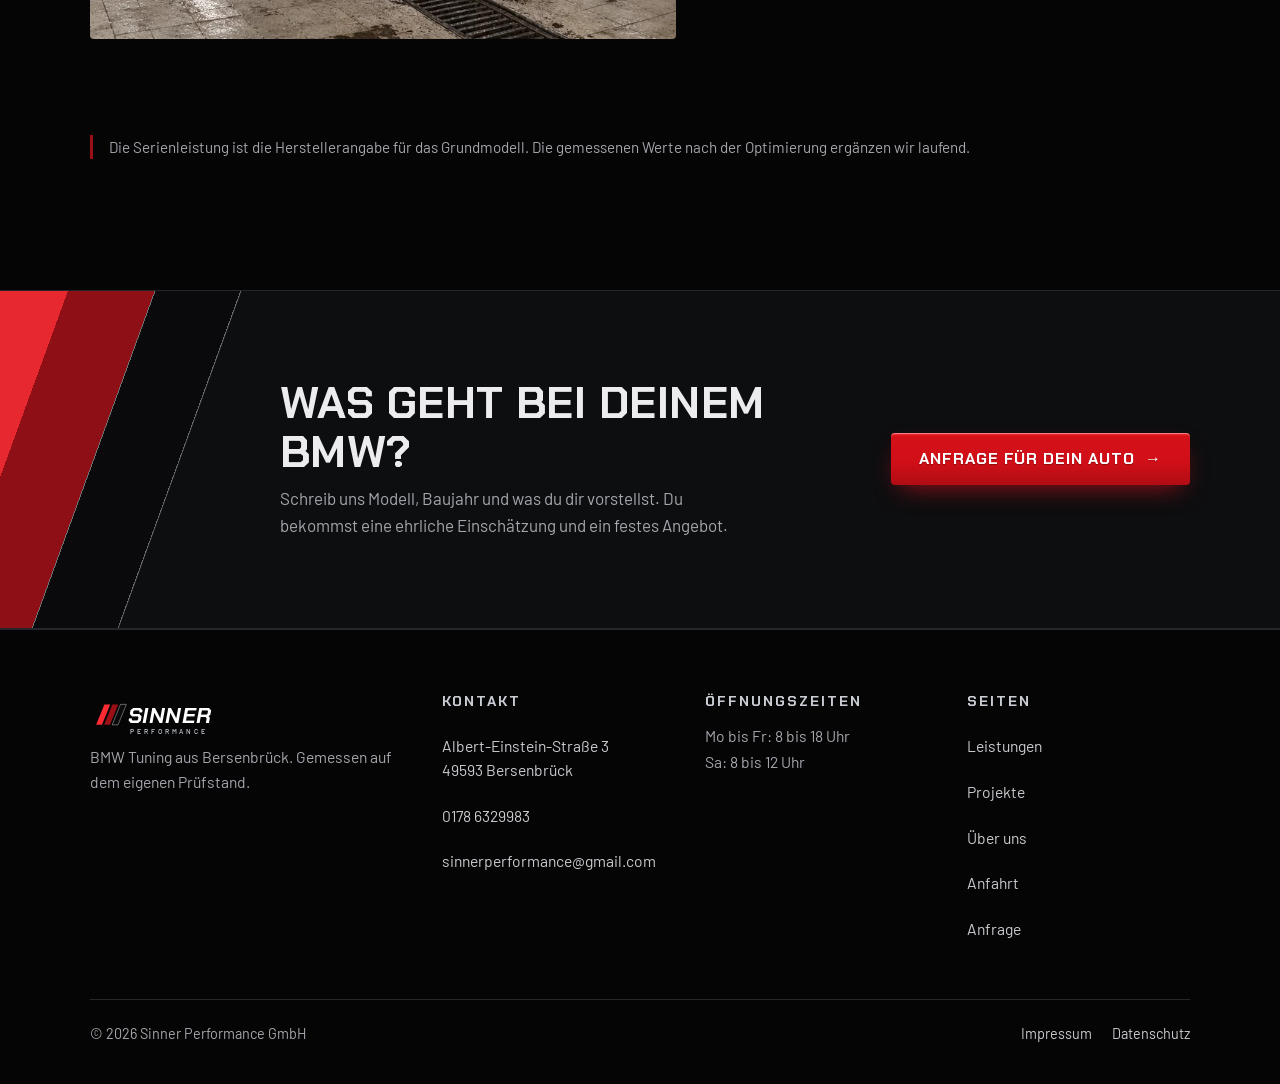
<file: projekte.html>
<!doctype html>
<html lang="de" class="no-js">
<head>
<meta charset="utf-8">
<meta name="viewport" content="width=device-width, initial-scale=1">
<meta name="robots" content="noindex"><title>Projekte: getunte BMW aus unserer Werkstatt | Sinner Performance</title>
<meta name="description" content="M5 F90, M3 G80, M4 F82, M5 E60 und M5 E39: Ein Blick auf Autos, die bei Sinner Performance in Bersenbrück waren.">

<link rel="icon" href="assets/favicon.svg?v=20261124c" type="image/svg+xml">
<link rel="apple-touch-icon" href="assets/apple-touch-icon.png?v=20261124c">
<meta name="theme-color" content="#050506">
<link rel="stylesheet" href="assets/css/style.min.css?v=20261124c">

<meta property="og:type" content="website">
<meta property="og:locale" content="de_DE">
<meta property="og:site_name" content="Sinner Performance">
<meta property="og:title" content="Projekte: getunte BMW aus unserer Werkstatt | Sinner Performance">
<meta property="og:description" content="M5 F90, M3 G80, M4 F82, M5 E60 und M5 E39: Ein Blick auf Autos, die bei Sinner Performance in Bersenbrück waren.">
<meta property="og:image" content="https://www.sinner-performance.de/assets/img/og-bild.jpg">
<meta property="og:image:width" content="1200">
<meta property="og:image:height" content="630">
<meta property="og:image:alt" content="Dunkelblauer BMW M5 in der Werkstatt von Sinner Performance mit Schriftzug">
<meta name="twitter:card" content="summary_large_image">
<meta name="twitter:title" content="Projekte: getunte BMW aus unserer Werkstatt | Sinner Performance">
<meta name="twitter:description" content="M5 F90, M3 G80, M4 F82, M5 E60 und M5 E39: Ein Blick auf Autos, die bei Sinner Performance in Bersenbrück waren.">
<meta name="twitter:image" content="https://www.sinner-performance.de/assets/img/og-bild.jpg">
<script type="application/ld+json">{"@context": "https://schema.org", "@type": "AutoRepair", "@id": "https://www.sinner-performance.de/#betrieb", "name": "Sinner Performance", "description": "Tuningwerkstatt in Bersenbrück für alle BMW Modelle: Softwareoptimierung, Abgasanlagen, Motor, Fahrwerk und Leistungsprüfstand.", "url": "https://www.sinner-performance.de/", "logo": "https://www.sinner-performance.de/assets/favicon.svg", "image": "https://www.sinner-performance.de/assets/img/og-bild.jpg", "telephone": "+491786329983", "email": "sinnerperformance@gmail.com", "address": {"@type": "PostalAddress", "streetAddress": "Albert-Einstein-Straße 3", "postalCode": "49593", "addressLocality": "Bersenbrück", "addressRegion": "Niedersachsen", "addressCountry": "DE"}, "areaServed": ["Bersenbrück", "Osnabrücker Land", "Niedersachsen"], "openingHoursSpecification": [{"@type": "OpeningHoursSpecification", "dayOfWeek": ["Monday", "Tuesday", "Wednesday", "Thursday", "Friday"], "opens": "08:00", "closes": "18:00"}, {"@type": "OpeningHoursSpecification", "dayOfWeek": "Saturday", "opens": "08:00", "closes": "12:00"}], "hasMap": "https://www.google.com/maps/search/?api=1&query=Albert-Einstein-Stra%C3%9Fe+3%2C+49593+Bersenbr%C3%BCck", "knowsAbout": ["BMW", "BMW M", "Softwareoptimierung", "Abgasanlagen", "Fahrwerk", "Leistungsprüfstand"]}</script>
<script type="application/ld+json">{"@context": "https://schema.org", "@type": "BreadcrumbList", "itemListElement": [{"@type": "ListItem", "position": 1, "name": "Startseite", "item": "https://www.sinner-performance.de/"}, {"@type": "ListItem", "position": 2, "name": "Projekte", "item": "https://www.sinner-performance.de/projekte"}]}</script>
</head><body class="page-projekte">
<a class="skip-link" href="#inhalt">Zum Inhalt springen</a>
<header class="site-header">
  <div class="wrap">
    <a class="logo" href="index.html" aria-label="Zur Startseite"><svg viewBox="0 0 200 52" width="154" height="40" aria-hidden="true" focusable="false">
  <g transform="skewX(-22)"><rect x="22" y="6" width="8" height="28" fill="#ff2b33"/><rect x="33" y="6" width="8" height="28" fill="#9c0f16"/><rect x="44" y="6" width="8" height="28" fill="#0a0a0c" stroke="rgba(255,255,255,.45)" stroke-width="1"/></g>
  <text x="52" y="32" font-family="Chakra Petch, sans-serif" font-weight="700" font-style="italic" font-size="31" fill="#ffffff" letter-spacing=".5">SINNER</text>
  <text x="54" y="47" font-family="Barlow, sans-serif" font-weight="500" font-size="9.4" letter-spacing="4.1" fill="#c9cfd6">PERFORMANCE</text>
</svg></a>
    <button class="menu-toggle" type="button" aria-expanded="false" aria-controls="hauptmenue" aria-label="Menü öffnen"><span></span></button>
    <nav class="nav" id="hauptmenue" aria-label="Hauptmenü">
      <a href="leistungen.html">Leistungen</a>
      <a href="projekte.html" aria-current="page">Projekte</a>
      <a href="ueber-uns.html">Über uns</a>
      <a href="anfahrt.html">Anfahrt</a>
      <a class="btn btn--primary" href="anfrage.html">Anfrage stellen</a>
    </nav>
  </div>
</header>
<main id="inhalt"><section class="page-head">
  <div class="wrap">
    <p class="eyebrow"><span class="stripes" aria-hidden="true"><i></i><i></i><i></i></span>Projekte</p>
    <h1>Aus unserer Werkstatt</h1>
    <p class="lead">Ein paar Autos, die bei uns waren. Jedes mit seiner eigenen Geschichte.</p>
  </div>
</section>
<section class="section">
  <div class="wrap">
<!-- PLATZHALTER: Projekt-Beschreibungen und Umbauten mit echten Angaben prüfen (siehe OFFENE-PUNKTE.txt) -->
    <article class="project reveal">
      <div class="project__media project__media--duo"><img src="assets/img/m5-f90-front-800.webp?v=d1564c31" srcset="assets/img/m5-f90-front-480.webp?v=42c9d5f5 480w, assets/img/m5-f90-front-800.webp?v=d1564c31 800w, assets/img/m5-f90-front-1100.webp?v=10d33b54 1100w, assets/img/m5-f90-front.webp?v=6ea53eb7 1448w, assets/img/m5-f90-front-2200.webp?v=62e50e2f 2200w" sizes="(max-width: 820px) calc(100vw - 32px), 600px" width="1448" height="1086" alt="Dunkelblauer BMW M5 F90 mit schwarzen Felgen von vorne in der Werkstatt" style="background:#0d0e10 url([data-uri]) center/cover no-repeat" loading="lazy" decoding="async"><img src="assets/img/m5-f90-pruefstand-800.webp?v=7977459d" srcset="assets/img/m5-f90-pruefstand-480.webp?v=6b820378 480w, assets/img/m5-f90-pruefstand-800.webp?v=7977459d 800w, assets/img/m5-f90-pruefstand-1100.webp?v=3f682d68 1100w, assets/img/m5-f90-pruefstand.webp?v=d8679620 1448w" sizes="(max-width: 820px) 50vw, 300px" width="1448" height="1086" alt="Der gleiche M5 F90 von hinten auf dem Prüfstand" style="background:#0d0e10 url([data-uri]) center/cover no-repeat" loading="lazy" decoding="async"><img src="assets/img/abgasanlage-m5-f90-800.webp?v=c3ed638f" srcset="assets/img/abgasanlage-m5-f90-480.webp?v=34121294 480w, assets/img/abgasanlage-m5-f90-800.webp?v=c3ed638f 800w, assets/img/abgasanlage-m5-f90-1100.webp?v=cec1e42d 1100w, assets/img/abgasanlage-m5-f90.webp?v=63c26531 1448w" sizes="(max-width: 820px) 50vw, 300px" width="1448" height="1086" alt="Edelstahl Abgasanlage unter dem M5 F90 auf der Hebebühne" style="background:#0d0e10 url([data-uri]) center/cover no-repeat" loading="lazy" decoding="async"></div>
      <div>
        <span class="card__tag">M5 &middot; F90</span>
        <h2>Dunkelblau mit Carbon</h2>
        <p class="muted">Carbon Frontlippe, Carbon Diffusor, schwarze Felgen und eine Abgasanlage aus Edelstahl. Vorher und nachher auf dem Prüfstand gemessen.</p>
        <dl class="spec">
          <div><dt>Serie</dt><dd>600 PS</dd></div>
          <div><dt>Nach Optimierung</dt><dd class="pending"><!-- PLATZHALTER: gemessene PS eintragen -->Messwert folgt</dd></div>
        </dl>
      </div>
    </article>
    <article class="project reveal">
      <div class="project__media"><img src="assets/img/m3-g80-front-800.webp?v=21cb40dc" srcset="assets/img/m3-g80-front-480.webp?v=6fac02a7 480w, assets/img/m3-g80-front-800.webp?v=21cb40dc 800w, assets/img/m3-g80-front-1100.webp?v=c1a32980 1100w, assets/img/m3-g80-front.webp?v=928fcf48 1448w" sizes="(max-width: 820px) calc(100vw - 32px), 600px" width="1448" height="1086" alt="Grauer BMW M3 G80 mit silbernen Felgen und Carbon Frontsplitter in einer gefliesten Werkstatt" style="background:#0d0e10 url([data-uri]) center/cover no-repeat" loading="lazy" decoding="async"></div>
      <div>
        <span class="card__tag">M3 &middot; G80</span>
        <h2>Tief und breit</h2>
        <p class="muted">Tieferlegung, silberne Schmiedefelgen und Carbon Frontsplitter. Der Reihensechszylinder S58 hat dabei noch viel Luft nach oben.</p>
        <dl class="spec">
          <div><dt>Serie</dt><dd>480 PS</dd></div>
          <div><dt>Nach Optimierung</dt><dd class="pending"><!-- PLATZHALTER: gemessene PS eintragen -->Messwert folgt</dd></div>
        </dl>
      </div>
    </article>
    <article class="project reveal">
      <div class="project__media"><img src="assets/img/fahrwerk-m4-f82-800.webp?v=60f1db40" srcset="assets/img/fahrwerk-m4-f82-480.webp?v=8657d85c 480w, assets/img/fahrwerk-m4-f82-800.webp?v=60f1db40 800w, assets/img/fahrwerk-m4-f82-1100.webp?v=b4820e6a 1100w, assets/img/fahrwerk-m4-f82.webp?v=a149446a 1448w" sizes="(max-width: 820px) calc(100vw - 32px), 600px" width="1448" height="1086" alt="Grauer BMW M4 F82 auf der Hebebühne mit abmontiertem Rad und blauem Gewindefahrwerk" style="background:#0d0e10 url([data-uri]) center/cover no-repeat" loading="lazy" decoding="async"></div>
      <div>
        <span class="card__tag">M4 &middot; F82</span>
        <h2>Fahrwerk neu</h2>
        <p class="muted">Gewindefahrwerk eingebaut und eingestellt. Danach Achsvermessung, damit das Auto sauber geradeaus läuft und präzise einlenkt.</p>
        <dl class="spec">
          <div><dt>Serie</dt><dd>431 PS</dd></div>
          <div><dt>Nach Optimierung</dt><dd class="pending"><!-- PLATZHALTER: gemessene PS eintragen -->Messwert folgt</dd></div>
        </dl>
      </div>
    </article>
    <article class="project reveal">
      <div class="project__media project__media--pair"><img src="assets/img/m5-e60-heck-800.webp?v=cbd48821" srcset="assets/img/m5-e60-heck-480.webp?v=de14609c 480w, assets/img/m5-e60-heck-800.webp?v=cbd48821 800w, assets/img/m5-e60-heck-1100.webp?v=0607239f 1100w, assets/img/m5-e60-heck.webp?v=61034ba1 1448w" sizes="(max-width: 820px) 50vw, 300px" width="1448" height="1086" alt="Schwarzer BMW M5 E60 von hinten in der Werkstatt" style="background:#0d0e10 url([data-uri]) center/cover no-repeat" loading="lazy" decoding="async"><img src="assets/img/motor-v10-e60-800.webp?v=0d7b26c9" srcset="assets/img/motor-v10-e60-480.webp?v=a09163dd 480w, assets/img/motor-v10-e60-800.webp?v=0d7b26c9 800w, assets/img/motor-v10-e60-1100.webp?v=04a08241 1100w, assets/img/motor-v10-e60.webp?v=10809554 1448w" sizes="(max-width: 820px) 50vw, 300px" width="1448" height="1086" alt="Geöffneter Motorraum des M5 E60 mit V10 Motor" style="background:#0d0e10 url([data-uri]) center/cover no-repeat" loading="lazy" decoding="async"></div>
      <div>
        <span class="card__tag">M5 &middot; E60</span>
        <h2>Der V10</h2>
        <p class="muted">Fünf Liter, zehn Zylinder, Drehzahl bis 8.250. Wir kümmern uns um die bekannten Schwachstellen, damit der S85 lange hält.</p>
        <dl class="spec">
          <div><dt>Serie</dt><dd>507 PS</dd></div>
          <div><dt>Nach Optimierung</dt><dd class="pending"><!-- PLATZHALTER: gemessene PS eintragen -->Messwert folgt</dd></div>
        </dl>
      </div>
    </article>
    <article class="project reveal">
      <div class="project__media"><img src="assets/img/m5-e39-heck-800.webp?v=dd113245" srcset="assets/img/m5-e39-heck-480.webp?v=d3694e5d 480w, assets/img/m5-e39-heck-800.webp?v=dd113245 800w, assets/img/m5-e39-heck-1100.webp?v=cedf3ab3 1100w, assets/img/m5-e39-heck.webp?v=18437c0f 1448w" sizes="(max-width: 820px) calc(100vw - 32px), 600px" width="1448" height="1086" alt="Dunkelblauer BMW M5 E39 von schräg hinten mit silbernen Felgen in einer gefliesten Werkstatt" style="background:#0d0e10 url([data-uri]) center/cover no-repeat" loading="lazy" decoding="async"></div>
      <div>
        <span class="card__tag">M5 &middot; E39</span>
        <h2>Der Klassiker</h2>
        <p class="muted">Der S62 V8 mit 400 PS ab Werk. Wartung, frische Lager und eine saubere Abstimmung für die nächsten 100.000 km.</p>
        <dl class="spec">
          <div><dt>Serie</dt><dd>400 PS</dd></div>
          <div><dt>Nach Optimierung</dt><dd class="pending"><!-- PLATZHALTER: gemessene PS eintragen -->Messwert folgt</dd></div>
        </dl>
      </div>
    </article>
    <p class="note reveal">Die Serienleistung ist die Herstellerangabe für das Grundmodell. Die gemessenen Werte nach der Optimierung ergänzen wir laufend.</p>
  </div>
</section>

<section class="cta" aria-labelledby="cta-titel">
  <div class="wrap reveal">
    <div>
      <h2 id="cta-titel">Was geht bei deinem BMW?</h2>
      <p>Schreib uns Modell, Baujahr und was du dir vorstellst. Du bekommst eine ehrliche Einschätzung und ein festes Angebot.</p>
    </div>
    <a class="btn btn--primary" href="anfrage.html">Anfrage für dein Auto <span class="arrow" aria-hidden="true">&rarr;</span></a>
  </div>
</section>
</main>
<footer class="site-footer">
  <div class="wrap">
    <div class="footer-grid">
      <div>
        <a class="logo" href="index.html" aria-label="Zur Startseite"><svg viewBox="0 0 200 52" width="154" height="40" aria-hidden="true" focusable="false">
  <g transform="skewX(-22)"><rect x="22" y="6" width="8" height="28" fill="#ff2b33"/><rect x="33" y="6" width="8" height="28" fill="#9c0f16"/><rect x="44" y="6" width="8" height="28" fill="#0a0a0c" stroke="rgba(255,255,255,.45)" stroke-width="1"/></g>
  <text x="52" y="32" font-family="Chakra Petch, sans-serif" font-weight="700" font-style="italic" font-size="31" fill="#ffffff" letter-spacing=".5">SINNER</text>
  <text x="54" y="47" font-family="Barlow, sans-serif" font-weight="500" font-size="9.4" letter-spacing="4.1" fill="#c9cfd6">PERFORMANCE</text>
</svg></a>
        <p class="footer-claim">BMW Tuning aus Bersenbrück. Gemessen auf dem eigenen Prüfstand.</p>
      </div>
      <div>
        <h2>Kontakt</h2>
        <ul class="tap-list">
          <li><a href="anfahrt.html">Albert-Einstein-Straße 3<br>49593 Bersenbrück</a></li>
          <li><a href="tel:+491786329983">0178 6329983</a></li>
          <li><a href="mailto:sinnerperformance@gmail.com">sinnerperformance@gmail.com</a></li>
        </ul>
      </div>
      <div>
        <h2>Öffnungszeiten</h2>
        <p>Mo bis Fr: 8 bis 18 Uhr<br>Sa: 8 bis 12 Uhr</p>
      </div>
      <div class="footer-col--nav">
        <h2>Seiten</h2>
        <ul class="tap-list">
          <li><a href="leistungen.html">Leistungen</a></li>
          <li><a href="projekte.html">Projekte</a></li>
          <li><a href="ueber-uns.html">Über uns</a></li>
          <li><a href="anfahrt.html">Anfahrt</a></li>
          <li><a href="anfrage.html">Anfrage</a></li>
        </ul>
      </div>
    </div>
    <div class="footer-bottom">
      <span>&copy; <span id="year">2026</span> Sinner Performance GmbH</span>
      <ul class="tap-list tap-list--row">
        <li><a href="impressum.html">Impressum</a></li>
        <li><a href="datenschutz.html">Datenschutz</a></li>
      </ul>
    </div>
  </div>
</footer>
<nav class="mobile-cta" aria-label="Schnellanfrage"><a class="btn btn--primary" href="anfrage.html">Anfrage für dein Auto <span class="arrow" aria-hidden="true">&rarr;</span></a></nav>
<script src="assets/js/main.js?v=20261124c" defer></script>
<script>document.querySelector("form[data-preview]")?.addEventListener("submit",e=>{e.preventDefault();const s=document.getElementById("form-status");s.textContent="Vorschau: Das Formular verschickt erst etwas, wenn die Seite online auf deinem Webspace liegt.";s.className="form-status is-visible form-status--ok";});</script></body>
</html>
</file>
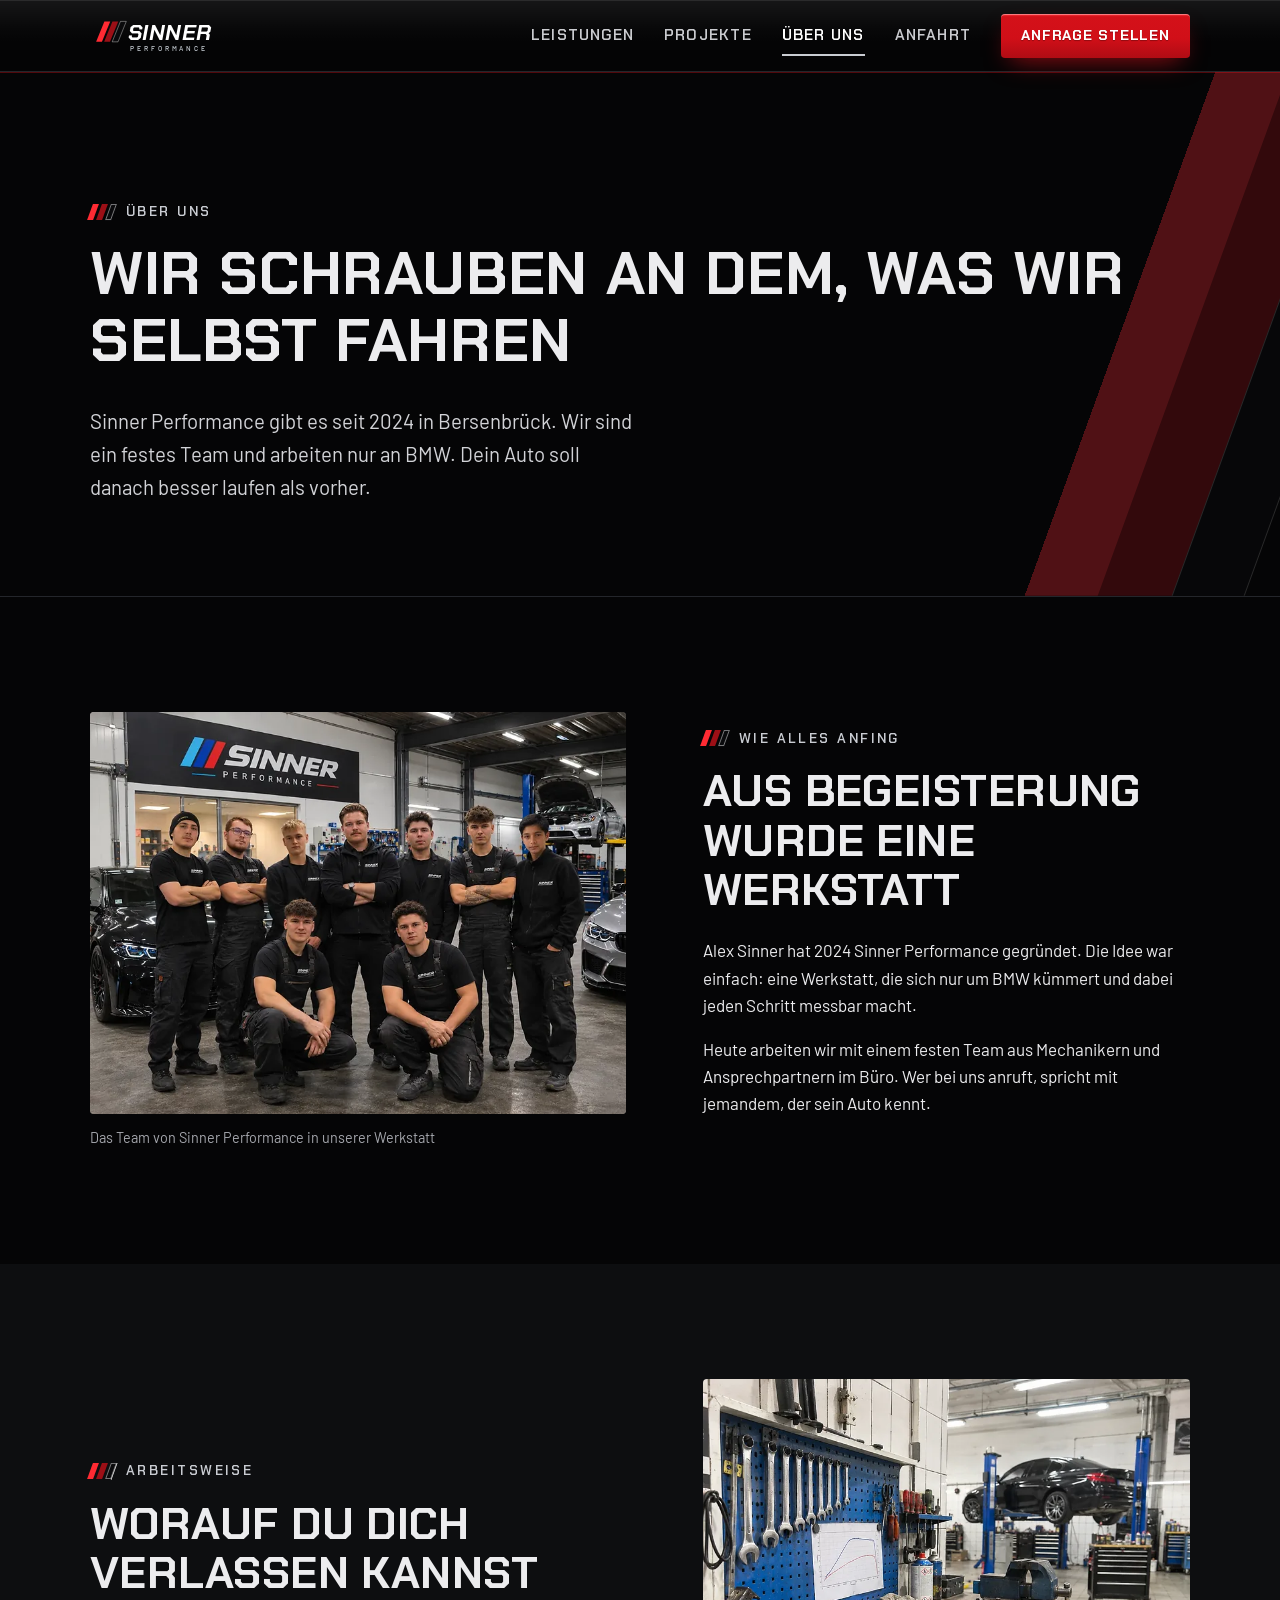
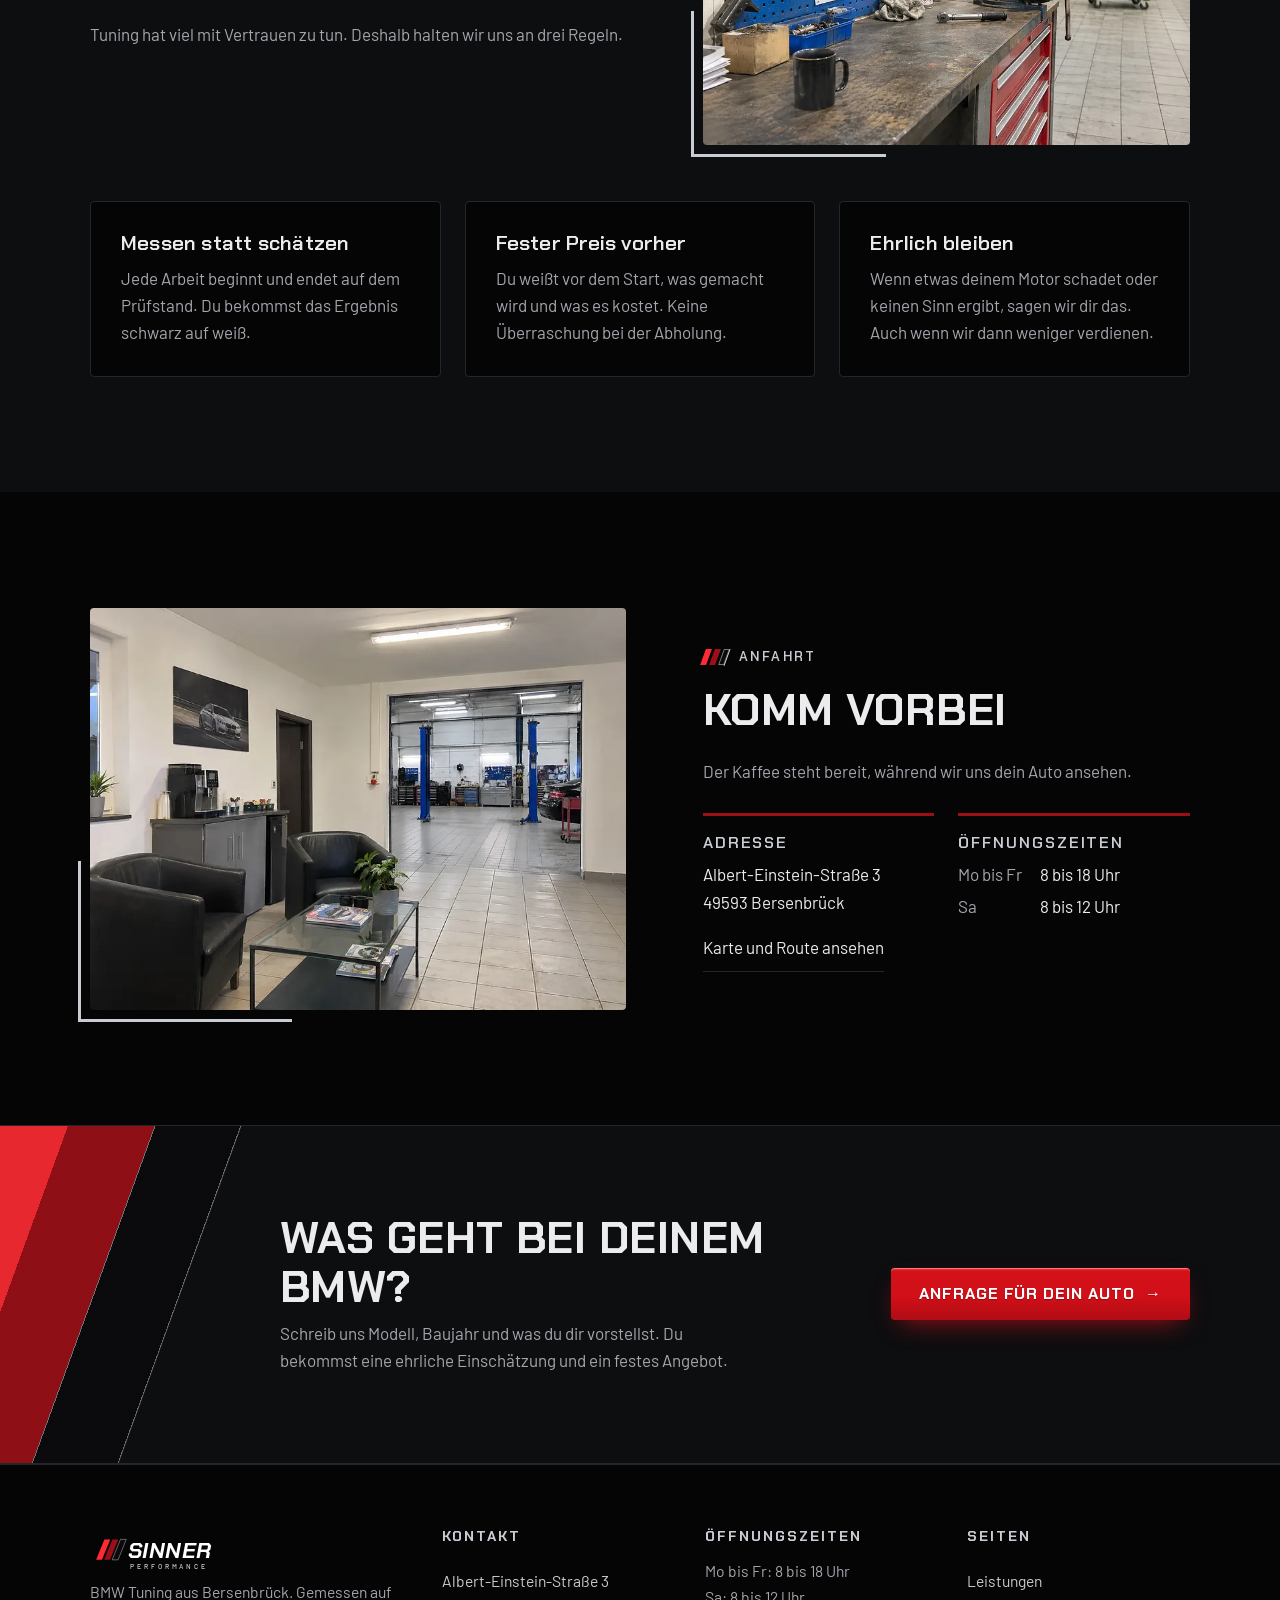
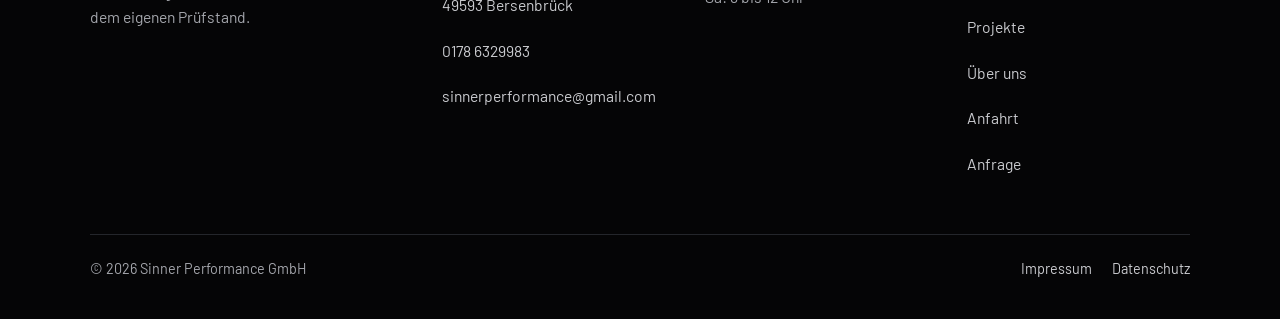
<file: ueber-uns.html>
<!doctype html>
<html lang="de" class="no-js">
<head>
<meta charset="utf-8">
<meta name="viewport" content="width=device-width, initial-scale=1">
<meta name="robots" content="noindex"><title>Über uns: Team und Werkstatt in Bersenbrück | Sinner Performance</title>
<meta name="description" content="Sinner Performance ist eine Tuningwerkstatt für BMW in Bersenbrück, gegründet 2024 von Alex Sinner. Lerne das Team und die Werkstatt kennen.">

<link rel="icon" href="assets/favicon.svg?v=20261124c" type="image/svg+xml">
<link rel="apple-touch-icon" href="assets/apple-touch-icon.png?v=20261124c">
<meta name="theme-color" content="#050506">
<link rel="stylesheet" href="assets/css/style.min.css?v=20261124c">

<meta property="og:type" content="website">
<meta property="og:locale" content="de_DE">
<meta property="og:site_name" content="Sinner Performance">
<meta property="og:title" content="Über uns: Team und Werkstatt in Bersenbrück | Sinner Performance">
<meta property="og:description" content="Sinner Performance ist eine Tuningwerkstatt für BMW in Bersenbrück, gegründet 2024 von Alex Sinner. Lerne das Team und die Werkstatt kennen.">
<meta property="og:image" content="https://www.sinner-performance.de/assets/img/og-bild.jpg">
<meta property="og:image:width" content="1200">
<meta property="og:image:height" content="630">
<meta property="og:image:alt" content="Dunkelblauer BMW M5 in der Werkstatt von Sinner Performance mit Schriftzug">
<meta name="twitter:card" content="summary_large_image">
<meta name="twitter:title" content="Über uns: Team und Werkstatt in Bersenbrück | Sinner Performance">
<meta name="twitter:description" content="Sinner Performance ist eine Tuningwerkstatt für BMW in Bersenbrück, gegründet 2024 von Alex Sinner. Lerne das Team und die Werkstatt kennen.">
<meta name="twitter:image" content="https://www.sinner-performance.de/assets/img/og-bild.jpg">
<script type="application/ld+json">{"@context": "https://schema.org", "@type": "AutoRepair", "@id": "https://www.sinner-performance.de/#betrieb", "name": "Sinner Performance", "description": "Tuningwerkstatt in Bersenbrück für alle BMW Modelle: Softwareoptimierung, Abgasanlagen, Motor, Fahrwerk und Leistungsprüfstand.", "url": "https://www.sinner-performance.de/", "logo": "https://www.sinner-performance.de/assets/favicon.svg", "image": "https://www.sinner-performance.de/assets/img/og-bild.jpg", "telephone": "+491786329983", "email": "sinnerperformance@gmail.com", "address": {"@type": "PostalAddress", "streetAddress": "Albert-Einstein-Straße 3", "postalCode": "49593", "addressLocality": "Bersenbrück", "addressRegion": "Niedersachsen", "addressCountry": "DE"}, "areaServed": ["Bersenbrück", "Osnabrücker Land", "Niedersachsen"], "openingHoursSpecification": [{"@type": "OpeningHoursSpecification", "dayOfWeek": ["Monday", "Tuesday", "Wednesday", "Thursday", "Friday"], "opens": "08:00", "closes": "18:00"}, {"@type": "OpeningHoursSpecification", "dayOfWeek": "Saturday", "opens": "08:00", "closes": "12:00"}], "hasMap": "https://www.google.com/maps/search/?api=1&query=Albert-Einstein-Stra%C3%9Fe+3%2C+49593+Bersenbr%C3%BCck", "knowsAbout": ["BMW", "BMW M", "Softwareoptimierung", "Abgasanlagen", "Fahrwerk", "Leistungsprüfstand"]}</script>
<script type="application/ld+json">{"@context": "https://schema.org", "@type": "BreadcrumbList", "itemListElement": [{"@type": "ListItem", "position": 1, "name": "Startseite", "item": "https://www.sinner-performance.de/"}, {"@type": "ListItem", "position": 2, "name": "Über uns", "item": "https://www.sinner-performance.de/ueber-uns"}]}</script>
</head><body class="page-ueber-uns">
<a class="skip-link" href="#inhalt">Zum Inhalt springen</a>
<header class="site-header">
  <div class="wrap">
    <a class="logo" href="index.html" aria-label="Zur Startseite"><svg viewBox="0 0 200 52" width="154" height="40" aria-hidden="true" focusable="false">
  <g transform="skewX(-22)"><rect x="22" y="6" width="8" height="28" fill="#ff2b33"/><rect x="33" y="6" width="8" height="28" fill="#9c0f16"/><rect x="44" y="6" width="8" height="28" fill="#0a0a0c" stroke="rgba(255,255,255,.45)" stroke-width="1"/></g>
  <text x="52" y="32" font-family="Chakra Petch, sans-serif" font-weight="700" font-style="italic" font-size="31" fill="#ffffff" letter-spacing=".5">SINNER</text>
  <text x="54" y="47" font-family="Barlow, sans-serif" font-weight="500" font-size="9.4" letter-spacing="4.1" fill="#c9cfd6">PERFORMANCE</text>
</svg></a>
    <button class="menu-toggle" type="button" aria-expanded="false" aria-controls="hauptmenue" aria-label="Menü öffnen"><span></span></button>
    <nav class="nav" id="hauptmenue" aria-label="Hauptmenü">
      <a href="leistungen.html">Leistungen</a>
      <a href="projekte.html">Projekte</a>
      <a href="ueber-uns.html" aria-current="page">Über uns</a>
      <a href="anfahrt.html">Anfahrt</a>
      <a class="btn btn--primary" href="anfrage.html">Anfrage stellen</a>
    </nav>
  </div>
</header>
<main id="inhalt"><section class="page-head">
  <div class="wrap">
    <p class="eyebrow"><span class="stripes" aria-hidden="true"><i></i><i></i><i></i></span>Über uns</p>
    <h1>Wir schrauben an dem, was wir selbst fahren</h1>
    <p class="lead">Sinner Performance gibt es seit 2024 in Bersenbrück. Wir sind ein festes Team und arbeiten nur an BMW. Dein Auto soll danach besser laufen als vorher.</p>
  </div>
</section>
<section class="section">
  <div class="wrap split">
    <figure class="team-img reveal" style="margin:0">
      <img src="assets/img/team-sinner-performance-800.webp?v=ec791603" srcset="assets/img/team-sinner-performance-480.webp?v=ff880711 480w, assets/img/team-sinner-performance-800.webp?v=ec791603 800w, assets/img/team-sinner-performance-1100.webp?v=e82f16fc 1100w, assets/img/team-sinner-performance.webp?v=2d0731fb 1448w" sizes="(max-width: 820px) calc(100vw - 32px), 560px" width="1448" height="1086" alt="Neun Mitarbeiter von Sinner Performance in schwarzer Arbeitskleidung vor dem Firmenschild in der Werkstatt, zwei knien vorne, daneben ein schwarzer und ein silberner BMW" style="background:#0d0e10 url([data-uri]) center/cover no-repeat" loading="lazy" decoding="async">
      <figcaption>Das Team von Sinner Performance in unserer Werkstatt</figcaption>
    </figure>
    <div class="reveal">
      <p class="eyebrow"><span class="stripes" aria-hidden="true"><i></i><i></i><i></i></span>Wie alles anfing</p>
      <h2>Aus Begeisterung wurde eine Werkstatt</h2>
      <!-- PLATZHALTER: Team-Text mit echten Angaben ersetzen (siehe OFFENE-PUNKTE.txt) -->
      <p>Alex Sinner hat 2024 Sinner Performance gegründet. Die Idee war einfach: eine Werkstatt, die sich nur um BMW kümmert und dabei jeden Schritt messbar macht.</p>
      <p>Heute arbeiten wir mit einem festen Team aus Mechanikern und Ansprechpartnern im Büro. Wer bei uns anruft, spricht mit jemandem, der sein Auto kennt.</p>
    </div>
  </div>
</section>

<section class="section section--alt" aria-labelledby="arbeitsweise-titel">
  <div class="wrap">
    <div class="split split--rev" style="margin-bottom:56px">
      <div class="split__media reveal"><img src="assets/img/werkbank-800.webp?v=4eb881f4" srcset="assets/img/werkbank-480.webp?v=ac6afd07 480w, assets/img/werkbank-800.webp?v=4eb881f4 800w, assets/img/werkbank-1100.webp?v=d07b0aa9 1100w, assets/img/werkbank.webp?v=3a9fced7 1448w" sizes="(max-width: 820px) calc(100vw - 32px), 560px" width="1448" height="1086" alt="Werkbank mit blauer Werkzeugwand, Schraubstock und ausgedrucktem Leistungsdiagramm, dahinter ein BMW auf der Hebebühne" style="background:#0d0e10 url([data-uri]) center/cover no-repeat" loading="lazy" decoding="async"></div>
      <div class="reveal">
        <p class="eyebrow"><span class="stripes" aria-hidden="true"><i></i><i></i><i></i></span>Arbeitsweise</p>
        <h2 id="arbeitsweise-titel">Worauf du dich verlassen kannst</h2>
        <p class="muted">Tuning hat viel mit Vertrauen zu tun. Deshalb halten wir uns an drei Regeln.</p>
      </div>
    </div>
    <div class="principles">
      <div class="principle reveal"><h3>Messen statt schätzen</h3><p>Jede Arbeit beginnt und endet auf dem Prüfstand. Du bekommst das Ergebnis schwarz auf weiß.</p></div>
      <div class="principle reveal"><h3>Fester Preis vorher</h3><p>Du weißt vor dem Start, was gemacht wird und was es kostet. Keine Überraschung bei der Abholung.</p></div>
      <div class="principle reveal"><h3>Ehrlich bleiben</h3><p>Wenn etwas deinem Motor schadet oder keinen Sinn ergibt, sagen wir dir das. Auch wenn wir dann weniger verdienen.</p></div>
    </div>
  </div>
</section>

<section class="section" aria-labelledby="anfahrt-titel">
  <div class="wrap split">
    <div class="split__media reveal"><img src="assets/img/empfang-800.webp?v=0ab0ec99" srcset="assets/img/empfang-480.webp?v=3f90c808 480w, assets/img/empfang-800.webp?v=0ab0ec99 800w, assets/img/empfang-1100.webp?v=2b80d87b 1100w, assets/img/empfang.webp?v=a9ec3b1e 1448w" sizes="(max-width: 820px) calc(100vw - 32px), 560px" width="1448" height="1086" alt="Empfangsbereich mit zwei schwarzen Ledersesseln, Glastisch und Kaffeemaschine, dahinter der Blick in die Werkstatt mit blauen Hebebühnen" style="background:#0d0e10 url([data-uri]) center/cover no-repeat" loading="lazy" decoding="async"></div>
    <div class="reveal">
      <p class="eyebrow"><span class="stripes" aria-hidden="true"><i></i><i></i><i></i></span>Anfahrt</p>
      <h2 id="anfahrt-titel">Komm vorbei</h2>
      <p class="muted">Der Kaffee steht bereit, während wir uns dein Auto ansehen.</p>
      <div class="info info--2">
        <div>
          <h3>Adresse</h3>
          <p>Albert-Einstein-Straße 3<br>49593 Bersenbrück</p>
          <p style="margin-top:8px"><a href="anfahrt.html">Karte und Route ansehen</a></p>
        </div>
        <div>
          <h3>Öffnungszeiten</h3>
          <dl class="hours"><dt>Mo bis Fr</dt><dd>8 bis 18 Uhr</dd><dt>Sa</dt><dd>8 bis 12 Uhr</dd></dl>
        </div>
      </div>
    </div>
  </div>
</section>

<section class="cta" aria-labelledby="cta-titel">
  <div class="wrap reveal">
    <div>
      <h2 id="cta-titel">Was geht bei deinem BMW?</h2>
      <p>Schreib uns Modell, Baujahr und was du dir vorstellst. Du bekommst eine ehrliche Einschätzung und ein festes Angebot.</p>
    </div>
    <a class="btn btn--primary" href="anfrage.html">Anfrage für dein Auto <span class="arrow" aria-hidden="true">&rarr;</span></a>
  </div>
</section>
</main>
<footer class="site-footer">
  <div class="wrap">
    <div class="footer-grid">
      <div>
        <a class="logo" href="index.html" aria-label="Zur Startseite"><svg viewBox="0 0 200 52" width="154" height="40" aria-hidden="true" focusable="false">
  <g transform="skewX(-22)"><rect x="22" y="6" width="8" height="28" fill="#ff2b33"/><rect x="33" y="6" width="8" height="28" fill="#9c0f16"/><rect x="44" y="6" width="8" height="28" fill="#0a0a0c" stroke="rgba(255,255,255,.45)" stroke-width="1"/></g>
  <text x="52" y="32" font-family="Chakra Petch, sans-serif" font-weight="700" font-style="italic" font-size="31" fill="#ffffff" letter-spacing=".5">SINNER</text>
  <text x="54" y="47" font-family="Barlow, sans-serif" font-weight="500" font-size="9.4" letter-spacing="4.1" fill="#c9cfd6">PERFORMANCE</text>
</svg></a>
        <p class="footer-claim">BMW Tuning aus Bersenbrück. Gemessen auf dem eigenen Prüfstand.</p>
      </div>
      <div>
        <h2>Kontakt</h2>
        <ul class="tap-list">
          <li><a href="anfahrt.html">Albert-Einstein-Straße 3<br>49593 Bersenbrück</a></li>
          <li><a href="tel:+491786329983">0178 6329983</a></li>
          <li><a href="mailto:sinnerperformance@gmail.com">sinnerperformance@gmail.com</a></li>
        </ul>
      </div>
      <div>
        <h2>Öffnungszeiten</h2>
        <p>Mo bis Fr: 8 bis 18 Uhr<br>Sa: 8 bis 12 Uhr</p>
      </div>
      <div class="footer-col--nav">
        <h2>Seiten</h2>
        <ul class="tap-list">
          <li><a href="leistungen.html">Leistungen</a></li>
          <li><a href="projekte.html">Projekte</a></li>
          <li><a href="ueber-uns.html">Über uns</a></li>
          <li><a href="anfahrt.html">Anfahrt</a></li>
          <li><a href="anfrage.html">Anfrage</a></li>
        </ul>
      </div>
    </div>
    <div class="footer-bottom">
      <span>&copy; <span id="year">2026</span> Sinner Performance GmbH</span>
      <ul class="tap-list tap-list--row">
        <li><a href="impressum.html">Impressum</a></li>
        <li><a href="datenschutz.html">Datenschutz</a></li>
      </ul>
    </div>
  </div>
</footer>
<nav class="mobile-cta" aria-label="Schnellanfrage"><a class="btn btn--primary" href="anfrage.html">Anfrage für dein Auto <span class="arrow" aria-hidden="true">&rarr;</span></a></nav>
<script src="assets/js/main.js?v=20261124c" defer></script>
<script>document.querySelector("form[data-preview]")?.addEventListener("submit",e=>{e.preventDefault();const s=document.getElementById("form-status");s.textContent="Vorschau: Das Formular verschickt erst etwas, wenn die Seite online auf deinem Webspace liegt.";s.className="form-status is-visible form-status--ok";});</script></body>
</html>
</file>
<file: assets/css/style.min.css>
/* Sinner Performance – verkleinerte Fassung von style.css. Änderungen bitte in style.css machen und neu verkleinern. */
@font-face{font-family:"Chakra Petch";src:url("../fonts/chakra-petch-latin-600-normal.woff2") format("woff2");font-weight:600;font-style:normal;font-display:swap}@font-face{font-family:"Chakra Petch";src:url("../fonts/chakra-petch-latin-700-normal.woff2") format("woff2");font-weight:700;font-style:normal;font-display:swap}@font-face{font-family:"Chakra Petch";src:url("../fonts/chakra-petch-latin-700-italic.woff2") format("woff2");font-weight:700;font-style:italic;font-display:swap}@font-face{font-family:"Barlow";src:url("../fonts/barlow-latin-400-normal.woff2") format("woff2");font-weight:400;font-style:normal;font-display:swap}@font-face{font-family:"Barlow";src:url("../fonts/barlow-latin-500-normal.woff2") format("woff2");font-weight:500;font-style:normal;font-display:swap}@font-face{font-family:"Barlow";src:url("../fonts/barlow-latin-600-normal.woff2") format("woff2");font-weight:600;font-style:normal;font-display:swap}:root{--black:#050506;--graphite:#0d0e10;--accent:#ff3b42;--accent-hover:#ff5a60;--on-accent:#ffffff;--steel:#c9ccd2;--steel-deep:#9c0f16;--stripe-1:#ff2b33;--stripe-2:#9c0f16;--stripe-3:#0a0a0c;--stripe-edge:rgba(255,255,255,.45);--stripes:linear-gradient(90deg,var(--stripe-1) 0 33.3%,var(--stripe-2) 33.3% 66.6%,var(--stripe-edge) 66.6% calc(66.6% + 1px),var(--stripe-3) calc(66.6% + 1px) calc(100% - 1px),var(--stripe-edge) calc(100% - 1px));--gloss:linear-gradient(180deg,rgba(255,255,255,.075) 0%,rgba(255,255,255,.018) 38%,transparent 60%);--gloss-edge:inset 0 1px 0 rgba(255,255,255,.09);--btn-red:linear-gradient(180deg,#ff3a41 0%,#d41119 6%,#d10f18 55%,#b00c14 100%);--success:#1f9d6b;--graphite-2:#15161a;--line:#24262b;--text:#ececee;--muted:#a4a6ac;--font-head:"Chakra Petch","Arial Narrow",sans-serif;--font-body:"Barlow","Segoe UI",Arial,sans-serif;--wrap:1180px;--gutter:clamp(16px,4vw,40px);--radius:4px;--header-h:72px;--ease:cubic-bezier(.2,.7,.2,1)}*,*::before,*::after{box-sizing:border-box}html{scroll-behavior:smooth;-webkit-text-size-adjust:100%}body{margin:0;background:radial-gradient(1200px 600px at 75% -10%,rgba(227,18,28,.10),transparent 60%) no-repeat,var(--black);color:var(--text);font-family:var(--font-body);font-size:1.0625rem;line-height:1.6;-webkit-font-smoothing:antialiased}img{max-width:100%;height:auto;display:block}a{color:inherit}:focus-visible{outline:2px solid var(--steel);outline-offset:3px}h1,h2,h3{font-family:var(--font-head);font-weight:700;line-height:1.1;margin:0 0 .5em;letter-spacing:.01em}h1{font-size:clamp(2.4rem,6vw,4.6rem);text-transform:uppercase}h2{font-size:clamp(1.8rem,3.6vw,2.8rem);text-transform:uppercase}h3{font-size:1.3rem;font-weight:600}p{margin:0 0 1em}.wrap{width:100%;max-width:var(--wrap);margin:0 auto;padding:0 var(--gutter)}.section{padding:clamp(64px,9vw,120px) 0}.section--alt{background:var(--graphite)}.visually-hidden{position:absolute !important;width:1px;height:1px;overflow:hidden;clip:rect(0 0 0 0);white-space:nowrap}.skip-link{position:absolute;left:12px;top:-60px;z-index:100;background:#b00c14;color:#fff;padding:10px 16px;text-decoration:none}.skip-link:focus{top:12px}.eyebrow{display:inline-flex;align-items:center;gap:12px;font-family:var(--font-head);font-weight:600;font-size:.85rem;letter-spacing:.18em;text-transform:uppercase;color:var(--steel);margin-bottom:18px}.stripes{display:inline-flex;gap:3px;transform:skewX(-20deg);flex-shrink:0}.stripes i{display:block;width:6px;height:16px;transform-origin:bottom}.stripes i:nth-child(1){background:var(--stripe-1)}.stripes i:nth-child(2){background:var(--stripe-2)}.stripes i:nth-child(3){background:var(--stripe-3);box-shadow:inset 0 0 0 1px var(--stripe-edge)}.lead{font-size:clamp(1.1rem,1.6vw,1.3rem);color:#d2d3d7;max-width:46ch}.muted{color:var(--muted)}.btn{display:inline-flex;align-items:center;justify-content:center;gap:10px;min-height:52px;padding:0 28px;font-family:var(--font-head);font-weight:700;font-size:1rem;letter-spacing:.06em;text-transform:uppercase;text-decoration:none;border:0;border-radius:var(--radius);cursor:pointer;transition:transform .25s var(--ease),background-color .25s var(--ease),box-shadow .25s var(--ease)}.btn--primary{background:var(--btn-red);color:#fff;text-shadow:0 1px 1px rgba(0,0,0,.3);box-shadow:inset 0 1px 0 rgba(255,255,255,.35),0 10px 26px -10px rgba(227,18,28,.75)}.btn--primary:hover{transform:translateY(-2px);box-shadow:inset 0 1px 0 rgba(255,255,255,.4),0 14px 30px -10px rgba(227,18,28,.9)}.btn .arrow{transition:transform .25s var(--ease)}.btn:hover .arrow{transform:translateX(4px)}.link-arrow{display:inline-flex;align-items:center;min-height:44px;gap:8px;font-family:var(--font-head);font-weight:600;text-transform:uppercase;letter-spacing:.08em;font-size:.9rem;color:var(--steel);text-decoration:none;padding:8px 0}.link-arrow span{transition:transform .25s var(--ease)}.link-arrow:hover span{transform:translateX(4px)}.site-header{position:sticky;top:0;z-index:50;height:var(--header-h);background-color:rgba(5,5,6,.88);background-image:var(--gloss);backdrop-filter:blur(10px);-webkit-backdrop-filter:blur(10px);border-bottom:1px solid var(--line);box-shadow:var(--gloss-edge),0 1px 0 rgba(227,18,28,.35)}.site-header .wrap{display:flex;align-items:center;justify-content:space-between;height:100%;gap:24px}.logo{display:inline-flex;align-items:center;gap:12px;text-decoration:none;color:#fff}.logo svg{height:38px;width:auto}.nav{display:flex;align-items:center;gap:30px}.nav a:not(.btn){position:relative;text-decoration:none;font-family:var(--font-head);font-weight:600;font-size:.95rem;letter-spacing:.08em;text-transform:uppercase;color:#cacbcf;padding:6px 0;transition:color .2s}.nav a:not(.btn)::after{content:"";position:absolute;left:0;right:0;bottom:-2px;height:2px;background:var(--steel);transform:scaleX(0);transform-origin:left;transition:transform .3s var(--ease)}.nav a:not(.btn):hover,.nav a[aria-current="page"]{color:#fff}.nav a:not(.btn):hover::after,.nav a[aria-current="page"]::after{transform:scaleX(1)}.nav .btn{min-height:44px;padding:0 20px;font-size:.9rem}.menu-toggle{display:none}.hero{position:relative;min-height:min(88vh,820px);display:flex;align-items:flex-end;overflow:hidden}.hero__img{position:absolute;inset:0}.hero__img img{width:100%;height:100%;object-fit:cover;object-position:60% 60%}.hero::before{content:"";position:absolute;inset:0;z-index:1;background:linear-gradient(90deg,rgba(5,5,6,.95) 0%,rgba(5,5,6,.75) 38%,rgba(5,5,6,.1) 75%),linear-gradient(0deg,rgba(5,5,6,1) 0%,rgba(5,5,6,0) 35%)}.hero .wrap{position:relative;z-index:2;padding-bottom:clamp(56px,9vw,110px);padding-top:120px}.hero h1{max-width:12ch}.hero h1 em{font-style:italic;color:var(--accent)}.hero .lead{margin-bottom:32px}.hero__meta{margin-top:22px;font-size:.95rem;color:var(--muted)}.page-head{position:relative;padding:clamp(72px,10vw,130px) 0 clamp(48px,6vw,72px);border-bottom:1px solid var(--line);overflow:hidden}.page-head::after{content:"";position:absolute;right:-60px;top:0;bottom:0;width:220px;background:var(--stripes);transform:skewX(-20deg);opacity:var(--band-op,.3)}.page-head h1{font-size:clamp(2.2rem,5vw,3.8rem)}.facts{border-bottom:1px solid var(--line)}.facts ul{list-style:none;margin:0;padding:0;display:grid;grid-template-columns:repeat(4,1fr)}.facts li{padding:30px 24px;border-left:1px solid var(--line)}.facts li:first-child{border-left:0;padding-left:0}.facts strong{display:block;font-family:var(--font-head);font-size:clamp(1.4rem,2.4vw,1.9rem);color:#fff;line-height:1.2}.facts span{color:var(--muted);font-size:.95rem}.section-head{display:flex;justify-content:space-between;align-items:flex-end;gap:24px;margin-bottom:48px;flex-wrap:wrap}.section-head h2{margin:0;max-width:18ch}.section-head p{max-width:44ch;margin:0;color:var(--muted)}.tiles{display:grid;grid-template-columns:repeat(3,1fr);gap:1px;background:var(--line);border:1px solid var(--line)}.tile{position:relative;background-color:var(--black);background-image:var(--gloss);box-shadow:var(--gloss-edge);padding:34px 30px 30px;text-decoration:none;display:flex;flex-direction:column;transition:background-color .3s var(--ease)}.tile::before{content:"";position:absolute;left:0;top:0;height:3px;width:0;background:var(--accent);transition:width .35s var(--ease)}.tile:hover{background-color:var(--graphite)}.tile:hover::before{width:100%}.tile__no{font-family:var(--font-head);color:var(--steel);font-size:.85rem;letter-spacing:.15em;margin-bottom:18px}.tile h3{margin-bottom:10px}.tile p{color:var(--muted);margin:0;font-size:1rem}.split{display:grid;grid-template-columns:1.1fr 1fr;gap:clamp(32px,6vw,80px);align-items:center}.split--rev .split__media{order:2}.split__media{position:relative}.split__media img{width:100%;aspect-ratio:4 / 3;object-fit:cover;border-radius:var(--radius)}.split__media::after{content:"";position:absolute;left:-12px;bottom:-12px;width:40%;height:40%;border-left:3px solid var(--steel);border-bottom:3px solid var(--steel);pointer-events:none}.checklist{list-style:none;padding:0;margin:24px 0 0}.checklist li{position:relative;padding:10px 0 10px 30px;border-bottom:1px solid var(--line)}.checklist li::before{content:"";position:absolute;left:0;top:19px;width:14px;height:3px;background:var(--accent);transform:skewX(-20deg)}.cards{display:grid;grid-template-columns:repeat(3,1fr);gap:24px}.card{background-color:var(--graphite);background-image:var(--gloss);box-shadow:var(--gloss-edge);border:1px solid var(--line);border-radius:var(--radius);overflow:hidden;display:flex;flex-direction:column}.card__img{overflow:hidden}.card__img img{width:100%;aspect-ratio:4 / 3;object-fit:cover;transition:transform .6s var(--ease)}.card:hover .card__img img{transform:scale(1.04)}.card__body{padding:24px;display:flex;flex-direction:column;gap:6px;flex:1}.card__tag{font-family:var(--font-head);font-size:.8rem;letter-spacing:.15em;text-transform:uppercase;color:var(--steel)}.card h3{margin:0}.card p{color:var(--muted);font-size:1rem;margin:0}.spec{display:grid;grid-template-columns:1fr 1fr;gap:1px;background:var(--line);border:1px solid var(--line);margin-top:14px}.spec div{background:var(--black);padding:12px 14px}.spec dt{font-size:.8rem;text-transform:uppercase;letter-spacing:.1em;color:var(--muted)}.spec dd{margin:0;font-family:var(--font-head);font-weight:700;font-size:1.35rem;color:#fff}.spec dd.pending{color:var(--muted);font-size:1rem;font-weight:600;padding-top:5px}.steps{list-style:none;margin:0;padding:0;display:grid;grid-template-columns:repeat(4,1fr);gap:32px;counter-reset:step}.steps li{position:relative;padding-top:28px;border-top:2px solid var(--line);counter-increment:step}.steps li::before{content:"0" counter(step);position:absolute;top:-14px;left:0;background:var(--black);padding-right:12px;font-family:var(--font-head);font-weight:700;color:var(--steel);font-size:1rem;letter-spacing:.1em}.section--alt .steps li::before{background:var(--graphite)}.steps h3{margin-bottom:8px}.steps p{color:var(--muted);margin:0;font-size:1rem}.steps--3{grid-template-columns:repeat(3,1fr)}.cta{position:relative;overflow:hidden;background:var(--graphite);border-top:1px solid var(--line);border-bottom:1px solid var(--line)}.cta::before{content:"";position:absolute;left:-80px;top:0;bottom:0;width:260px;background:var(--stripes);transform:skewX(-20deg);opacity:.9}.cta .wrap{position:relative;display:flex;align-items:center;justify-content:space-between;gap:32px;padding-top:clamp(56px,7vw,88px);padding-bottom:clamp(56px,7vw,88px);padding-left:max(var(--gutter),230px)}.cta h2{margin-bottom:8px}.cta .btn{flex-shrink:0;white-space:nowrap}.cta p{margin:0;color:var(--muted);max-width:48ch}.service{display:grid;grid-template-columns:110px 1fr 1fr;gap:40px;padding:64px 0;border-top:1px solid var(--line);align-items:center;scroll-margin-top:calc(var(--header-h) + 16px)}.service:first-child{border-top:0;padding-top:0}.service__no{font-family:var(--font-head);font-weight:700;font-size:3.2rem;line-height:1;color:transparent;-webkit-text-stroke:1px var(--steel);align-self:start}.service h2{font-size:clamp(1.6rem,2.8vw,2.2rem);overflow-wrap:anywhere;hyphens:auto}.service .checklist{margin-top:18px}.service__media img{border-radius:var(--radius);aspect-ratio:4/3;object-fit:cover;width:100%}.faq{max-width:820px}.faq details{border-bottom:1px solid var(--line)}.faq summary{list-style:none;cursor:pointer;padding:22px 40px 22px 0;position:relative;font-family:var(--font-head);font-weight:600;font-size:1.15rem}.faq summary::-webkit-details-marker{display:none}.faq summary::after{content:"+";position:absolute;right:4px;top:16px;font-size:1.6rem;color:var(--steel);transition:transform .3s var(--ease)}.faq details[open] summary::after{transform:rotate(45deg)}.faq details p{color:var(--muted);padding-bottom:12px;margin:0 0 12px}.project{display:grid;grid-template-columns:1.3fr 1fr;gap:clamp(28px,5vw,64px);align-items:center;padding:56px 0;border-top:1px solid var(--line)}.project:first-child{border-top:0;padding-top:0}.project:nth-child(even) .project__media{order:2}.project__media img{width:100%;aspect-ratio:4/3;object-fit:cover;border-radius:var(--radius)}.project__media--duo{display:grid;grid-template-columns:1fr 1fr;gap:12px}.project__media--duo img:first-child{grid-column:1 / -1}.project h2{font-size:clamp(1.7rem,3vw,2.4rem)}.note{font-size:.95rem;color:var(--muted);border-left:3px solid var(--steel-deep);padding-left:16px;margin-top:40px}.principles{display:grid;grid-template-columns:repeat(3,1fr);gap:24px}.principle{border:1px solid var(--line);background:var(--black);padding:30px;border-radius:var(--radius);transition:border-color .3s var(--ease)}.principle:hover{border-color:var(--steel-deep)}.principle h3{margin-bottom:10px}.principle p{color:var(--muted);margin:0}.team-img img{width:100%;aspect-ratio:4/3;object-fit:cover;object-position:50% 40%;border-radius:var(--radius)}.team-img figcaption{color:var(--muted);font-size:.9rem;margin-top:12px}.info{display:grid;grid-template-columns:repeat(3,1fr);gap:24px}.info--2{grid-template-columns:1fr 1fr;margin-top:28px}.info>div{border-top:3px solid var(--steel-deep);padding-top:18px}.info h3{font-size:1rem;text-transform:uppercase;letter-spacing:.12em;color:var(--steel);margin-bottom:10px}.info p,.info dl{margin:0}.info a{text-decoration:none;border-bottom:1px solid var(--line);transition:border-color .2s}.info a:hover{border-color:var(--steel)}.hours{display:grid;grid-template-columns:auto 1fr;gap:4px 18px}.hours dt{color:var(--muted)}.hours dd{margin:0}.form-layout{display:grid;grid-template-columns:1.5fr 1fr;gap:clamp(32px,6vw,80px);align-items:start}.form{display:grid;grid-template-columns:1fr 1fr;gap:20px}.field{display:flex;flex-direction:column;gap:8px}.field--full{grid-column:1 / -1}.field label{font-family:var(--font-head);font-weight:600;font-size:.9rem;letter-spacing:.08em;text-transform:uppercase;color:#d2d3d7}.field label small{text-transform:none;letter-spacing:0;color:var(--muted);font-family:var(--font-body);font-weight:400}.field input,.field select,.field textarea{width:100%;background:var(--graphite);border:1px solid var(--line);border-radius:var(--radius);color:var(--text);font:inherit;padding:14px 16px;min-height:52px;transition:border-color .2s,background-color .2s}.field textarea{min-height:150px;resize:vertical}.field select{appearance:none;background-image:linear-gradient(45deg,transparent 50%,var(--steel) 50%),linear-gradient(135deg,var(--steel) 50%,transparent 50%);background-position:calc(100% - 22px) 50%,calc(100% - 16px) 50%;background-size:6px 6px;background-repeat:no-repeat}.field input:focus,.field select:focus,.field textarea:focus{outline:none;border-color:var(--steel);background-color:var(--graphite-2)}.hp{position:absolute;left:-9999px;width:1px;height:1px;overflow:hidden}.consent{grid-column:1 / -1;display:flex;gap:12px;align-items:flex-start;font-size:.95rem;color:var(--muted)}.consent input{width:22px;height:22px;margin-top:2px;accent-color:var(--accent);flex-shrink:0}.consent a{color:var(--steel)}.form .btn{grid-column:1 / -1;justify-self:start}.form-status{grid-column:1 / -1;padding:16px 18px;border-radius:var(--radius);display:none}.form-status.is-visible{display:block}.form-status--ok{background:rgba(31,157,107,.14);border:1px solid var(--success)}.form-status--error{background:rgba(227,18,28,.12);border:1px solid var(--accent)}.contact-box{background-color:var(--graphite);background-image:var(--gloss);box-shadow:var(--gloss-edge);border:1px solid var(--line);border-radius:var(--radius);padding:30px}.contact-box h2{font-size:1.4rem}.contact-box .info{grid-template-columns:1fr;gap:22px}.phone-big{font-family:var(--font-head);font-weight:700;font-size:1.5rem;text-decoration:none;color:#fff}.legal{max-width:760px}.legal h2{font-size:1.4rem;text-transform:none;margin-top:2em}.legal h3{font-size:1.1rem;margin-top:1.4em}.legal p,.legal li{color:#d2d3d7}.legal .todo{background:rgba(227,18,28,.15);border:1px dashed var(--accent);padding:0 6px;border-radius:3px}.legal .hint{border:1px solid var(--steel-deep);background:rgba(156,15,22,.15);padding:16px 20px;border-radius:var(--radius)}.site-footer{border-top:1px solid var(--line);padding:64px 0 28px;font-size:.98rem}.footer-grid{display:grid;grid-template-columns:1.4fr 1fr 1fr 1fr;gap:40px}.site-footer h2{font-size:.9rem;letter-spacing:.14em;color:var(--steel);margin-bottom:14px}.site-footer ul{list-style:none;margin:0;padding:0}.site-footer li{margin-bottom:6px}.tap-list{list-style:none;margin:0;padding:0}.site-footer .tap-list li{margin:0}.tap-list a{display:inline-block;padding-block:11px;line-height:1.5}.site-footer .logo{padding-block:6px}.tap-list--row{display:flex;flex-wrap:wrap;column-gap:24px}.footer-claim{margin-top:16px}.site-footer a{text-decoration:none;color:#cacbcf;transition:color .2s}.site-footer a:hover{color:#fff}.site-footer p{color:var(--muted);margin:0 0 6px}.footer-bottom{display:flex;justify-content:space-between;align-items:center;gap:16px;flex-wrap:wrap;margin-top:48px;padding-top:12px;border-top:1px solid var(--line);color:var(--muted);font-size:.9rem}.footer-bottom ul{display:flex;gap:20px}.mobile-cta{display:none}.reveal{opacity:0;transform:translateY(24px);transition:opacity .8s var(--ease),transform .8s var(--ease)}.reveal.is-in{opacity:1;transform:none}.no-js .reveal{opacity:1;transform:none}@media (prefers-reduced-motion:reduce){html{scroll-behavior:auto}.reveal{opacity:1;transform:none;transition:none}*,*::before,*::after{transition-duration:.01ms !important}}@media (max-width:1024px){.tiles,.cards{grid-template-columns:repeat(2,1fr)}.steps{grid-template-columns:repeat(2,1fr);row-gap:48px}.steps--3{grid-template-columns:repeat(3,1fr)}.service{grid-template-columns:70px 1fr}.service>:last-child{grid-column:2}.service__no{font-size:2.4rem}.footer-grid{grid-template-columns:1fr 1fr}}@media (max-width:820px){:root{--header-h:64px}body{font-size:1rem;padding-bottom:76px}.site-header{background-color:var(--black);backdrop-filter:none;-webkit-backdrop-filter:none}.logo svg{height:32px}.menu-toggle{display:inline-flex;align-items:center;justify-content:center;width:48px;height:48px;background:none;border:1px solid var(--line);border-radius:var(--radius);color:#fff;cursor:pointer}.menu-toggle span,.menu-toggle span::before,.menu-toggle span::after{display:block;width:20px;height:2px;background:currentColor;position:relative;transition:transform .3s var(--ease),background-color .3s}.menu-toggle span::before,.menu-toggle span::after{content:"";position:absolute;left:0}.menu-toggle span::before{top:-6px}.menu-toggle span::after{top:6px}.menu-open .menu-toggle span{background:transparent}.menu-open .menu-toggle span::before{transform:translateY(6px) rotate(45deg)}.menu-open .menu-toggle span::after{transform:translateY(-6px) rotate(-45deg)}.nav{position:fixed;left:0;right:0;top:var(--header-h);bottom:auto;height:calc(100vh - var(--header-h));height:calc(100dvh - var(--header-h));overflow-y:auto;overscroll-behavior:contain;background:var(--black);flex-direction:column;align-items:stretch;gap:0;padding:12px var(--gutter) 32px;opacity:0;transform:translateY(-12px);visibility:hidden;pointer-events:none;transition:opacity .3s var(--ease),transform .3s var(--ease),visibility 0s linear .3s}.menu-open .nav{opacity:1;transform:none;visibility:visible;pointer-events:auto;transition:opacity .3s var(--ease),transform .3s var(--ease)}.menu-open{overflow:hidden}.nav a:not(.btn){font-size:1.3rem;padding:18px 0;border-bottom:1px solid var(--line)}.nav a:not(.btn)::after{display:none}.nav .btn{margin-top:24px;min-height:56px}.hero{min-height:auto;flex-direction:column;align-items:stretch}.hero__img{position:relative;height:46vh;min-height:260px}.hero__img img{object-position:62% 70%}.hero::before{background:linear-gradient(0deg,var(--black) 48%,rgba(5,5,6,0) 70%)}.hero .wrap{padding-top:0;margin-top:-60px;padding-bottom:48px}.hero .btn{width:100%}.facts ul{grid-template-columns:1fr 1fr}.facts li{padding:20px 0 20px 16px;border-left:1px solid var(--line);border-top:1px solid var(--line)}.facts li:nth-child(odd){border-left:0;padding-left:0}.facts li:nth-child(-n+2){border-top:0}.section-head{margin-bottom:32px}.tiles,.cards,.principles,.info{grid-template-columns:1fr}.tile{padding:26px 22px}.tile p{display:none}.tile{flex-direction:row;align-items:baseline;gap:16px}.tile__no{margin:0}.tile h3{margin:0;font-size:1.15rem}.split,.split--rev,.project,.form-layout{grid-template-columns:1fr}.split--rev .split__media,.project:nth-child(even) .project__media{order:0}.split__media::after{display:none}.cards--home .card:nth-child(3){display:none}.steps,.steps--3{grid-template-columns:1fr;row-gap:36px}.info--2{grid-template-columns:1fr;gap:20px}.cta::before{width:100%;height:6px;left:0;top:0;bottom:auto;transform:none}.cta .wrap{flex-direction:column;align-items:stretch;padding-left:var(--gutter)}.cta .btn{width:100%;white-space:normal}.page-head{--band-op:.16}.page-head::after{width:110px;right:-50px}.service{grid-template-columns:1fr;gap:16px;padding:40px 0}.service>:last-child{grid-column:auto}.service__no{font-size:2.2rem}.form{grid-template-columns:1fr}.form .btn{width:100%}.footer-grid{grid-template-columns:1fr;gap:28px}.footer-col--nav{display:none}.mobile-cta{display:flex;position:fixed;left:0;right:0;bottom:0;z-index:40;padding:10px 16px calc(10px + env(safe-area-inset-bottom));background:rgba(5,5,6,.94);border-top:1px solid var(--line);backdrop-filter:blur(8px);-webkit-backdrop-filter:blur(8px);transform:translateY(110%);transition:transform .35s var(--ease)}.mobile-cta.is-visible,.no-js .mobile-cta{transform:none}.menu-open .mobile-cta{transform:translateY(110%)}.mobile-cta .btn{width:100%;min-height:52px}.page-anfrage .mobile-cta{display:none}.page-anfrage{padding-bottom:0}}.project__media--pair{display:grid;grid-template-columns:1fr 1fr;gap:12px}.project__media--pair img{aspect-ratio:3/4}.other-field{margin-top:10px;animation:fieldIn .3s var(--ease)}.other-field[hidden]{display:none}@keyframes fieldIn{from{opacity:0;transform:translateY(-6px)}to{opacity:1;transform:none}}@keyframes rise{from{opacity:0;transform:translateY(22px)}to{opacity:1;transform:none}}@keyframes heroZoom{from{transform:scale(1.08)}to{transform:scale(1)}}@keyframes stripeUp{from{transform:scaleY(0)}to{transform:scaleY(1)}}@keyframes headerIn{from{opacity:0}to{opacity:1}}@keyframes bandIn{from{opacity:0;transform:skewX(-20deg) translateX(160px)}to{opacity:var(--band-op,.3);transform:skewX(-20deg)}}@keyframes ctaBand{from{transform:skewX(-20deg) translateX(-100%)}to{transform:skewX(-20deg)}}.site-header{animation:headerIn .7s var(--ease) both}.hero__img img{animation:heroZoom 2.2s var(--ease) both}.hero .eyebrow,.hero h1,.hero .lead,.hero .btn,.hero__meta,.page-head .eyebrow,.page-head h1,.page-head .lead{animation:rise .9s var(--ease) both}.hero .eyebrow,.page-head .eyebrow{animation-delay:.25s}.hero h1,.page-head h1{animation-delay:.4s}.hero .lead,.page-head .lead{animation-delay:.6s}.hero .btn{animation-delay:.78s}.hero__meta{animation-delay:.92s}.page-head::after{animation:bandIn 1.3s var(--ease) .2s both}.hero .stripes i,.page-head .stripes i,.is-in .stripes i{animation:stripeUp .45s var(--ease) both}.stripes i:nth-child(1){animation-delay:.35s}.stripes i:nth-child(2){animation-delay:.45s}.stripes i:nth-child(3){animation-delay:.55s}html:not(.no-js) .reveal:not(.is-in) .stripes i{transform:scaleY(0);animation:none}.reveal{transition-delay:calc(var(--i,0) * 90ms)}@media (min-width:821px){html:not(.no-js) .cta:not(.is-in)::before{transform:skewX(-20deg) translateX(-110%)}.cta.is-in::before{animation:ctaBand .9s var(--ease) both}}.scroll-progress{position:absolute;left:0;right:0;bottom:-1px;height:3px;transform-origin:left;transform:scaleX(0);background:linear-gradient(90deg,transparent 66.6%,var(--stripe-edge) 66.6%) top / 100% 1px no-repeat,linear-gradient(90deg,var(--stripe-1) 0 33.3%,var(--stripe-2) 33.3% 66.6%,var(--stripe-3) 66.6%);pointer-events:none}.btn--primary{position:relative;overflow:hidden;isolation:isolate}.btn--primary::after{content:"";position:absolute;top:0;bottom:0;left:-60%;width:40%;z-index:-1;background:linear-gradient(100deg,transparent,rgba(255,255,255,.35),transparent);transform:skewX(-20deg);transition:left .6s var(--ease)}.btn--primary:hover::after{left:120%}@media (prefers-reduced-motion:reduce){.site-header,.hero__img img,.hero .eyebrow,.hero h1,.hero .lead,.hero .btn,.hero__meta,.page-head .eyebrow,.page-head h1,.page-head .lead,.page-head::after,.stripes i,.cta::before{animation:none !important}html:not(.no-js) .reveal:not(.is-in) .stripes i{transform:none}.scroll-progress{display:none}.btn--primary::after{display:none}}:root{--map-bg:#0e0f11;--map-minor:#18191c;--map-road:#222428;--map-mid:#2e3035;--map-major:#3c3f45;--map-ink:#9a9da3}.section--tight{padding-top:clamp(40px,6vw,72px)}.map-layout{display:grid;grid-template-columns:1.7fr 1fr;gap:24px;align-items:stretch}.map{position:relative;margin:0;border:1px solid var(--line);border-radius:var(--radius);overflow:hidden;background:var(--map-bg);min-height:440px;max-width:100%}.map-svg{position:absolute;inset:0;width:100%;height:100%;display:block}.map-label{font-family:var(--font-body);font-size:13px;fill:var(--map-ink);letter-spacing:.02em;paint-order:stroke;stroke:var(--map-bg);stroke-width:4px;stroke-linejoin:round}.map-label--major{font-family:var(--font-head);font-weight:600;font-size:14px;fill:#b8bac0;letter-spacing:.06em}.map-scale text,.map-north text{font-family:var(--font-head);font-size:12px;fill:var(--map-ink);letter-spacing:.08em}.map-pulse{transform-origin:center;transform-box:fill-box;animation:pinPulse 2.4s ease-out infinite}@keyframes pinPulse{0%{transform:scale(1);opacity:.55}100%{transform:scale(3.4);opacity:0}}.map-pin{animation:pinDrop .8s var(--ease) .5s both}@keyframes pinDrop{from{opacity:0;translate:0 -30px}to{opacity:1;translate:0 0}}.map-target path{stroke-dasharray:1;stroke-dashoffset:1;animation:drawRoad 1.4s var(--ease) .3s forwards}@keyframes drawRoad{to{stroke-dashoffset:0}}.no-js .map-target path{stroke-dashoffset:0;animation:none}.map-tag{animation:rise .7s var(--ease) 1s both}.map-tag__name{font-family:var(--font-head);font-weight:700;font-size:15px;fill:var(--text);letter-spacing:.04em}.map-tag__addr{font-family:var(--font-body);font-size:13px;fill:var(--muted)}.map__credit{position:absolute;right:8px;bottom:6px;font-size:.72rem;color:var(--map-ink);background:rgba(14,15,17,.85);padding:2px 6px;border-radius:3px}.map__credit a{color:inherit}.map-info{display:flex;flex-direction:column;gap:24px}.map-actions{display:flex;flex-direction:column;gap:10px;margin-top:auto}.btn--route{background:linear-gradient(180deg,#b3121b 0%,#9c0f16 55%,#7d0b11 100%);color:#fff;box-shadow:inset 0 1px 0 rgba(255,255,255,.25)}.btn--route:hover{filter:brightness(1.12);transform:translateY(-2px)}@media (max-width:820px){.map-layout{grid-template-columns:1fr}.map{min-height:0;aspect-ratio:1 / 1}.map-actions .btn{width:100%}}@media (prefers-reduced-motion:reduce){.map-pulse,.map-pin,.map-tag{animation:none !important}.map-target path{stroke-dashoffset:0;animation:none}}.info a,.phone-big{display:inline-block;padding-block:10px}.phone-big{padding-block:6px}@media (max-width:359px){h1,.page-head h1{font-size:2rem}h2,.service h2,.project h2{font-size:1.45rem}.facts strong{font-size:1.2rem}.logo svg{height:28px}}
</file>
